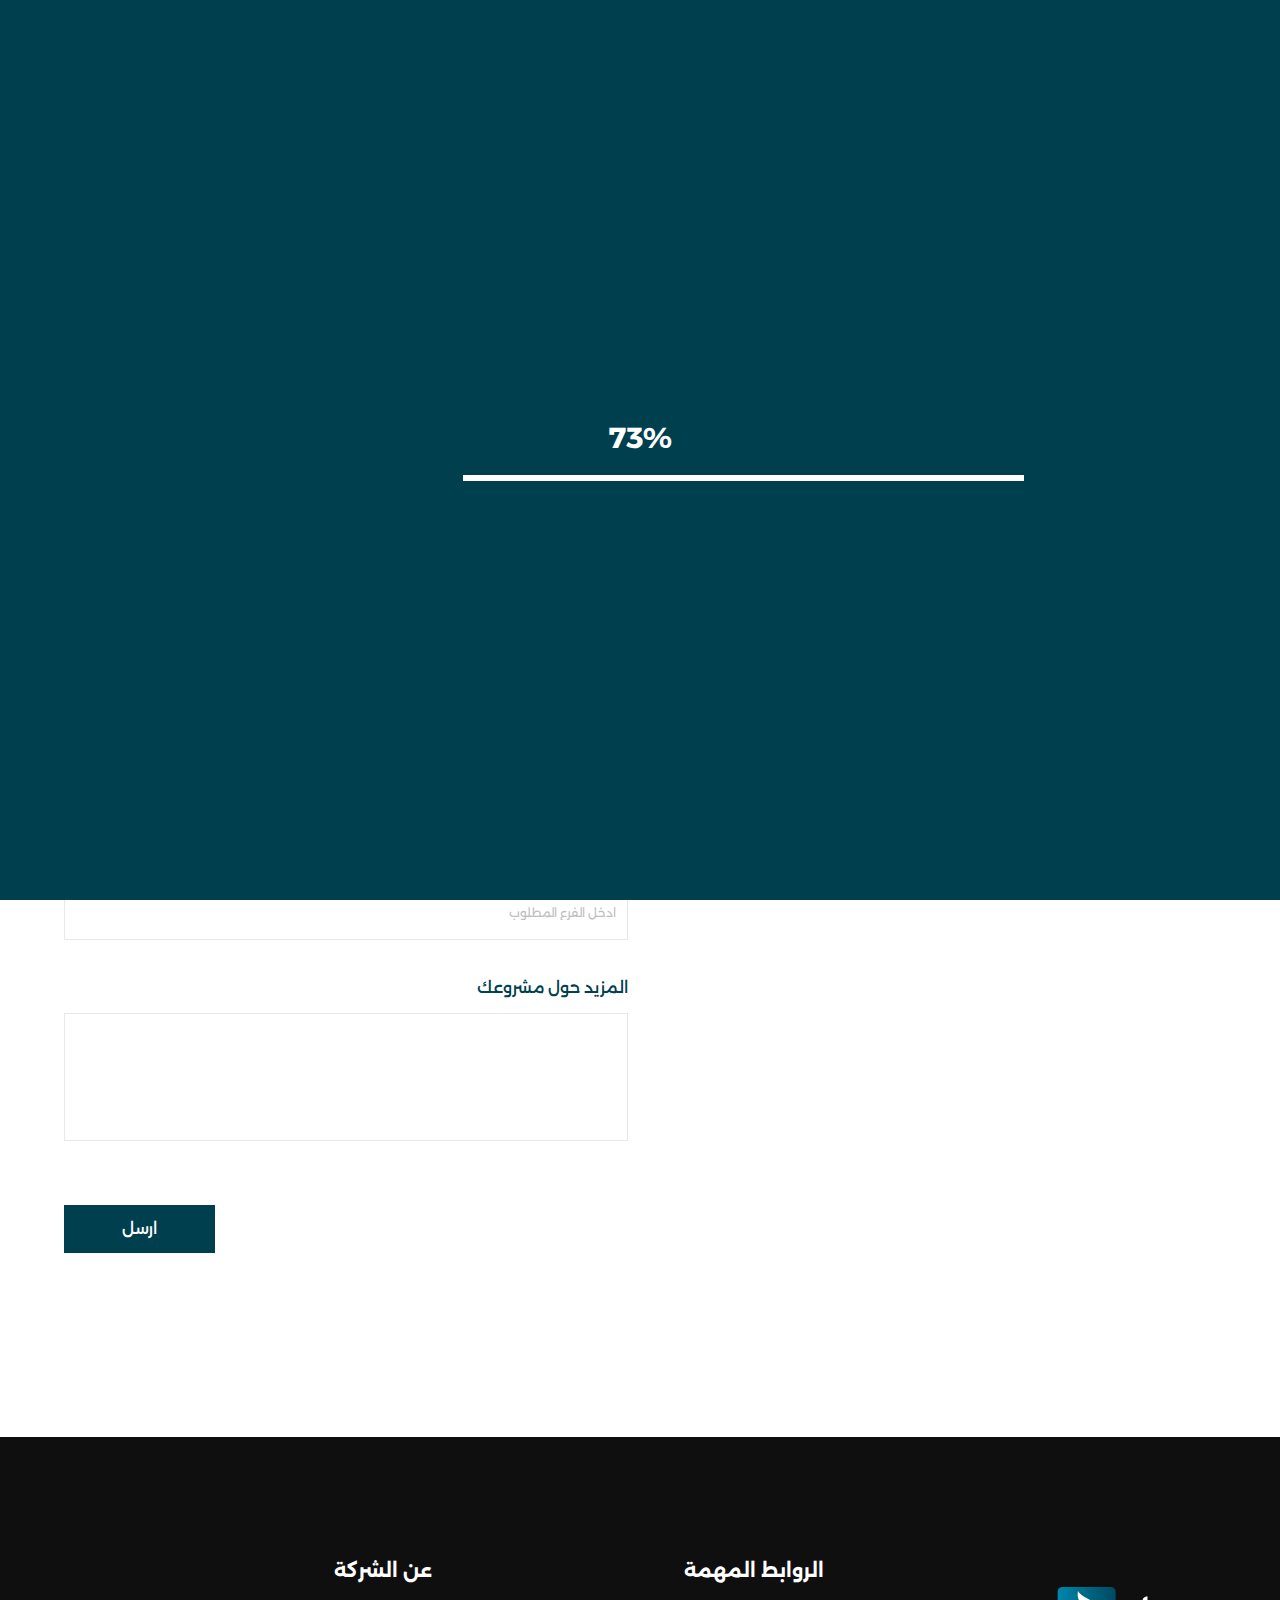
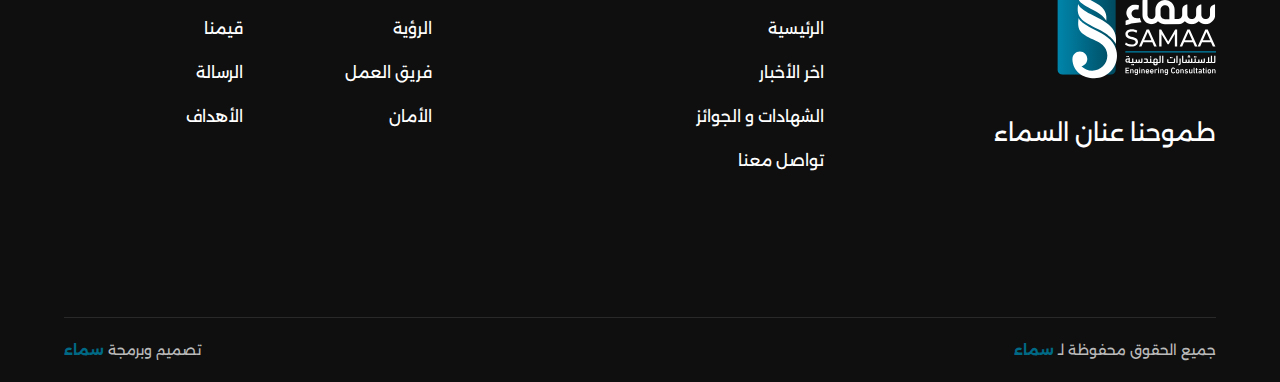
<file: contact-us.html>
<!DOCTYPE html>
<html lang="en">
<head>
    <meta charset="UTF-8">
    <meta http-equiv="X-UA-Compatible" content="IE=edge">
    <meta name="viewport" content="width=device-width, initial-scale=1.0">
    <title>SAMAA</title>
    <!--Fav Icon-->
    <link rel="shortcut icon" href="assets/images/fav/fav.svg" />
    <link rel="icon" type="image/vnd.microsoft.icon" href="assets/images/fav/fav.svg" />
    <link rel="icon" type="image/x-icon" href="assets/images/fav/fav.svg" />
    <link rel="icon" href="assets/images/fav/fav.svg" />
    <link rel="apple-touch-icon" sizes="152x152" href="assets/images/fav/fav.png" />
    <link rel="icon" type="image/png" sizes="32x32" href="assets/images/fav/fav.png" />
    <link rel="icon" type="image/png" sizes="16x16" href="assets/images/fav/fav.png" />
    <link rel="mask-icon" href="assets/images/fav/fav.svg" color="#000000" />
    <!--Fontawesome Css-->
    <link rel="stylesheet" href="assets/css/all.min.css" />
    <!--style_lenis  Animation Css-->
    <link rel="stylesheet" href="assets/css/style_lenis.css" />
    <!--bulma-->
    <link rel="stylesheet" href="assets/css/bulma-rtl.css" />
    <link rel="stylesheet" href="assets/css/swiper-bundle.min.css" />
    <!--Style Css-->
    <link rel="stylesheet" href="assets/css/main.css" />
    <!--Responsive Css-->
    <link rel="stylesheet" href="assets/css/responsive.css" />
    <script src="assets/js/gsap.min.js"></script>
</head>

<body dir="rtl" onload="move()" id="vertical">
    <div id="preloader">
        <div id="percent">1%</div>
        <div id="bar">
            <div id="barconfrm"></div>
        </div>
    </div>
    <div class="header header-relative main-tool-bar">
        <div class="container">
            <div class="columns is-flex-wrap-wrap is-align-items-center is-mobile">
                <div class="column is-5-fullhd is-5-desktop is-5-tablet is-5-mobile is-5 my-0">
                    <div class="logo">
                        <img src="assets/images/logo/logo-menu.svg" alt="logo" />
                    </div>
                </div>
                <div class="column is-7-fullhd is-7-desktop is-7-tablet is-7-mobile is-7 my-0">
                    <ul class="is-flex is-align-items-center is-justify-content-end">
                        <li>
                            <button class="btn btn-outline">
                                تواصل معنا
                                <img src="assets/images/icon/contact-arrow.svg" />
                            </button>
                        </li>
                        <li class="menue">
                            <div class="container_nav" id="container_nav">
                                <div class="bars">
                                    <img src="assets/images/icon/menue.svg" alt="menu-icon">
                                </div>
                            </div>
                        </li>
                    </ul>

                </div>
            </div>
        </div>
    </div>
     <nav class="side-nav-market" data-lenis-prevent>
        <img class="vector-menue-nav" src="assets/images/bg/vector-menue.svg" />
        <div class="header-nav">
            <div class="container is-fluid">
                <div class="columns is-flex-wrap-wrap is-align-items-center is-mobile">
                    <div class="column is-6-fullhd is-6-desktop is-6-tablet is-6-mobile is-6 my-0">
                        <div class="collapsed_logo logo">
                            <img src="assets/images/logo/logo-menu.svg" alt="logo" />
                        </div>
                    </div>
                    <div class="column is-6-fullhd is-6-desktop is-6-tablet is-6-mobile is-6 my-0">
                        <div class="close">
                            <img src="assets/images/icon/close-menu.svg" alt="icon" />
                        </div>
                    </div>
                </div>
            </div>
        </div>
        <div class="menue-linked-div">
            <div class="container">
                <div class="columns is-flex-wrap-wrap">
                    <div class="column is-4-fullhd is-4-desktop is-5-tablet is-12-mobile is-4 ">
                        <div class="menue-list">
                            <ul class="first-menue-list">
                                <li><a href="index.html">الرئيسية</a></li>
                                <li><a href="fields.html">عن الشركة</a></li>
                                <li><a href="family-samaa.html">عائلة سماء</a></li>
                                <li><a href="news.html">آخر الأخبار</a></li>
                                <li><a href="contact-us.html">تواصل معنا</a></li>
                            </ul>
                        </div>
                    </div>
                    <div class="column is-5-fullhd is-5-desktop is-6-tablet is-12-mobile is-4">
                        <div class="list-two-part">
                            <p>مجالات العمل</p>
                            <ul>
                                <li><a href="projects.html">التصميم الهندسي</a></li>
                                <li><a href="projects.html">الأعمال المساحية</a></li>
                                <li><a href="engineering_design.html">التصميم الداخلي</a></li>
                                <li><a href="our-projects.html">أعمال السلامة</a></li>
                                <li><a href="engineering_design.html">إدارة المشاريع</a></li>
                                <li><a href="projects.html">التراخيص</a></li>
                                <li><a href="projects.html">الإشراف</a></li>
                            </ul>
                        </div>
                    </div>
                    <div class="column is-3-fullhd is-3-desktop is-4-tablet is-6-mobile is-4">
                        <div class="list-menue">
                            <p>مشاريعنا</p>
                            <ul class="menue-link">
                                <li><a href="projects.html">قطاع حكومي</a></li>
                                <li><a href="projects.html"> قطاع خاص</a></li>
                                <li><a href="projects.html">أفراد </a></li>
                            </ul>
                        </div>
                    </div>
                </div>
                <div class="columns is-flex-wrap-wrap">
                    <div class="column is-6-fullhd is-6-desktop is-6-tablet is-12-mobile is-4 ">
                        <div class="menue-list">
                            <ul class="is-flex social-icon">
                                <li><a href="#"><img src="assets/images/icon/linked.svg" alt="image" /></a></li>
                                <li><a href="#"><img src="assets/images/icon/linked.svg" alt="image" /></a></li>
                            </ul>
                        </div>
                    </div>
                </div>
            </div>
        </div>

    </nav>

    <main>
        
       

      <div class="contact-us">
        <div class="container">
            <div class="columns is-flex-wrap-wrap">
                <div class="column is-6-fullhd is-6-desktop is-6-tablet is-12-mobile">

                </div>
                <div class="column is-6-fullhd is-6-desktop is-6-tablet is-12-mobile">
                    <div class="contact-form">
                        <span class="is-block">تواصل معنا</span>
                        <p>سيتم التواصل معك في أقرب وقت ممكن</p>
                        <div class="field">
                            <label class="label">الاسم</label>
                            <div class="control">
                              <input class="input" type="text" placeholder="ادخل الاسم">
                            </div>
                          </div>
                         <div class="field">
                            <label class="label">البريد الإلكتروني</label>
                            <div class="control">
                              <input class="input" type="text" placeholder="ادخل البريد الإلكتروني">
                            </div>
                          </div>
                         <div class="field">
                            <label class="label">رقم الجوال</label>
                            <div class="control">
                              <input class="input" type="text" placeholder="ادخل رقم الجوال">
                            </div>
                          </div>
                         <div class="field">
                            <label class="label">المجال</label>
                            <div class="control">
                              <input class="input" type="text" placeholder="ادخل المجال">
                            </div>
                          </div>
                         <div class="field">
                            <label class="label">الفرع المطلوب</label>
                            <div class="control">
                              <input class="input" type="text" placeholder="ادخل الفرع المطلوب">
                            </div>
                          </div>
                        <div class="field">
  <div class="field-label is-normal">
    <label class="label">المزيد حول مشروعك</label>
  </div>
  <div class="field-body">
    <div class="field">
      <div class="control">
        <textarea class="textarea" placeholder=""></textarea>
      </div>
    </div>
  </div>
</div>
                        <div class="field button_part">
  <div class="field-label">
    <!-- Left empty for spacing -->
  </div>
  <div class="field-body">
    <div class="field">
      <div class="control">
        <button class="button is-send">
            ارسل
        </button>
      </div>
    </div>
  </div>
</div>
                    </div>
                </div>
            </div>
        </div>
      </div>
        <!--------------------------------------------->
        <footer>
            <div class="top-footer-part">
                <div class="container">
                    <div class="columns is-flex-wrap-wrap">
                        <div class="column is-4-fullhd is-4-desktop is-4-tablet is-6-mobile is-4 col-footer">
                            <div class="logo-part">
                                <a href="#"><img src="assets/images/logo/footer-logo.svg" alt="image" /></a>
                                <p>طموحنا عنان السماء</p>
                            </div>
                        </div>
                        <div class="column is-4-fullhd is-4-desktop is-4-tablet is-6-mobile is-4 col-footer">
                            <div class="list-footer">
                                <p>الروابط المهمة</p>
                                <ul>
                                    <li><a href="#">الرئيسية</a></li>
                                    <li><a href="#">اخر الأخبار</a></li>
                                    <li><a href="#">الشهادات و الجوائز </a></li>
                                    <li><a href="#">تواصل معنا</a></li>
                                </ul>
                            </div>
                        </div>
                        <div class="column is-4-fullhd is-4-desktop is-4-tablet is-6-mobile is-4 col-footer">
                            <div class="list-footer">
                                <p>عن الشركة</p>
                                <ul>
                                    <li><a href="#">الرؤية</a></li>
                                    <li><a href="#">فريق العمل</a></li>
                                    <li><a href="#">الأمان</a></li>
                                    <li><a href="#">قيمنا</a></li>
                                    <li><a href="#">الرسالة</a></li>
                                    <li><a href="#">الأهداف</a></li>
                                </ul>
                            </div>
                        </div>
                    </div>
                </div>
            </div>
            <div class="bottom-footer">
                <div class="container">
                    <div class="line"></div>
                    <div class="columns is-flex-wrap-wrap is-align-items-center">
                        <div class="column is-6-fullhd is-6-desktop is-6-tablet is-12-mobile is-12 my-0">
                            <p class="has-text-right">جميع الحقوق محفوظة لـ <span>سماء</span></p>
                        </div>
                        <div class="column is-6-fullhd is-6-desktop is-6-tablet is-12-mobile is-12 my-0">
                            <p class="has-text-left">تصميم وبرمجة <span>سماء</span></p>
                        </div>
                    </div>
                </div>
            </div>
        </footer>
    </main>

    <!--JQuery Js-->
    <script src="assets/js/jQuery.js"></script>
    <!--gsap-->
    <script src="assets/js/anime.min.js"></script>
    <!--ScrollTrigger-->
    <script src="assets/js/ScrollTrigger.min.js"></script>
    <!--lenis-->
    <script src="assets/js/lenis.js"></script>
    <script src="assets/js/imagesloaded.pkgd.min.js"></script>
    <script src="assets/js/script_lenis.js"></script>
    <script src="assets/js/script-animation.js"></script>
    <!-- Swiper JS -->
    <script src="assets/js/swiper-bundle.min.js"></script>
</body>
</html>
</file>
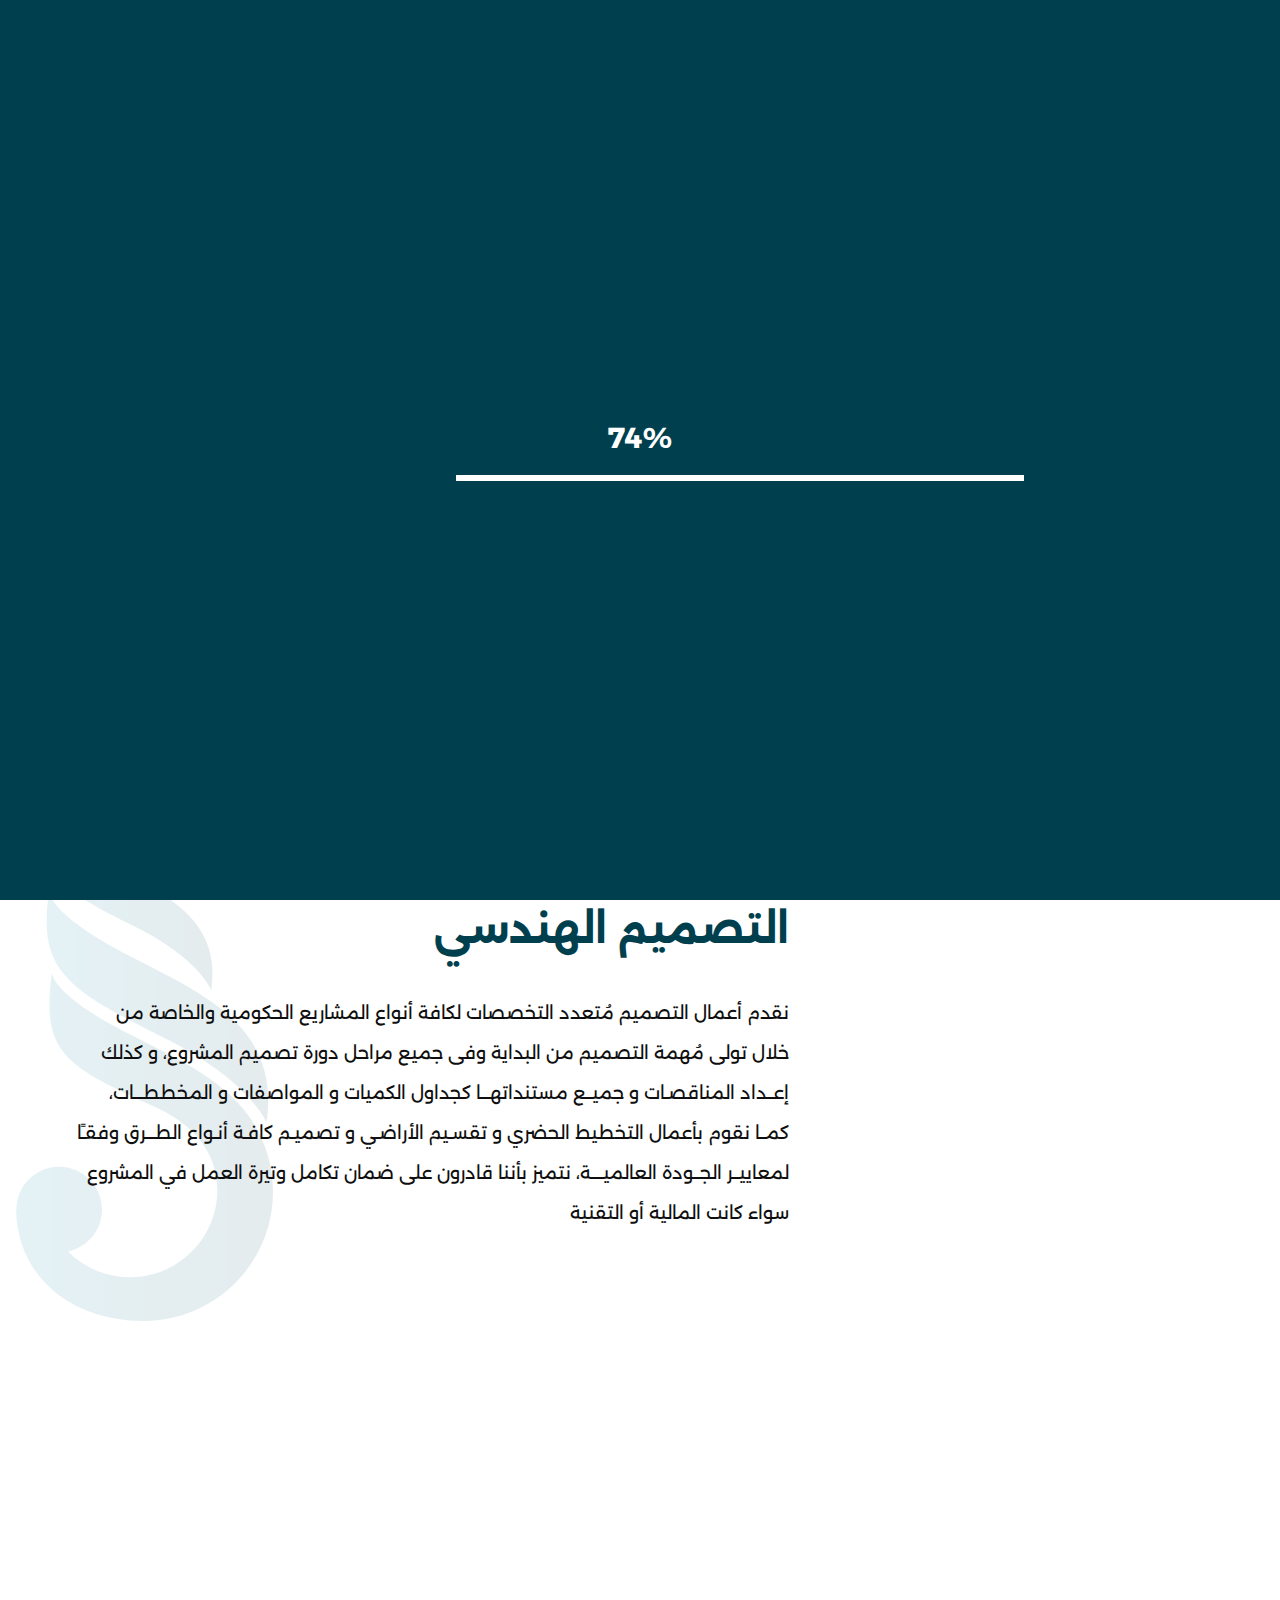
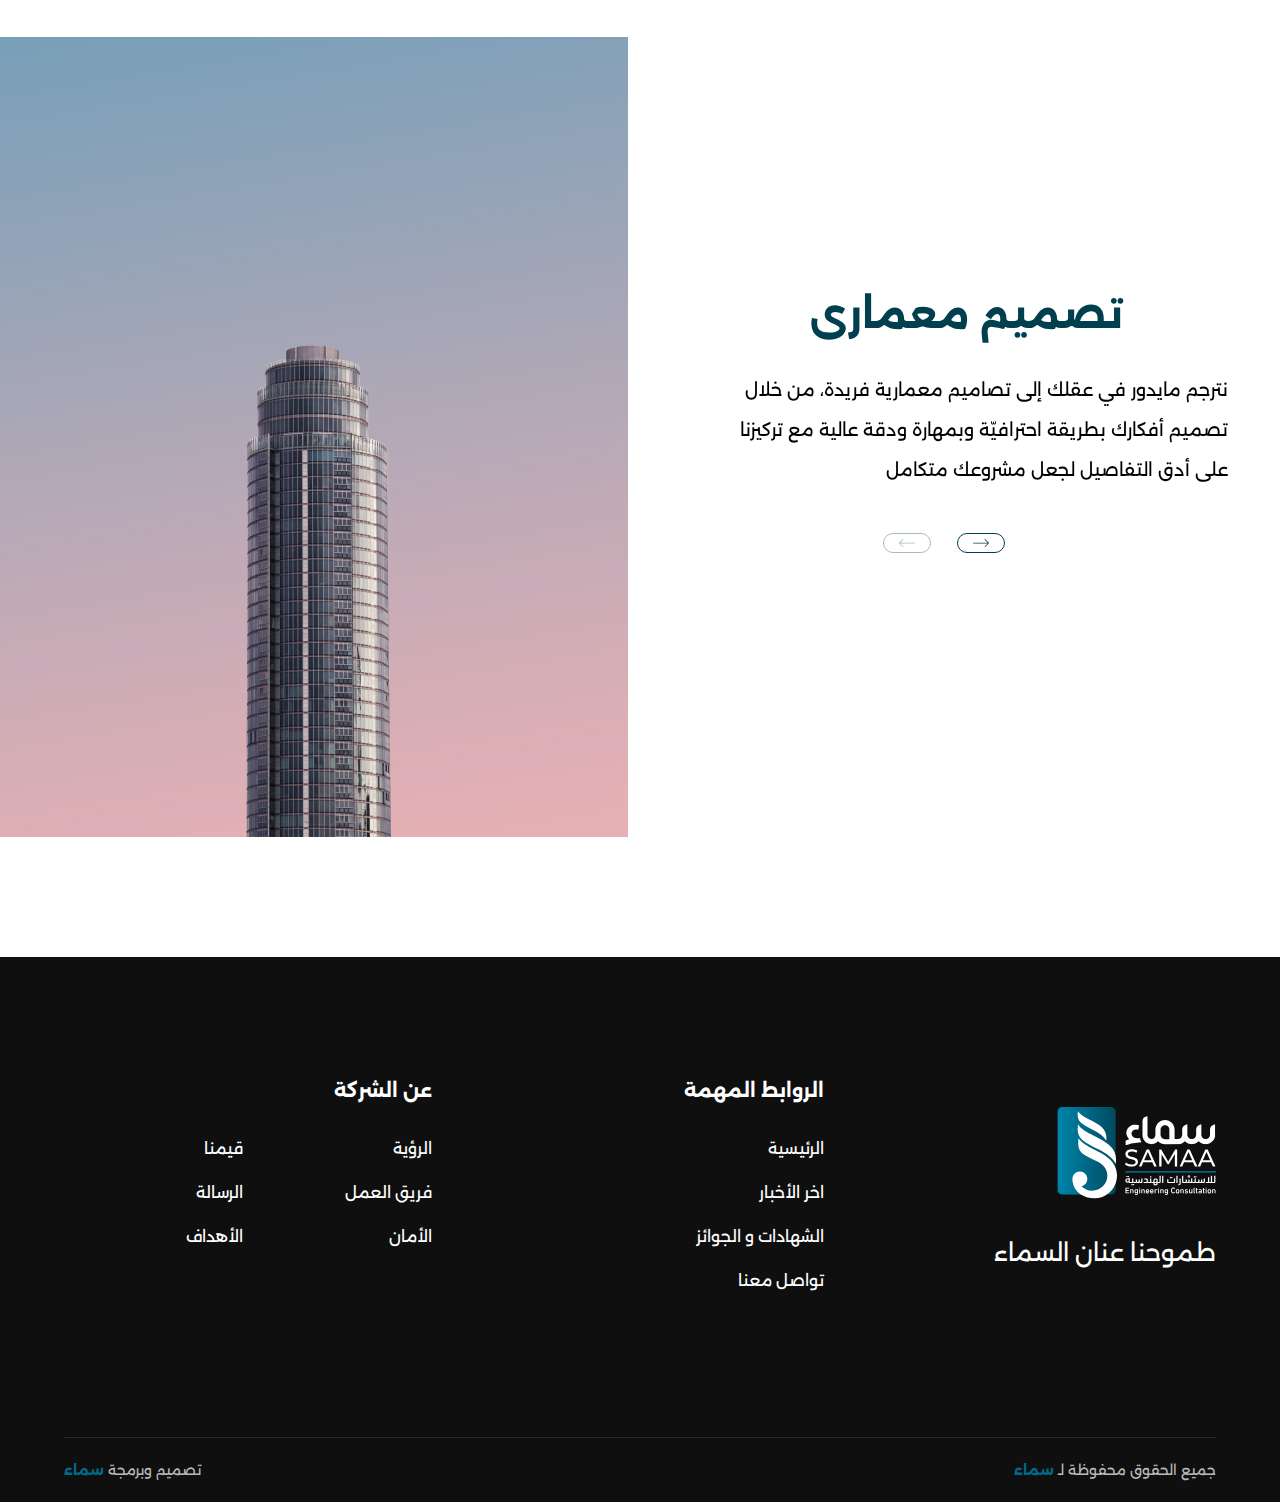
<file: engineering_design.html>
<!DOCTYPE html>
<html lang="en">
<head>
    <meta charset="UTF-8">
    <meta http-equiv="X-UA-Compatible" content="IE=edge">
    <meta name="viewport" content="width=device-width, initial-scale=1.0">
    <title>SAMAA</title>
    <!--Fav Icon-->
    <link rel="shortcut icon" href="assets/images/fav/fav.svg" />
    <link rel="icon" type="image/vnd.microsoft.icon" href="assets/images/fav/fav.svg" />
    <link rel="icon" type="image/x-icon" href="assets/images/fav/fav.svg" />
    <link rel="icon" href="assets/images/fav/fav.svg" />
    <link rel="apple-touch-icon" sizes="152x152" href="assets/images/fav/fav.png" />
    <link rel="icon" type="image/png" sizes="32x32" href="assets/images/fav/fav.png" />
    <link rel="icon" type="image/png" sizes="16x16" href="assets/images/fav/fav.png" />
    <link rel="mask-icon" href="assets/images/fav/fav.svg" color="#000000" />
    <!--Fontawesome Css-->
    <link rel="stylesheet" href="assets/css/all.min.css" />
    <!--style_lenis  Animation Css-->
    <link rel="stylesheet" href="assets/css/style_lenis.css" />
    <!--bulma-->
    <link rel="stylesheet" href="assets/css/bulma-rtl.css" />
    <link rel="stylesheet" href="assets/css/swiper-bundle.min.css" />
    <!--Style Css-->
    <link rel="stylesheet" href="assets/css/main.css" />
    <!--Responsive Css-->
    <link rel="stylesheet" href="assets/css/responsive.css" />
    <script src="assets/js/gsap.min.js"></script>
</head>

<body dir="rtl" onload="move()" id="vertical">
    <div id="preloader">
        <div id="percent">1%</div>
        <div id="bar">
            <div id="barconfrm"></div>
        </div>
    </div>
    <div class="header header-relative main-tool-bar">
        <div class="container">
            <div class="columns is-flex-wrap-wrap is-align-items-center is-mobile">
                <div class="column is-5-fullhd is-5-desktop is-5-tablet is-5-mobile is-5 my-0">
                    <div class="logo">
                        <img src="assets/images/logo/logo-menu.svg" alt="logo" />
                    </div>
                </div>
                <div class="column is-7-fullhd is-7-desktop is-7-tablet is-7-mobile is-7 my-0">
                    <ul class="is-flex is-align-items-center is-justify-content-end">
                        <li>
                            <button class="btn btn-outline">
                                تواصل معنا
                                <img src="assets/images/icon/contact-arrow.svg" />
                            </button>
                        </li>
                        <li class="menue">
                            <div class="container_nav" id="container_nav">
                                <div class="bars">
                                    <img src="assets/images/icon/menue.svg" alt="menu-icon">
                                </div>
                            </div>
                        </li>
                    </ul>

                </div>
            </div>
        </div>
    </div>
    <nav class="side-nav-market" data-lenis-prevent>
        <img class="vector-menue-nav" src="assets/images/bg/vector-menue.svg" />
        <div class="header-nav">
            <div class="container is-fluid">
                <div class="columns is-flex-wrap-wrap is-align-items-center is-mobile">
                    <div class="column is-6-fullhd is-6-desktop is-6-tablet is-6-mobile is-6 my-0">
                        <div class="collapsed_logo logo">
                            <img src="assets/images/logo/logo-menu.svg" alt="logo" />
                        </div>
                    </div>
                    <div class="column is-6-fullhd is-6-desktop is-6-tablet is-6-mobile is-6 my-0">
                        <div class="close">
                            <img src="assets/images/icon/close-menu.svg" alt="icon" />
                        </div>
                    </div>
                </div>
            </div>
        </div>
        <div class="menue-linked-div">
            <div class="container">
                <div class="columns is-flex-wrap-wrap">
                    <div class="column is-4-fullhd is-4-desktop is-5-tablet is-12-mobile is-4 ">
                        <div class="menue-list">
                            <ul class="first-menue-list">
                                <li><a href="index.html">الرئيسية</a></li>
                                <li><a href="fields.html">عن الشركة</a></li>
                                <li><a href="family-samaa.html">عائلة سماء</a></li>
                                <li><a href="news.html">آخر الأخبار</a></li>
                                <li><a href="contact-us.html">تواصل معنا</a></li>
                            </ul>
                        </div>
                    </div>
                    <div class="column is-5-fullhd is-5-desktop is-6-tablet is-12-mobile is-4">
                        <div class="list-two-part">
                            <p>مجالات العمل</p>
                            <ul>
                                <li><a href="projects.html">التصميم الهندسي</a></li>
                                <li><a href="projects.html">الأعمال المساحية</a></li>
                                <li><a href="engineering_design.html">التصميم الداخلي</a></li>
                                <li><a href="our-projects.html">أعمال السلامة</a></li>
                                <li><a href="engineering_design.html">إدارة المشاريع</a></li>
                                <li><a href="projects.html">التراخيص</a></li>
                                <li><a href="projects.html">الإشراف</a></li>
                            </ul>
                        </div>
                    </div>
                    <div class="column is-3-fullhd is-3-desktop is-4-tablet is-6-mobile is-4">
                        <div class="list-menue">
                            <p>مشاريعنا</p>
                            <ul class="menue-link">
                                <li><a href="projects.html">قطاع حكومي</a></li>
                                <li><a href="projects.html"> قطاع خاص</a></li>
                                <li><a href="projects.html">أفراد </a></li>
                            </ul>
                        </div>
                    </div>
                </div>
                <div class="columns is-flex-wrap-wrap">
                    <div class="column is-6-fullhd is-6-desktop is-6-tablet is-12-mobile is-4 ">
                        <div class="menue-list">
                            <ul class="is-flex social-icon">
                                <li><a href="#"><img src="assets/images/icon/linked.svg" alt="image" /></a></li>
                                <li><a href="#"><img src="assets/images/icon/linked.svg" alt="image" /></a></li>
                            </ul>
                        </div>
                    </div>
                </div>
            </div>
        </div>

    </nav>
    <main>
        
       

        
       <div class="fields_pages container_loading" style="background: url(assets/images/fields/enginerring-design.png);">
       </div>
       <div class="engineer_design">
        <div class="container is-fluid no-padding">
        <div class="columns is-flex-wrap-wrap is-justify-content-end">
            <div class="card design-fields-card-page">
                <header class="card-header">
                    <h4>التصميم الهندسي</h4>
                </header>
                <div class="card-content">
                    <p>نقدم أعمال التصميم مُتعدد التخصصات لكافة أنواع المشاريع الحكومية والخاصة من خلال تولى مُهمة التصميم من البداية وفى جميع مراحل دورة تصميم المشروع، و كذلك إعــداد المناقصـات و جميــع مستنداتهـــا كجداول الكميات و المواصفات و المخططـــات، كمــا نقوم بأعمال التخطيط الحضري و تقسـيم الأراضـي و تصميـم كافـة أنـواع الطـــرق وفقـًا لمعاييــر الجــودة العالميــــة، نتميز بأننا قادرون على ضمان تكامل وتيرة العمل في المشروع سواء كانت المالية أو التقنية</p>
                </div>
            </div>
        </div>
        </div>
       </div>
       <!-------------------------------------------------------------------->
      <!-- <div class="mobile-view">
        <div class="container">
            <div class="columns is-flex-wrap-wrap is-align-items-center is-mobile">
                <div class="is-12-mobile is-12 my-0">
                    <img src="assets/images/fields/architecture.png" alt="images">
                </div>
                <div class="is-12-mobile is-12 my-0">
                    <div class="div text">
                        <div class="item-section">
                          <div class="item__inner">
                            <h3>تصميم معمارى</h3>
                            <p>نترجم مايدور في عقلك إلى تصاميم معمارية فريدة، من خلال تصميم أفكارك بطريقة احترافيّة وبمهارة ودقة عالية مع تركيزنا على أدق التفاصيل لجعل مشروعك متكامل</p>
                          </div>
                        </div>
                
                         <div class="item-section">
                            <div class="item__inner">
                            <h3>تصميم انشائى </h3>
                            <p>نجمع بين الإتقان والإبداع في عملنا الهيكلي مع خبرتنا الطويلة في الهندسة الإنشائية ، نتميز بإنشاء تصاميم عالية الكفاءة ومبتكرة تقنياً وقابلًة للبناء اقتصاديًا بواسطة فريق من ذوي الخبرة من المهندسين الإنشائيين أصحاب الخبرات والقدرات والموارد الكافية للتعامل مع المشاريع بمختلف أنواعها</p>
                          </div>
                        </div>
                        <div class="item-section">
                            <div class="item__inner">
                            <h3>تصميم كهرباء </h3>
                            <p>للمنشآت الكبيرة أو الصغيرة باستخدام أحدث معدات القياس اللازمة لدراسة وقياس استهلاك المباني وهيكلتها عن طريق مجموعة من المهندسين والفنيين المختصين بأعمال تصميم وتنفيذ الكهرباء.</p>
                          </div>
                        </div>
                        <div class="item-section">
                            <div class="item__inner">
                            <h3>تصميم ميكانيكا </h3>
                            <p>نُطور المنشآت ميكانيكيًا لتصبح مكيفة على تقليل استهلاك الطاقة والانبعاثات، وتقليل استهلاك الموارد الطبيعية في إطار المحافظة على البيئة وصحة الإنسان،</p>
                          </div>
                        </div>
                      </div>
                </div>
            </div>
        </div>
       </div>-->
        <div class="slider-text-part">
        <div class="scroll-slider">
                <div class="container is-fluid no-padding">
                    <div class="columns is-flex-wrap-wrap is-align-items-center">
                        <div class="column is-6-fullhd is-6-desktop is-12-tablet is-12-mobile">
                            <!-- Swiper -->
  <div class="swiper mySwiper">
    <div class="swiper-wrapper">
      <div class="swiper-slide">
        <div class="slider-content">
            <h3>تصميم معمارى</h3>
            <p>نترجم مايدور في عقلك إلى تصاميم معمارية فريدة، من خلال تصميم أفكارك بطريقة احترافيّة وبمهارة ودقة عالية مع تركيزنا على أدق التفاصيل لجعل مشروعك متكامل</p>
        </div>
      </div>
      <div class="swiper-slide">
        <div class="slider-content">
            <h3>تصميم معمارى</h3>
            <p>نترجم مايدور في عقلك إلى تصاميم معمارية فريدة، من خلال تصميم أفكارك بطريقة احترافيّة وبمهارة ودقة عالية مع تركيزنا على أدق التفاصيل لجعل مشروعك متكامل</p>
        </div>
      </div>
      <div class="swiper-slide">
        <div class="slider-content">
            <h3>تصميم معمارى</h3>
            <p>نترجم مايدور في عقلك إلى تصاميم معمارية فريدة، من خلال تصميم أفكارك بطريقة احترافيّة وبمهارة ودقة عالية مع تركيزنا على أدق التفاصيل لجعل مشروعك متكامل</p>
        </div>
      </div>
      <div class="swiper-slide">
        <div class="slider-content">
            <h3>تصميم معمارى</h3>
            <p>نترجم مايدور في عقلك إلى تصاميم معمارية فريدة، من خلال تصميم أفكارك بطريقة احترافيّة وبمهارة ودقة عالية مع تركيزنا على أدق التفاصيل لجعل مشروعك متكامل</p>
        </div>
      </div>
      
    </div>
    <div class="arrow-box">
        <div class="swiper-button-next"></div>
    <div class="swiper-button-prev"></div>
    </div>
  </div>
                           
                        </div>
                        <div class="column is-6-fullhd is-6-desktop is-12-tablet is-12-mobile">
                            <div class="img img-grid">
                                <img src="assets/images/fields/architecture.png" alt="images">
                              </div>
                        </div>
                    </div>
                </div>
            </div>
        </div>
        <div class="wrapper">
            
          
           <!-- <section class="pinned">
              <div id="scroll-container" class="grid">
                   <div class="stepped-animation">
                  <div class="single-step">
                    <div class="single-step__inner">
                      <h3>تصميم معمارى</h3>
                      <p>نترجم مايدور في عقلك إلى تصاميم معمارية فريدة، من خلال تصميم أفكارك بطريقة احترافيّة وبمهارة ودقة عالية مع تركيزنا على أدق التفاصيل لجعل مشروعك متكامل</p>
                    </div>
                  </div>
          
                   <div class="single-step">
                    <div class="single-step__inner">
                      <h3>تصميم انشائى </h3>
                      <p>نجمع بين الإتقان والإبداع في عملنا الهيكلي مع خبرتنا الطويلة في الهندسة الإنشائية ، نتميز بإنشاء تصاميم عالية الكفاءة ومبتكرة تقنياً وقابلًة للبناء اقتصاديًا بواسطة فريق من ذوي الخبرة من المهندسين الإنشائيين أصحاب الخبرات والقدرات والموارد الكافية للتعامل مع المشاريع بمختلف أنواعها</p>
                    </div>
                  </div>
                   <div class="single-step">
                    <div class="single-step__inner">
                      <h3>تصميم كهرباء </h3>
                      <p>للمنشآت الكبيرة أو الصغيرة باستخدام أحدث معدات القياس اللازمة لدراسة وقياس استهلاك المباني وهيكلتها عن طريق مجموعة من المهندسين والفنيين المختصين بأعمال تصميم وتنفيذ الكهرباء.</p>
                    </div>
                  </div>
                   <div class="single-step">
                    <div class="single-step__inner">
                      <h3>تصميم ميكانيكا </h3>
                      <p>نُطور المنشآت ميكانيكيًا لتصبح مكيفة على تقليل استهلاك الطاقة والانبعاثات، وتقليل استهلاك الموارد الطبيعية في إطار المحافظة على البيئة وصحة الإنسان،</p>
                    </div>
                  </div>
                </div>
                <div class="img img-grid">
                  <img src="assets/images/fields/architecture.png" alt="images">
                </div>
          
               
          
              </div>
            </section>-->
          
           
          </div>
        <footer>
            <div class="top-footer-part">
                <div class="container">
                    <div class="columns is-flex-wrap-wrap">
                        <div class="column is-4-fullhd is-4-desktop is-4-tablet is-6-mobile is-4 col-footer">
                            <div class="logo-part">
                                <a href="#"><img src="assets/images/logo/footer-logo.svg" alt="image" /></a>
                                <p>طموحنا عنان السماء</p>
                            </div>
                        </div>
                        <div class="column is-4-fullhd is-4-desktop is-4-tablet is-6-mobile is-4 col-footer">
                            <div class="list-footer">
                                <p>الروابط المهمة</p>
                                <ul>
                                    <li><a href="#">الرئيسية</a></li>
                                    <li><a href="#">اخر الأخبار</a></li>
                                    <li><a href="#">الشهادات و الجوائز </a></li>
                                    <li><a href="#">تواصل معنا</a></li>
                                </ul>
                            </div>
                        </div>
                        <div class="column is-4-fullhd is-4-desktop is-4-tablet is-6-mobile is-4 col-footer">
                            <div class="list-footer">
                                <p>عن الشركة</p>
                                <ul>
                                    <li><a href="#">الرؤية</a></li>
                                    <li><a href="#">فريق العمل</a></li>
                                    <li><a href="#">الأمان</a></li>
                                    <li><a href="#">قيمنا</a></li>
                                    <li><a href="#">الرسالة</a></li>
                                    <li><a href="#">الأهداف</a></li>
                                </ul>
                            </div>
                        </div>
                    </div>
                </div>
            </div>
            <div class="bottom-footer">
                <div class="container">
                    <div class="line"></div>
                    <div class="columns is-flex-wrap-wrap is-align-items-center">
                        <div class="column is-6-fullhd is-6-desktop is-6-tablet is-12-mobile is-12 my-0">
                            <p class="has-text-right">جميع الحقوق محفوظة لـ <span>سماء</span></p>
                        </div>
                        <div class="column is-6-fullhd is-6-desktop is-6-tablet is-12-mobile is-12 my-0">
                            <p class="has-text-left">تصميم وبرمجة <span>سماء</span></p>
                        </div>
                    </div>
                </div>
            </div>
        </footer>
    </main>

    <!--JQuery Js-->
    <script src="assets/js/jQuery.js"></script>
    <!--gsap-->
    <script src="assets/js/anime.min.js"></script>
    <!--ScrollTrigger-->
    <script src="assets/js/ScrollTrigger.min.js"></script>
    <!--lenis-->
    <script src="assets/js/lenis.js"></script>
    <script src="assets/js/imagesloaded.pkgd.min.js"></script>
    <script src="assets/js/script_lenis.js"></script>
    <script src="assets/js/script-animation.js"></script>
    <!-- Swiper JS -->
    <script src="assets/js/swiper-bundle.min.js"></script>
   <!-- <script>
    gsap.registerPlugin(ScrollTrigger);

const pinDistance = 1500;
const stepHeight = document.querySelector('.stepped-animation').offsetHeight;

gsap.set('.single-step', { autoAlpha: 0 });

// Section
ScrollTrigger.create({
  trigger: ".pinned",
  start: "center center",
  end: "+=" + pinDistance,
  pin: ".wrapper",
  markers: false,
  opacity: 0,
  id: "pinned"
});

// Texts inside section
const stepsTimeline = gsap.timeline({
  scrollTrigger: {
    trigger: '.pinned .stepped-animation',
    start: 'top center',
    opacity: 0,
    end: "+=" + pinDistance,
    scrub: true,
    markers: true,
  }
});

const steps = gsap.utils.toArray(".pinned .single-step");


// loop through each step and add a callback into the timeline, spaced equally (1 second apart just to make things simple)
steps.forEach((step, i) => {
  stepsTimeline.add(() => {
    // if scrolling backward, we need to invert which element fades in or out
    const forward = stepsTimeline.scrollTrigger.direction > 0,
          inEl = forward ? step : steps[i - 1],
          outEl = forward ? steps[i - 1] : step;
    
    outEl && gsap.to(outEl, {autoAlpha: 0, duration: 0.3, overwrite: true});
    inEl && gsap.to(inEl, {autoAlpha: 1, duration: 0.3, delay: 0.3, overwrite: true});
  }, i || 0.001);
});
// add blank space to the end of the timeline so that the last element stays for a bit before unpinning.
stepsTimeline.to({}, {duration: 1})
    </script>-->
<!-- Initialize Swiper -->
  <!-- Initialize Swiper -->
  <script>
    var swiper = new Swiper(".mySwiper", {
      spaceBetween: 30,
      navigation: {
        nextEl: ".swiper-button-next",
        prevEl: ".swiper-button-prev",
      },
    });
  </script>
</body>
</html>
</file>
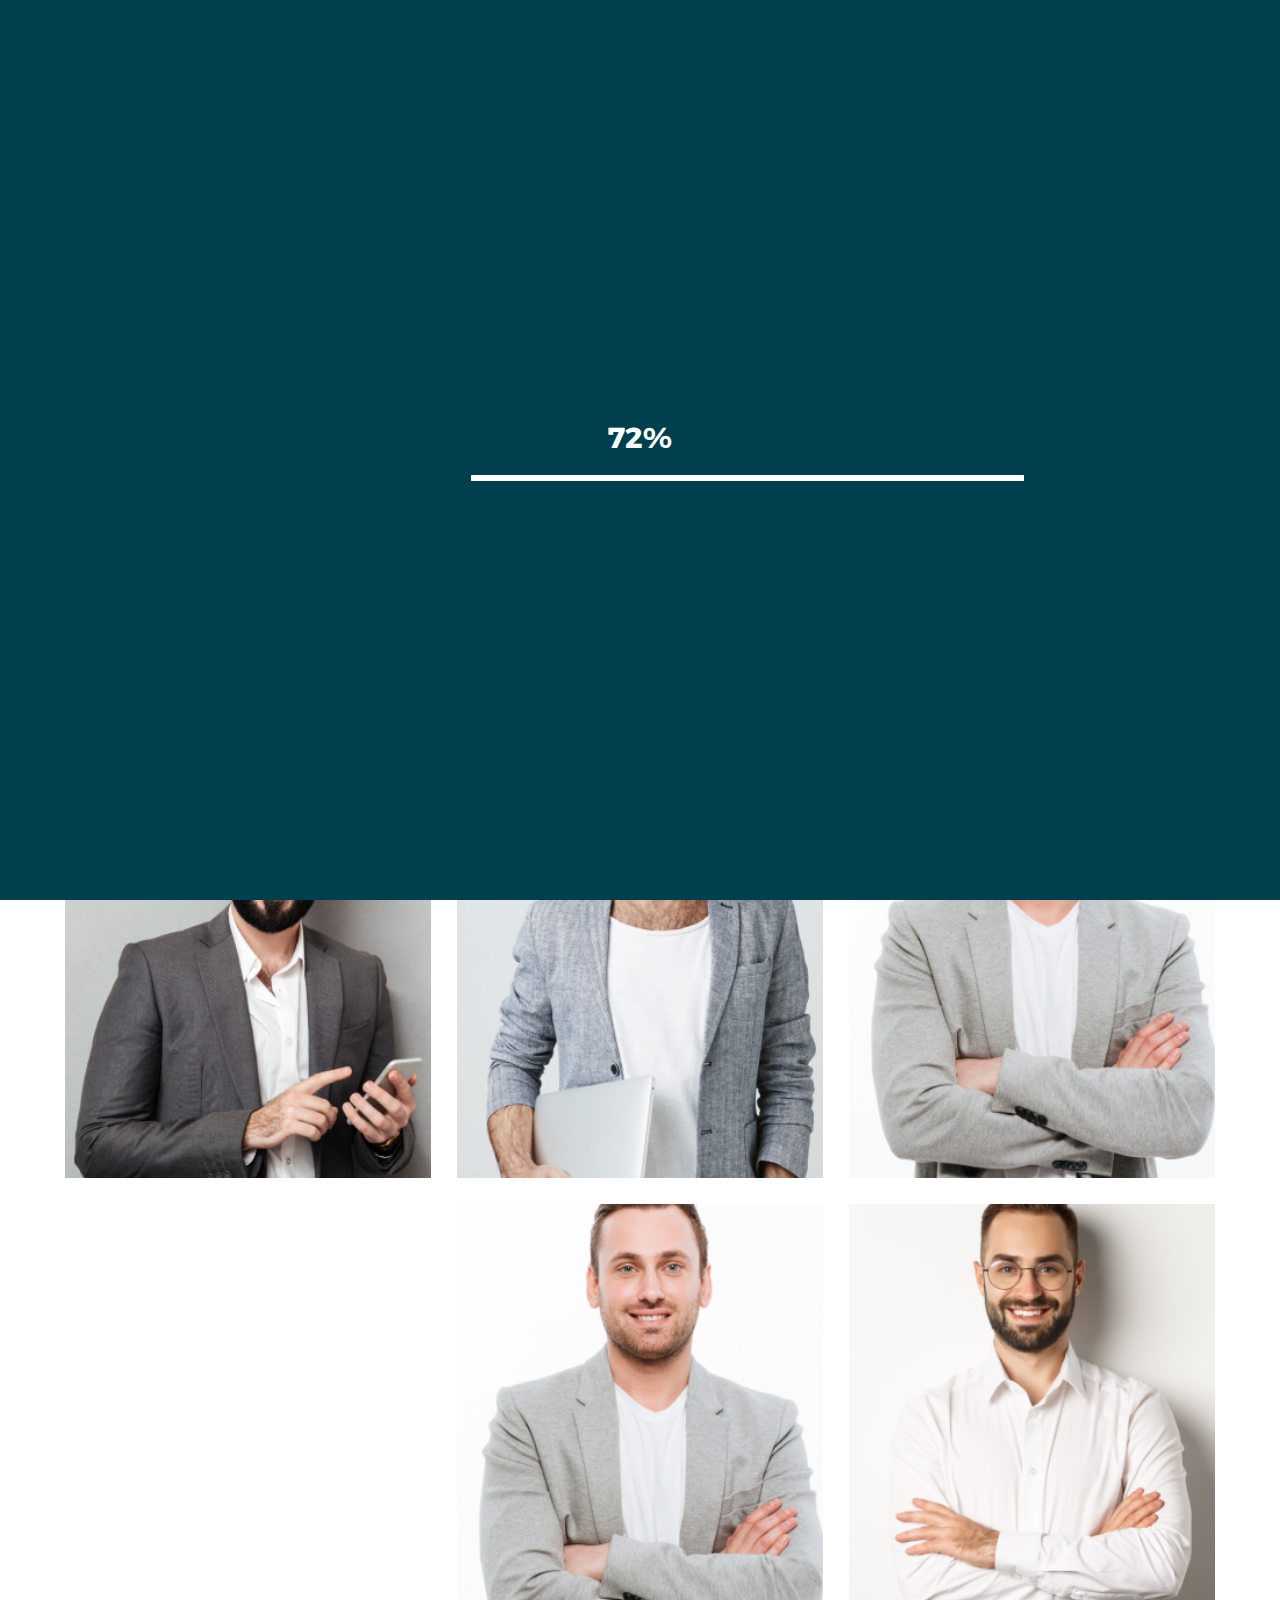
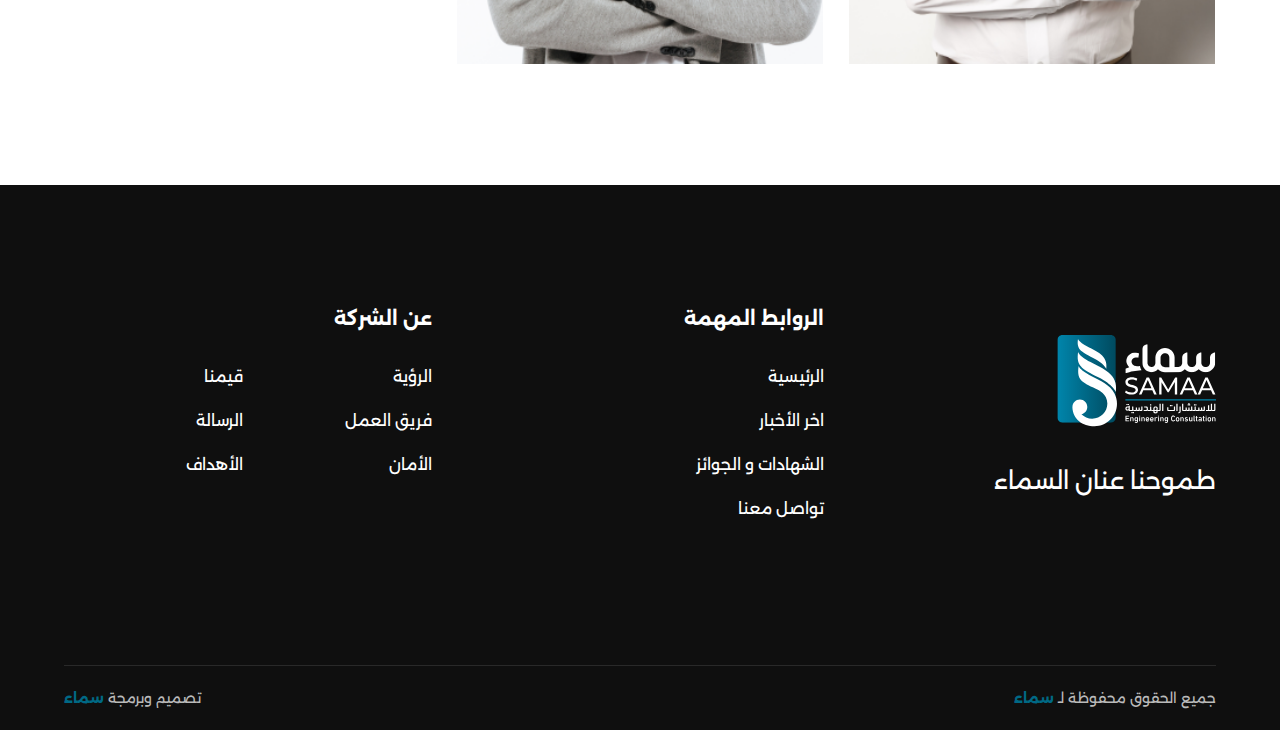
<file: family-samaa.html>
<!DOCTYPE html>
<html lang="en">
<head>
    <meta charset="UTF-8">
    <meta http-equiv="X-UA-Compatible" content="IE=edge">
    <meta name="viewport" content="width=device-width, initial-scale=1.0">
    <title>SAMAA</title>
    <!--Fav Icon-->
    <link rel="shortcut icon" href="assets/images/fav/fav.svg" />
    <link rel="icon" type="image/vnd.microsoft.icon" href="assets/images/fav/fav.svg" />
    <link rel="icon" type="image/x-icon" href="assets/images/fav/fav.svg" />
    <link rel="icon" href="assets/images/fav/fav.svg" />
    <link rel="apple-touch-icon" sizes="152x152" href="assets/images/fav/fav.png" />
    <link rel="icon" type="image/png" sizes="32x32" href="assets/images/fav/fav.png" />
    <link rel="icon" type="image/png" sizes="16x16" href="assets/images/fav/fav.png" />
    <link rel="mask-icon" href="assets/images/fav/fav.svg" color="#000000" />
    <!--Fontawesome Css-->
    <link rel="stylesheet" href="assets/css/all.min.css" />
    <!--style_lenis  Animation Css-->
    <link rel="stylesheet" href="assets/css/style_lenis.css" />
    <!--bulma-->
    <link rel="stylesheet" href="assets/css/bulma-rtl.css" />
    <link rel="stylesheet" href="assets/css/swiper-bundle.min.css" />
    <!--Style Css-->
    <link rel="stylesheet" href="assets/css/main.css" />
    <!--Responsive Css-->
    <link rel="stylesheet" href="assets/css/responsive.css" />
    <script src="assets/js/gsap.min.js"></script>
</head>

<body dir="rtl" onload="move()" id="vertical">
    <div id="preloader">
        <div id="percent">1%</div>
        <div id="bar">
            <div id="barconfrm"></div>
        </div>
    </div>
    <div class="header header-relative main-tool-bar">
        <div class="container">
            <div class="columns is-flex-wrap-wrap is-align-items-center is-mobile">
                <div class="column is-5-fullhd is-5-desktop is-5-tablet is-5-mobile is-5 my-0">
                    <div class="logo">
                        <img src="assets/images/logo/logo-menu.svg" alt="logo" />
                    </div>
                </div>
                <div class="column is-7-fullhd is-7-desktop is-7-tablet is-7-mobile is-7 my-0">
                    <ul class="is-flex is-align-items-center is-justify-content-end">
                        <li>
                            <button class="btn btn-outline">
                                تواصل معنا
                                <img src="assets/images/icon/contact-arrow.svg" />
                            </button>
                        </li>
                        <li class="menue">
                            <div class="container_nav" id="container_nav">
                                <div class="bars">
                                    <img src="assets/images/icon/menue.svg" alt="menu-icon">
                                </div>
                            </div>
                        </li>
                    </ul>

                </div>
            </div>
        </div>
    </div>
    <nav class="side-nav-market" data-lenis-prevent>
        <img class="vector-menue-nav" src="assets/images/bg/vector-menue.svg" />
        <div class="header-nav">
            <div class="container is-fluid">
                <div class="columns is-flex-wrap-wrap is-align-items-center is-mobile">
                    <div class="column is-6-fullhd is-6-desktop is-6-tablet is-6-mobile is-6 my-0">
                        <div class="collapsed_logo logo">
                            <img src="assets/images/logo/logo-menu.svg" alt="logo" />
                        </div>
                    </div>
                    <div class="column is-6-fullhd is-6-desktop is-6-tablet is-6-mobile is-6 my-0">
                        <div class="close">
                            <img src="assets/images/icon/close-menu.svg" alt="icon" />
                        </div>
                    </div>
                </div>
            </div>
        </div>
        <div class="menue-linked-div">
            <div class="container">
                <div class="columns is-flex-wrap-wrap">
                    <div class="column is-4-fullhd is-4-desktop is-5-tablet is-12-mobile is-4 ">
                        <div class="menue-list">
                            <ul class="first-menue-list">
                                <li><a href="index.html">الرئيسية</a></li>
                                <li><a href="fields.html">عن الشركة</a></li>
                                <li><a href="family-samaa.html">عائلة سماء</a></li>
                                <li><a href="news.html">آخر الأخبار</a></li>
                                <li><a href="contact-us.html">تواصل معنا</a></li>
                            </ul>
                        </div>
                    </div>
                    <div class="column is-5-fullhd is-5-desktop is-6-tablet is-12-mobile is-4">
                        <div class="list-two-part">
                            <p>مجالات العمل</p>
                            <ul>
                                <li><a href="projects.html">التصميم الهندسي</a></li>
                                <li><a href="projects.html">الأعمال المساحية</a></li>
                                <li><a href="engineering_design.html">التصميم الداخلي</a></li>
                                <li><a href="our-projects.html">أعمال السلامة</a></li>
                                <li><a href="engineering_design.html">إدارة المشاريع</a></li>
                                <li><a href="projects.html">التراخيص</a></li>
                                <li><a href="projects.html">الإشراف</a></li>
                            </ul>
                        </div>
                    </div>
                    <div class="column is-3-fullhd is-3-desktop is-4-tablet is-6-mobile is-4">
                        <div class="list-menue">
                            <p>مشاريعنا</p>
                            <ul class="menue-link">
                                <li><a href="projects.html">قطاع حكومي</a></li>
                                <li><a href="projects.html"> قطاع خاص</a></li>
                                <li><a href="projects.html">أفراد </a></li>
                            </ul>
                        </div>
                    </div>
                </div>
                <div class="columns is-flex-wrap-wrap">
                    <div class="column is-6-fullhd is-6-desktop is-6-tablet is-12-mobile is-4 ">
                        <div class="menue-list">
                            <ul class="is-flex social-icon">
                                <li><a href="#"><img src="assets/images/icon/linked.svg" alt="image" /></a></li>
                                <li><a href="#"><img src="assets/images/icon/linked.svg" alt="image" /></a></li>
                            </ul>
                        </div>
                    </div>
                </div>
            </div>
        </div>

    </nav>
    <main>
        
       

        <!--------------------------------------------->
        <div class="team-samaa">
            <div class="container">
                <div class="columns is-flex-wrap-wrap">
                    <div class="column is-3-fullhd is-4-desktop is-4-tablet is-12-mobile is-6">
                        <div class="card">
                            <div class="card-image">
                              <figure class="image">
                                <img src="assets/images/team/team1.png" alt="image">
                              </figure>
                              <div class="text-with-hover">
                                <p>عبد الرحمن بن خنين</p>
                                <span>
                                    رئيس قطاع تطوير الأعمال
                                </span>
                              </div>
                            </div>
                          </div>
                    </div>
                    <div class="column is-3-fullhd is-4-desktop is-4-tablet is-12-mobile is-6">
                        <div class="card">
                            <div class="card-image">
                              <figure class="image">
                                <img src="assets/images/team/team2.png" alt="image">
                              </figure>
                              <div class="text-with-hover">
                                <p>عبد الرحمن بن خنين</p>
                                <span>
                                    رئيس قطاع تطوير الأعمال
                                </span>
                              </div>
                            </div>
                          </div>
                    </div>
                    <div class="column is-3-fullhd is-4-desktop is-4-tablet is-12-mobile is-6">
                        <div class="card">
                            <div class="card-image">
                              <figure class="image">
                                <img src="assets/images/team/team3.png" alt="image">
                              </figure>
                              <div class="text-with-hover">
                                <p>عبد الرحمن بن خنين</p>
                                <span>
                                    رئيس قطاع تطوير الأعمال
                                </span>
                              </div>
                            </div>
                          </div>
                    </div>
                    <div class="column is-3-fullhd is-4-desktop is-4-tablet is-12-mobile is-6">
                        <div class="card">
                            <div class="card-image">
                              <figure class="image">
                                <img src="assets/images/team/team4.png" alt="image">
                              </figure>
                              <div class="text-with-hover">
                                <p>عبد الرحمن بن خنين</p>
                                <span>
                                    رئيس قطاع تطوير الأعمال
                                </span>
                              </div>
                            </div>
                          </div>
                    </div>
                    <!-------------------------------------------------------------------------------------->
                      <div class="column is-3-fullhd is-4-desktop is-4-tablet is-12-mobile is-6">
                        <div class="card">
                            <div class="card-image">
                              <figure class="image">
                                <img src="assets/images/team/team1.png" alt="image">
                              </figure>
                              <div class="text-with-hover">
                                <p>عبد الرحمن بن خنين</p>
                                <span>
                                    رئيس قطاع تطوير الأعمال
                                </span>
                              </div>
                            </div>
                          </div>
                    </div>
                    <div class="column is-3-fullhd is-4-desktop is-4-tablet is-12-mobile is-6">
                        <div class="card">
                            <div class="card-image">
                              <figure class="image">
                                <img src="assets/images/team/team2.png" alt="image">
                              </figure>
                              <div class="text-with-hover">
                                <p>عبد الرحمن بن خنين</p>
                                <span>
                                    رئيس قطاع تطوير الأعمال
                                </span>
                              </div>
                            </div>
                          </div>
                    </div>
                    <div class="column is-3-fullhd is-4-desktop is-4-tablet is-12-mobile is-6">
                        <div class="card">
                            <div class="card-image">
                              <figure class="image">
                                <img src="assets/images/team/team3.png" alt="image">
                              </figure>
                              <div class="text-with-hover">
                                <p>عبد الرحمن بن خنين</p>
                                <span>
                                    رئيس قطاع تطوير الأعمال
                                </span>
                              </div>
                            </div>
                          </div>
                    </div>
                    <div class="column is-3-fullhd is-4-desktop is-4-tablet is-12-mobile is-6">
                        <div class="card">
                            <div class="card-image">
                              <figure class="image">
                                <img src="assets/images/team/team4.png" alt="image">
                              </figure>
                              <div class="text-with-hover">
                                <p>عبد الرحمن بن خنين</p>
                                <span>
                                    رئيس قطاع تطوير الأعمال
                                </span>
                              </div>
                            </div>
                          </div>
                    </div>
                </div>
            </div>
        </div>
        <!--------------------------------------------->
        <footer>
            <div class="top-footer-part">
                <div class="container">
                    <div class="columns is-flex-wrap-wrap">
                        <div class="column is-4-fullhd is-4-desktop is-4-tablet is-6-mobile is-4 col-footer">
                            <div class="logo-part">
                                <a href="#"><img src="assets/images/logo/footer-logo.svg" alt="image" /></a>
                                <p>طموحنا عنان السماء</p>
                            </div>
                        </div>
                        <div class="column is-4-fullhd is-4-desktop is-4-tablet is-6-mobile is-4 col-footer">
                            <div class="list-footer">
                                <p>الروابط المهمة</p>
                                <ul>
                                    <li><a href="#">الرئيسية</a></li>
                                    <li><a href="#">اخر الأخبار</a></li>
                                    <li><a href="#">الشهادات و الجوائز </a></li>
                                    <li><a href="#">تواصل معنا</a></li>
                                </ul>
                            </div>
                        </div>
                        <div class="column is-4-fullhd is-4-desktop is-4-tablet is-6-mobile is-4 col-footer">
                            <div class="list-footer">
                                <p>عن الشركة</p>
                                <ul>
                                    <li><a href="#">الرؤية</a></li>
                                    <li><a href="#">فريق العمل</a></li>
                                    <li><a href="#">الأمان</a></li>
                                    <li><a href="#">قيمنا</a></li>
                                    <li><a href="#">الرسالة</a></li>
                                    <li><a href="#">الأهداف</a></li>
                                </ul>
                            </div>
                        </div>
                    </div>
                </div>
            </div>
            <div class="bottom-footer">
                <div class="container">
                    <div class="line"></div>
                    <div class="columns is-flex-wrap-wrap is-align-items-center">
                        <div class="column is-6-fullhd is-6-desktop is-6-tablet is-12-mobile is-12 my-0">
                            <p class="has-text-right">جميع الحقوق محفوظة لـ <span>سماء</span></p>
                        </div>
                        <div class="column is-6-fullhd is-6-desktop is-6-tablet is-12-mobile is-12 my-0">
                            <p class="has-text-left">تصميم وبرمجة <span>سماء</span></p>
                        </div>
                    </div>
                </div>
            </div>
        </footer>
    </main>

    <!--JQuery Js-->
    <script src="assets/js/jQuery.js"></script>
    <!--gsap-->
    <script src="assets/js/anime.min.js"></script>
    <!--ScrollTrigger-->
    <script src="assets/js/ScrollTrigger.min.js"></script>
    <!--lenis-->
    <script src="assets/js/lenis.js"></script>
    <script src="assets/js/imagesloaded.pkgd.min.js"></script>
    <script src="assets/js/script_lenis.js"></script>
    <script src="assets/js/script-animation.js"></script>
    <!-- Swiper JS -->
    <script src="assets/js/swiper-bundle.min.js"></script>
</body>
</html>
</file>
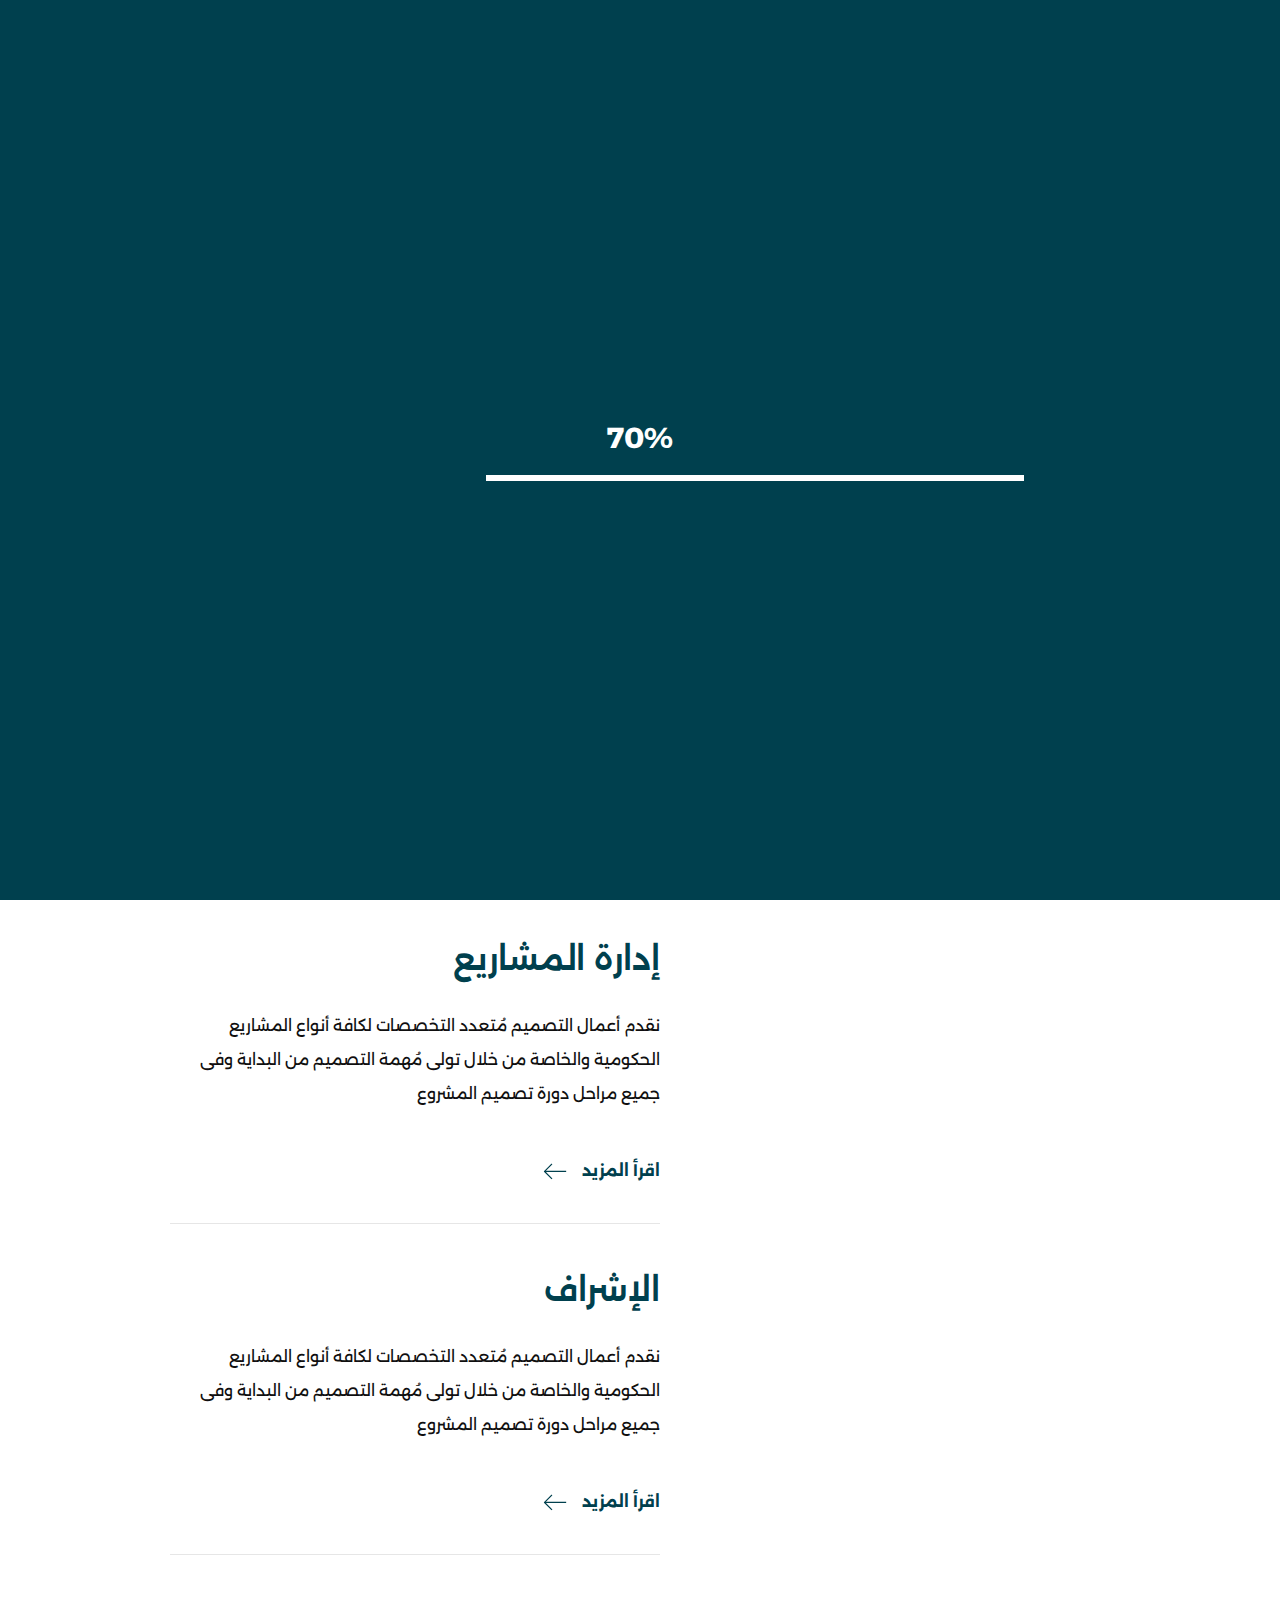
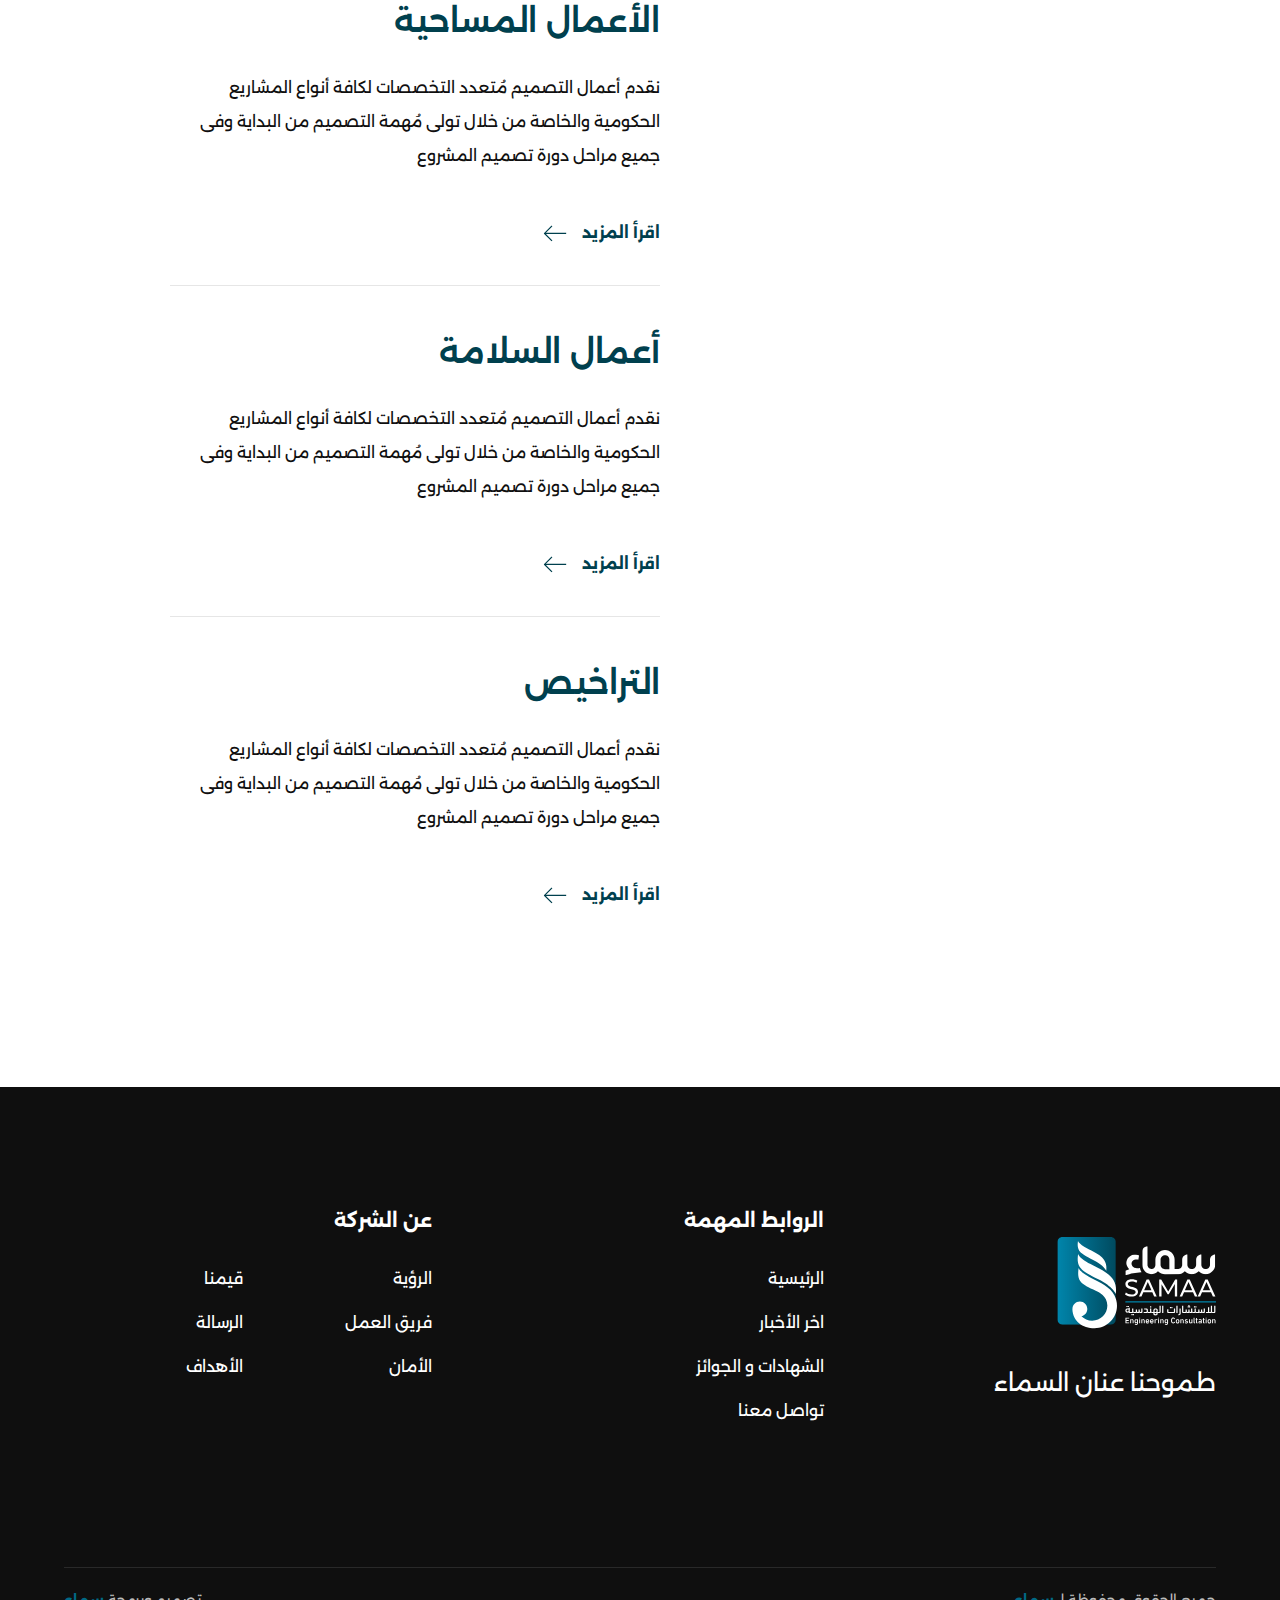
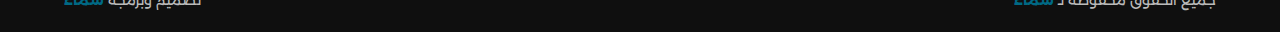
<file: fields.html>
<!DOCTYPE html>
<html lang="en">
<head>
    <meta charset="UTF-8">
    <meta http-equiv="X-UA-Compatible" content="IE=edge">
    <meta name="viewport" content="width=device-width, initial-scale=1.0">
    <title>SAMAA</title>
    <!--Fav Icon-->
    <link rel="shortcut icon" href="assets/images/fav/fav.svg" />
    <link rel="icon" type="image/vnd.microsoft.icon" href="assets/images/fav/fav.svg">
    <link rel="icon" type="image/x-icon" href="assets/images/fav/fav.svg">
    <link rel="icon" href="assets/images/fav/fav.svg" />
    <link rel="apple-touch-icon" sizes="152x152" href="assets/images/fav/fav.png">
    <link rel="icon" type="image/png" sizes="32x32" href="assets/images/fav/fav.png">
    <link rel="icon" type="image/png" sizes="16x16" href="assets/images/fav/fav.png">
    <link rel="mask-icon" href="assets/images/fav/fav.svg" color="#000000">
    <!--Fontawesome Css-->
    <link rel="stylesheet" href="assets/css/all.min.css">
    <!--style_lenis  Animation Css-->
    <link rel="stylesheet" href="assets/css/style_lenis.css">
    <!--bulma-->
    <link rel="stylesheet" href="assets/css/bulma-rtl.css">
    <link rel="stylesheet" href="assets/css/swiper-bundle.min.css" />
    <!--Style Css-->
    <link rel="stylesheet" href="assets/css/main.css">
    <!--Responsive Css-->
    <link rel="stylesheet" href="assets/css/responsive.css">
    <script src="assets/js/gsap.min.js"></script>
</head>

<body dir="rtl" onload="move()" id="vertical">
    <div id="preloader">
        <div id="percent">1%</div>
        <div id="bar">
            <div id="barconfrm"></div>
        </div>
    </div>
    <div class="header header-relative main-tool-bar">
        <div class="container">
            <div class="columns is-flex-wrap-wrap is-align-items-center is-mobile">
                <div class="column is-5-fullhd is-5-desktop is-5-tablet is-5-mobile is-5 my-0">
                    <div class="logo">
                        <img src="assets/images/logo/logo-menu.svg" alt="logo" />
                    </div>
                </div>
                <div class="column is-7-fullhd is-7-desktop is-7-tablet is-7-mobile is-7 my-0">
                    <ul class="is-flex is-align-items-center is-justify-content-end">
                        <li>
                            <button class="btn btn-outline">
                                تواصل معنا
                                <img src="assets/images/icon/contact-arrow.svg" />
                            </button>
                        </li>
                        <li class="menue">
                            <div class="container_nav" id="container_nav">
                                <div class="bars">
                                    <img src="assets/images/icon/menue.svg" alt="menu-icon">
                                </div>
                            </div>
                        </li>
                    </ul>

                </div>
            </div>
        </div>
    </div>
    <nav class="side-nav-market" data-lenis-prevent>
        <img class="vector-menue-nav" src="assets/images/bg/vector-menue.svg" />
        <div class="header-nav">
            <div class="container is-fluid">
                <div class="columns is-flex-wrap-wrap is-align-items-center is-mobile">
                    <div class="column is-6-fullhd is-6-desktop is-6-tablet is-6-mobile is-6 my-0">
                        <div class="collapsed_logo logo">
                            <img src="assets/images/logo/logo-menu.svg" alt="logo" />
                        </div>
                    </div>
                    <div class="column is-6-fullhd is-6-desktop is-6-tablet is-6-mobile is-6 my-0">
                        <div class="close">
                            <img src="assets/images/icon/close-menu.svg" alt="icon" />
                        </div>
                    </div>
                </div>
            </div>
        </div>
        <div class="menue-linked-div">
            <div class="container">
                <div class="columns is-flex-wrap-wrap">
                    <div class="column is-4-fullhd is-4-desktop is-5-tablet is-12-mobile is-4 ">
                        <div class="menue-list">
                            <ul class="first-menue-list">
                                <li><a href="index.html">الرئيسية</a></li>
                                <li><a href="fields.html">عن الشركة</a></li>
                                <li><a href="family-samaa.html">عائلة سماء</a></li>
                                <li><a href="news.html">آخر الأخبار</a></li>
                                <li><a href="contact-us.html">تواصل معنا</a></li>
                            </ul>
                        </div>
                    </div>
                    <div class="column is-5-fullhd is-5-desktop is-6-tablet is-12-mobile is-4">
                        <div class="list-two-part">
                            <p>مجالات العمل</p>
                            <ul>
                                <li><a href="projects.html">التصميم الهندسي</a></li>
                                <li><a href="projects.html">الأعمال المساحية</a></li>
                                <li><a href="engineering_design.html">التصميم الداخلي</a></li>
                                <li><a href="our-projects.html">أعمال السلامة</a></li>
                                <li><a href="engineering_design.html">إدارة المشاريع</a></li>
                                <li><a href="projects.html">التراخيص</a></li>
                                <li><a href="projects.html">الإشراف</a></li>
                            </ul>
                        </div>
                    </div>
                    <div class="column is-3-fullhd is-3-desktop is-4-tablet is-6-mobile is-4">
                        <div class="list-menue">
                            <p>مشاريعنا</p>
                            <ul class="menue-link">
                                <li><a href="projects.html">قطاع حكومي</a></li>
                                <li><a href="projects.html"> قطاع خاص</a></li>
                                <li><a href="projects.html">أفراد </a></li>
                            </ul>
                        </div>
                    </div>
                </div>
                <div class="columns is-flex-wrap-wrap">
                    <div class="column is-6-fullhd is-6-desktop is-6-tablet is-12-mobile is-4 ">
                        <div class="menue-list">
                            <ul class="is-flex social-icon">
                                <li><a href="#"><img src="assets/images/icon/linked.svg" alt="image" /></a></li>
                                <li><a href="#"><img src="assets/images/icon/linked.svg" alt="image" /></a></li>
                            </ul>
                        </div>
                    </div>
                </div>
            </div>
        </div>

    </nav>
    <main>
        <div class="project_fields">
            <div class="container">
                <div class="columns is-flex-wrap-wrap ">
                    <div class=" column is-4-fullhd is-5-desktop is-6-tablet is-12-mobile">
                        <section class="section section_scroll h-100">
                            <div class="box">
                              <div class="text">
                                  <div class="Project-fields-title">
                                      <h3>مجالات العمل</h3>
                                      <p>يجمع متخصصينا بين الإبداع والتطبيق العملي لتقديم حلول مرنة وموثوقة وقابلة للتطوير لمساعدة الأفراد والمؤسسات على النمو</p>
                                      <img src="assets/images/projects/project-fields.png" alt="images">
                                  </div>
                              </div>
                            </div>
                          </section>
                    </div>
                    <div class="column is-8-fullhd is-7-desktop is-6-tablet is-12-mobile">
                       <section  class=" scrolled-section-part h-100">
                         <div class="project_field_items">
                            <h4>التصميم الهندسي</h4>
                            <p>نقدم أعمال التصميم مُتعدد التخصصات لكافة أنواع المشاريع الحكومية والخاصة من خلال تولى مُهمة التصميم من البداية وفى جميع مراحل دورة تصميم المشروع</p>
                            <a href="#"> اقرأ المزيد <img src="assets/images/icon/read-more.svg" alt="icon"/></a>
                        </div>
                        <div class="project_field_items">
                            <h4>التصميم الداخلي</h4>
                            <p>نقدم أعمال التصميم مُتعدد التخصصات لكافة أنواع المشاريع الحكومية والخاصة من خلال تولى مُهمة التصميم من البداية وفى جميع مراحل دورة تصميم المشروع</p>
                            <a href="#"> اقرأ المزيد <img src="assets/images/icon/read-more.svg" alt="icon"/></a>
                        </div>
                        <div class="project_field_items">
                            <h4> إدارة المشاريع</h4>
                            <p>نقدم أعمال التصميم مُتعدد التخصصات لكافة أنواع المشاريع الحكومية والخاصة من خلال تولى مُهمة التصميم من البداية وفى جميع مراحل دورة تصميم المشروع</p>
                            <a href="#"> اقرأ المزيد <img src="assets/images/icon/read-more.svg" alt="icon"/></a>
                        </div>
                        <div class="project_field_items">
                            <h4>الإشراف</h4>
                            <p>نقدم أعمال التصميم مُتعدد التخصصات لكافة أنواع المشاريع الحكومية والخاصة من خلال تولى مُهمة التصميم من البداية وفى جميع مراحل دورة تصميم المشروع</p>
                            <a href="#"> اقرأ المزيد <img src="assets/images/icon/read-more.svg" alt="icon"/></a>
                        </div>
                        <div class="project_field_items">
                            <h4>الأعمال المساحية </h4>
                            <p>نقدم أعمال التصميم مُتعدد التخصصات لكافة أنواع المشاريع الحكومية والخاصة من خلال تولى مُهمة التصميم من البداية وفى جميع مراحل دورة تصميم المشروع</p>
                            <a href="#"> اقرأ المزيد <img src="assets/images/icon/read-more.svg" alt="icon"/></a>
                        </div>
                        <div class="project_field_items">
                            <h4> أعمال السلامة</h4>
                            <p>نقدم أعمال التصميم مُتعدد التخصصات لكافة أنواع المشاريع الحكومية والخاصة من خلال تولى مُهمة التصميم من البداية وفى جميع مراحل دورة تصميم المشروع</p>
                            <a href="#"> اقرأ المزيد <img src="assets/images/icon/read-more.svg" alt="icon"/></a>
                        </div>
                        <div class="project_field_items">
                            <h4> التراخيص</h4>
                            <p>نقدم أعمال التصميم مُتعدد التخصصات لكافة أنواع المشاريع الحكومية والخاصة من خلال تولى مُهمة التصميم من البداية وفى جميع مراحل دورة تصميم المشروع</p>
                            <a href="#"> اقرأ المزيد <img src="assets/images/icon/read-more.svg" alt="icon"/></a>
                        </div>
                        </section >
                    </div>
                </div>
              </div>
        </div>
        
        
       
       
        <footer>
            <div class="top-footer-part">
                <div class="container">
                    <div class="columns is-flex-wrap-wrap">
                        <div class="column is-4-fullhd is-4-desktop is-4-tablet is-6-mobile is-4 col-footer">
                            <div class="logo-part">
                                <a href="#"><img src="assets/images/logo/footer-logo.svg" alt="image" /></a>
                                <p>طموحنا عنان السماء</p>
                            </div>
                        </div>
                        <div class="column is-4-fullhd is-4-desktop is-4-tablet is-6-mobile is-4 col-footer">
                            <div class="list-footer">
                                <p>الروابط المهمة</p>
                                <ul>
                                    <li><a href="#">الرئيسية</a></li>
                                    <li><a href="#">اخر الأخبار</a></li>
                                    <li><a href="#">الشهادات و الجوائز </a></li>
                                    <li><a href="#">تواصل معنا</a></li>
                                </ul>
                            </div>
                        </div>
                        <div class="column is-4-fullhd is-4-desktop is-4-tablet is-6-mobile is-4 col-footer">
                            <div class="list-footer">
                                <p>عن الشركة</p>
                                <ul>
                                    <li><a href="#">الرؤية</a></li>
                                    <li><a href="#">فريق العمل</a></li>
                                    <li><a href="#">الأمان</a></li>
                                    <li><a href="#">قيمنا</a></li>
                                    <li><a href="#">الرسالة</a></li>
                                    <li><a href="#">الأهداف</a></li>
                                </ul>
                            </div>
                        </div>
                    </div>
                </div>
            </div>
            <div class="bottom-footer">
                <div class="container">
                    <div class="line"></div>
                    <div class="columns is-flex-wrap-wrap is-align-items-center">
                        <div class="column is-6-fullhd is-6-desktop is-6-tablet is-12-mobile is-12 my-0">
                            <p class="has-text-right">جميع الحقوق محفوظة لـ <span>سماء</span></p>
                        </div>
                        <div class="column is-6-fullhd is-6-desktop is-6-tablet is-12-mobile is-12 my-0">
                            <p class="has-text-left">تصميم وبرمجة <span>سماء</span></p>
                        </div>
                    </div>
                </div>
            </div>
        </footer>
    </main>

    <!--JQuery Js-->
    <script src="assets/js/jQuery.js"></script>
    <!--gsap-->
    <script src="assets/js/anime.min.js"></script>
    <!--ScrollTrigger-->
    <script src="assets/js/ScrollTrigger.min.js"></script>
    <!--lenis-->
    <script src="assets/js/lenis.js"></script>
    <script src="assets/js/imagesloaded.pkgd.min.js"></script>
    <script src="assets/js/script_lenis.js"></script>
    <script src="assets/js/script-animation.js"></script>
    <!-- Swiper JS -->
    <script src="assets/js/swiper-bundle.min.js"></script>
    <script>

const section = document.body.querySelector('.section_scroll')
const box = document.body.querySelector('.box')

const t2 = gsap.timeline({ paused: true })

t2.fromTo(box, { y: 0 }, { y: '100vh', duration: 1, ease: 'none' }, 0)
const st = ScrollTrigger.create({
  animation: t2,
  trigger: section,
  start: 'top top',
  end: 'bottom top',
  scrub: true
})

    </script>
</body>
</html>
</file>
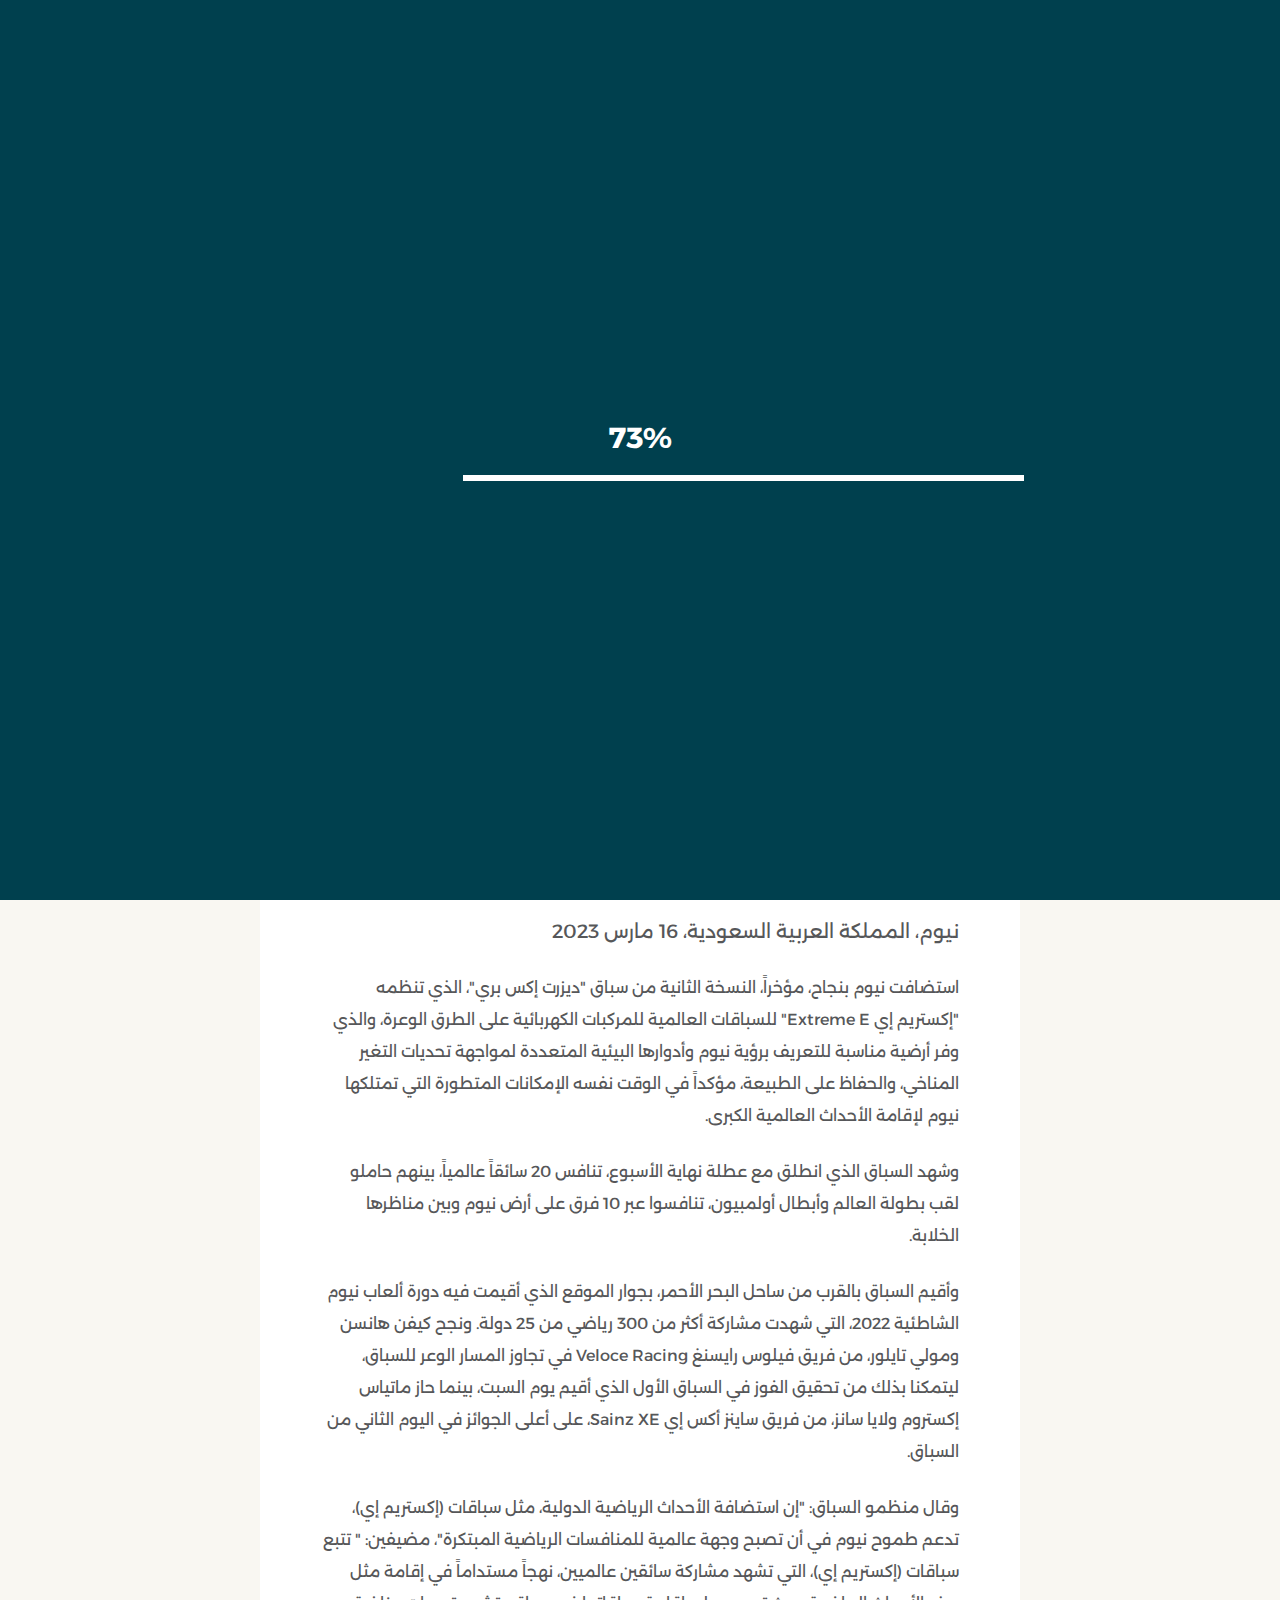
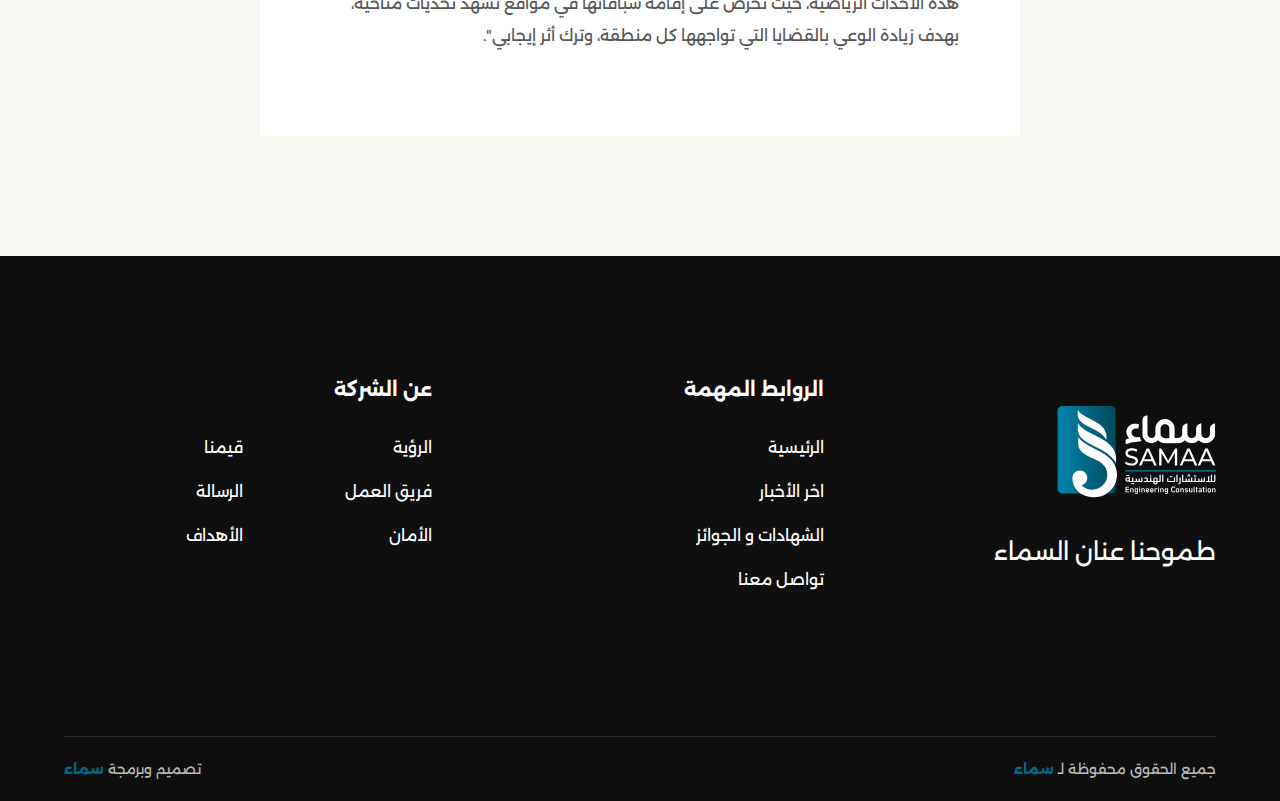
<file: news-details.html>
<!DOCTYPE html>
<html lang="en">
  <head>
    <meta charset="UTF-8" />
    <meta http-equiv="X-UA-Compatible" content="IE=edge" />
    <meta name="viewport" content="width=device-width, initial-scale=1.0" />
    <title>SAMAA</title>
    <!--Fav Icon-->
    <link rel="shortcut icon" href="assets/images/fav/fav.svg" />
    <link
      rel="icon"
      type="image/vnd.microsoft.icon"
      href="assets/images/fav/fav.svg"
    />
    <link rel="icon" type="image/x-icon" href="assets/images/fav/fav.svg" />
    <link rel="icon" href="assets/images/fav/fav.svg" />
    <link
      rel="apple-touch-icon"
      sizes="152x152"
      href="assets/images/fav/fav.png"
    />
    <link
      rel="icon"
      type="image/png"
      sizes="32x32"
      href="assets/images/fav/fav.png"
    />
    <link
      rel="icon"
      type="image/png"
      sizes="16x16"
      href="assets/images/fav/fav.png"
    />
    <link rel="mask-icon" href="assets/images/fav/fav.svg" color="#000000" />
    <!--Fontawesome Css-->
    <link rel="stylesheet" href="assets/css/all.min.css" />
    <!--style_lenis  Animation Css-->
    <link rel="stylesheet" href="assets/css/style_lenis.css" />
    <!--bulma-->
    <link rel="stylesheet" href="assets/css/bulma-rtl.css" />
    <link rel="stylesheet" href="assets/css/swiper-bundle.min.css" />
    <!--Style Css-->
    <link rel="stylesheet" href="assets/css/main.css" />
    <!--Responsive Css-->
    <link rel="stylesheet" href="assets/css/responsive.css" />
    <script src="assets/js/gsap.min.js"></script>
  </head>

  <body dir="rtl" onload="move()" id="vertical" class="bg-color">
    <div id="preloader">
      <div id="percent">1%</div>
      <div id="bar">
        <div id="barconfrm"></div>
      </div>
    </div>
    <div class="header main-tool-bar">
      <div class="container">
        <div class="columns is-flex-wrap-wrap is-align-items-center is-mobile">
          <div
            class="column is-5-fullhd is-5-desktop is-5-tablet is-5-mobile is-5 my-0"
          >
            <div class="logo">
              <img src="assets/images/logo/logo.svg" alt="logo" />
            </div>
          </div>
          <div
            class="column is-7-fullhd is-7-desktop is-7-tablet is-7-mobile is-7 my-0"
          >
            <ul class="is-flex is-align-items-center is-justify-content-end">
              <li>
                <button class="btn btn-outline">
                  تواصل معنا
                  <img src="assets/images/icon/contact-arrow.svg" />
                </button>
              </li>
              <li class="menue">
                <div class="container_nav" id="container_nav">
                  <div class="bars">
                    <img src="assets/images/icon/menue.svg" alt="menu-icon" />
                  </div>
                </div>
              </li>
            </ul>
          </div>
        </div>
      </div>
    </div>
     <nav class="side-nav-market" data-lenis-prevent>
        <img class="vector-menue-nav" src="assets/images/bg/vector-menue.svg" />
        <div class="header-nav">
            <div class="container is-fluid">
                <div class="columns is-flex-wrap-wrap is-align-items-center is-mobile">
                    <div class="column is-6-fullhd is-6-desktop is-6-tablet is-6-mobile is-6 my-0">
                        <div class="collapsed_logo logo">
                            <img src="assets/images/logo/logo-menu.svg" alt="logo" />
                        </div>
                    </div>
                    <div class="column is-6-fullhd is-6-desktop is-6-tablet is-6-mobile is-6 my-0">
                        <div class="close">
                            <img src="assets/images/icon/close-menu.svg" alt="icon" />
                        </div>
                    </div>
                </div>
            </div>
        </div>
        <div class="menue-linked-div">
            <div class="container">
                <div class="columns is-flex-wrap-wrap">
                    <div class="column is-4-fullhd is-4-desktop is-5-tablet is-12-mobile is-4 ">
                        <div class="menue-list">
                            <ul class="first-menue-list">
                                <li><a href="index.html">الرئيسية</a></li>
                                <li><a href="fields.html">عن الشركة</a></li>
                                <li><a href="family-samaa.html">عائلة سماء</a></li>
                                <li><a href="news.html">آخر الأخبار</a></li>
                                <li><a href="contact-us.html">تواصل معنا</a></li>
                            </ul>
                        </div>
                    </div>
                    <div class="column is-5-fullhd is-5-desktop is-6-tablet is-12-mobile is-4">
                        <div class="list-two-part">
                            <p>مجالات العمل</p>
                            <ul>
                                <li><a href="projects.html">التصميم الهندسي</a></li>
                                <li><a href="projects.html">الأعمال المساحية</a></li>
                                <li><a href="engineering_design.html">التصميم الداخلي</a></li>
                                <li><a href="our-projects.html">أعمال السلامة</a></li>
                                <li><a href="engineering_design.html">إدارة المشاريع</a></li>
                                <li><a href="projects.html">التراخيص</a></li>
                                <li><a href="projects.html">الإشراف</a></li>
                            </ul>
                        </div>
                    </div>
                    <div class="column is-3-fullhd is-3-desktop is-4-tablet is-6-mobile is-4">
                        <div class="list-menue">
                            <p>مشاريعنا</p>
                            <ul class="menue-link">
                                <li><a href="projects.html">قطاع حكومي</a></li>
                                <li><a href="projects.html"> قطاع خاص</a></li>
                                <li><a href="projects.html">أفراد </a></li>
                            </ul>
                        </div>
                    </div>
                </div>
                <div class="columns is-flex-wrap-wrap">
                    <div class="column is-6-fullhd is-6-desktop is-6-tablet is-12-mobile is-4 ">
                        <div class="menue-list">
                            <ul class="is-flex social-icon">
                                <li><a href="#"><img src="assets/images/icon/linked.svg" alt="image" /></a></li>
                                <li><a href="#"><img src="assets/images/icon/linked.svg" alt="image" /></a></li>
                            </ul>
                        </div>
                    </div>
                </div>
            </div>
        </div>

    </nav>

    <main>
      <div
        class="container_loading news-page"
        style="background: url(assets/images/projects/div5.png);     min-height: calc(100vh - 120px);"
      >
        
      </div>
      <!-------------------------------------------------------------------------------------------------------->
      <div class="description-part">
        <div class="container">
            <div class="columns is-flex-wrap-wrap is-justify-content-center">
                <div class="column is-8-fullhd is-8-desktop is-12-tablet is-6-mobile">
                    <div class="box-content-news-details">
                        <span>16 مارس, 2023</span>
                        <h3>بمشاركة فرق عالمية وأبطال أولمبيين نيوم تعزز مكانتها الرياضية وجهودها البيئية مع نجاحات "ديزرت إكس بري"</h3>
                        <h5>نيوم، المملكة العربية السعودية، 16 مارس 2023</h5>
                        <p>استضافت نيوم بنجاح، مؤخراً، النسخة الثانية من سباق "ديزرت إكس بري"، الذي تنظمه "إكستريم إي Extreme E" للسباقات العالمية للمركبات الكهربائية على الطرق الوعرة، والذي وفر أرضية مناسبة للتعريف برؤية نيوم وأدوارها البيئية المتعددة لمواجهة تحديات التغير المناخي، والحفاظ على الطبيعة، مؤكداً في الوقت نفسه الإمكانات المتطورة التي تمتلكها نيوم لإقامة الأحداث العالمية الكبرى.</p>
                        <p>وشهد السباق الذي انطلق مع عطلة نهاية الأسبوع، تنافس 20 سائقاً عالمياً، بينهم حاملو لقب بطولة العالم وأبطال أولمبيون، تنافسوا عبر 10 فرق على أرض نيوم وبين مناظرها الخلابة.</p>
                        <p>وأقيم السباق بالقرب من ساحل البحر الأحمر، بجوار الموقع الذي أقيمت فيه دورة ألعاب نيوم الشاطئية 2022، التي شهدت مشاركة أكثر من 300 رياضي من 25 دولة. ونجح كيفن هانسن ومولي تايلور، من فريق فيلوس رايسنغ Veloce Racing في تجاوز المسار الوعر للسباق، ليتمكنا بذلك من تحقيق الفوز في السباق الأول الذي أقيم يوم السبت، بينما حاز ماتياس إكستروم ولايا سانز، من فريق ساينز أكس إي Sainz XE، على أعلى الجوائز في اليوم الثاني من السباق.</p>
                        <p>وقال منظمو السباق: "إن استضافة الأحداث الرياضية الدولية، مثل سباقات (إكستريم إي)، تدعم طموح نيوم في أن تصبح وجهة عالمية للمنافسات الرياضية المبتكرة"، مضيفين: " تتبع سباقات (إكستريم إي)، التي تشهد مشاركة سائقين عالميين، نهجاً مستداماً في إقامة مثل هذه الأحداث الرياضية، حيث تحرص على إقامة سباقاتها في مواقع تشهد تحديات مناخية، بهدف زيادة الوعي بالقضايا التي تواجهها كل منطقة، وترك أثر إيجابي".</p>
                        <div class="b-articleContent__buttons">
            
  
  

  

                           
                        </div>
                    </div>
                </div>
            </div>
        </div>
      </div>
   
      <!--------------------------------------------------Our Projects-------------------------------------------->
      <!--      <div class='container_sec'>
        <div class='reveal'>
          <img src='https://images.unsplash.com/photo-1505201372024-aedc618d47c3?ixlib=rb-1.2.1&ixid=eyJhcHBfaWQiOjEyMDd9&auto=format&fit=crop&w=634&q=80%20634w'>
        </div>
      </div>
      <div class='container_sec'>
        <div class='reveal'>
          <img src='https://images.unsplash.com/photo-1531727991582-cfd25ce79613?ixlib=rb-1.2.1&ixid=eyJhcHBfaWQiOjEyMDd9&auto=format&fit=crop&w=634&q=80%20634w'>
        </div>
      </div>
      <div class='container_sec'>
        <div class='reveal'>
          <img src='https://images.unsplash.com/photo-1580215935060-a5adc57c5157?ixlib=rb-1.2.1&amp;ixid=eyJhcHBfaWQiOjEyMDd9&amp;auto=format&amp;fit=crop&amp;w=634&amp;q=80'>
        </div>
        <div class="credit"><a href="https://thisisadvantage.com" target="_blank">Made by Advantage</div>
      </div>-->
      <!--latest news-->

      <!------------------------------------------------------------------------------------>
      <footer>
        <div class="top-footer-part">
          <div class="container">
            <div class="columns is-flex-wrap-wrap">
              <div
                class="column is-4-fullhd is-4-desktop is-4-tablet is-6-mobile is-4 col-footer"
              >
                <div class="logo-part">
                  <a href="#"
                    ><img src="assets/images/logo/footer-logo.svg" alt="image"
                  /></a>
                  <p>طموحنا عنان السماء</p>
                </div>
              </div>
              <div
                class="column is-4-fullhd is-4-desktop is-4-tablet is-6-mobile is-4 col-footer"
              >
                <div class="list-footer">
                  <p>الروابط المهمة</p>
                  <ul>
                    <li><a href="#">الرئيسية</a></li>
                    <li><a href="#">اخر الأخبار</a></li>
                    <li><a href="#">الشهادات و الجوائز </a></li>
                    <li><a href="#">تواصل معنا</a></li>
                  </ul>
                </div>
              </div>
              <div
                class="column is-4-fullhd is-4-desktop is-4-tablet is-6-mobile is-4 col-footer"
              >
                <div class="list-footer">
                  <p>عن الشركة</p>
                  <ul>
                    <li><a href="#">الرؤية</a></li>
                    <li><a href="#">فريق العمل</a></li>
                    <li><a href="#">الأمان</a></li>
                    <li><a href="#">قيمنا</a></li>
                    <li><a href="#">الرسالة</a></li>
                    <li><a href="#">الأهداف</a></li>
                  </ul>
                </div>
              </div>
            </div>
          </div>
        </div>
        <div class="bottom-footer">
          <div class="container">
            <div class="line"></div>
            <div class="columns is-flex-wrap-wrap is-align-items-center">
              <div
                class="column is-6-fullhd is-6-desktop is-6-tablet is-12-mobile is-12 my-0"
              >
                <p class="has-text-right">
                  جميع الحقوق محفوظة لـ <span>سماء</span>
                </p>
              </div>
              <div
                class="column is-6-fullhd is-6-desktop is-6-tablet is-12-mobile is-12 my-0"
              >
                <p class="has-text-left">تصميم وبرمجة <span>سماء</span></p>
              </div>
            </div>
          </div>
        </div>
      </footer>
    </main>

    <!--JQuery Js-->
    <script src="assets/js/jQuery.js"></script>
    <!--gsap-->
    <script src="assets/js/anime.min.js"></script>
    <!--ScrollTrigger-->
    <script src="assets/js/ScrollTrigger.min.js"></script>
    <!--lenis-->
    <script src="assets/js/lenis.js"></script>
    <script src="assets/js/imagesloaded.pkgd.min.js"></script>
    <script src="assets/js/script_lenis.js"></script>
    <script src="assets/js/script-animation.js"></script>
    <!-- Swiper JS -->
    <script src="assets/js/swiper-bundle.min.js"></script>
  </body>
</html>
</file>
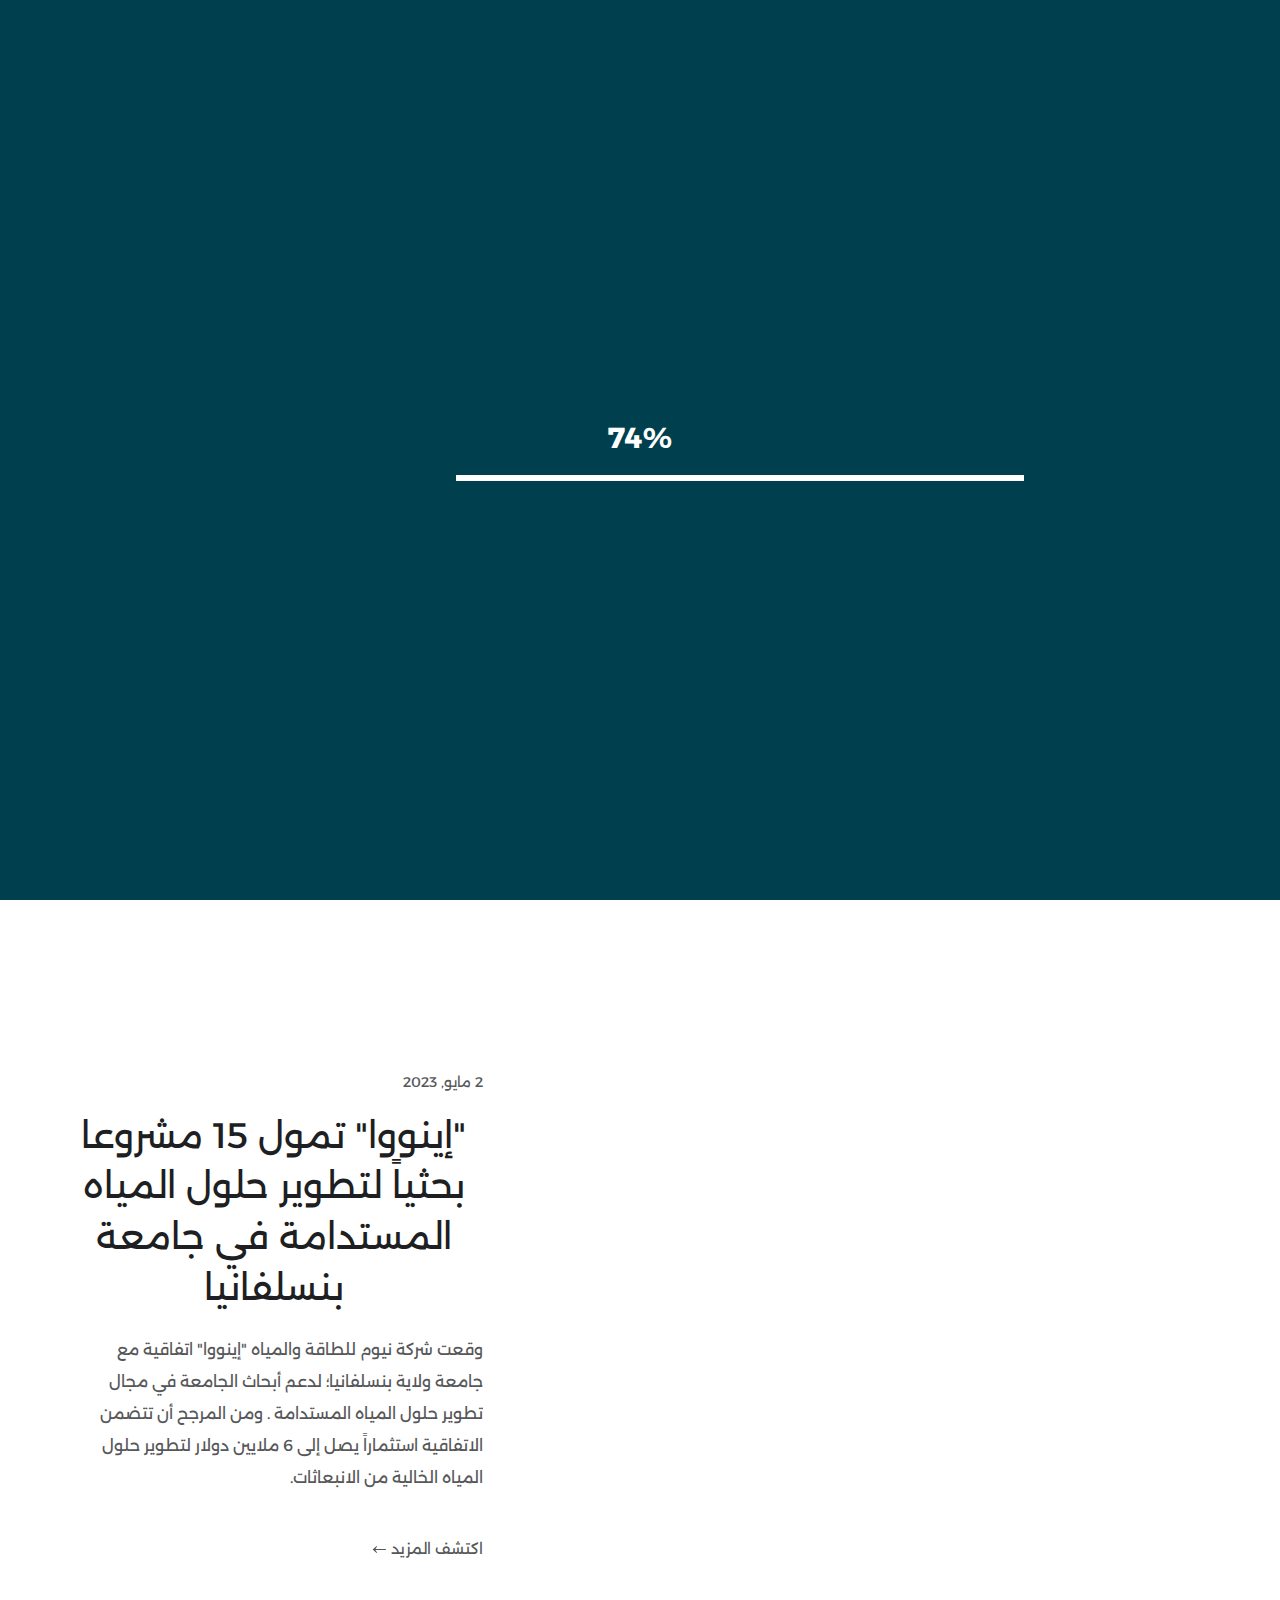
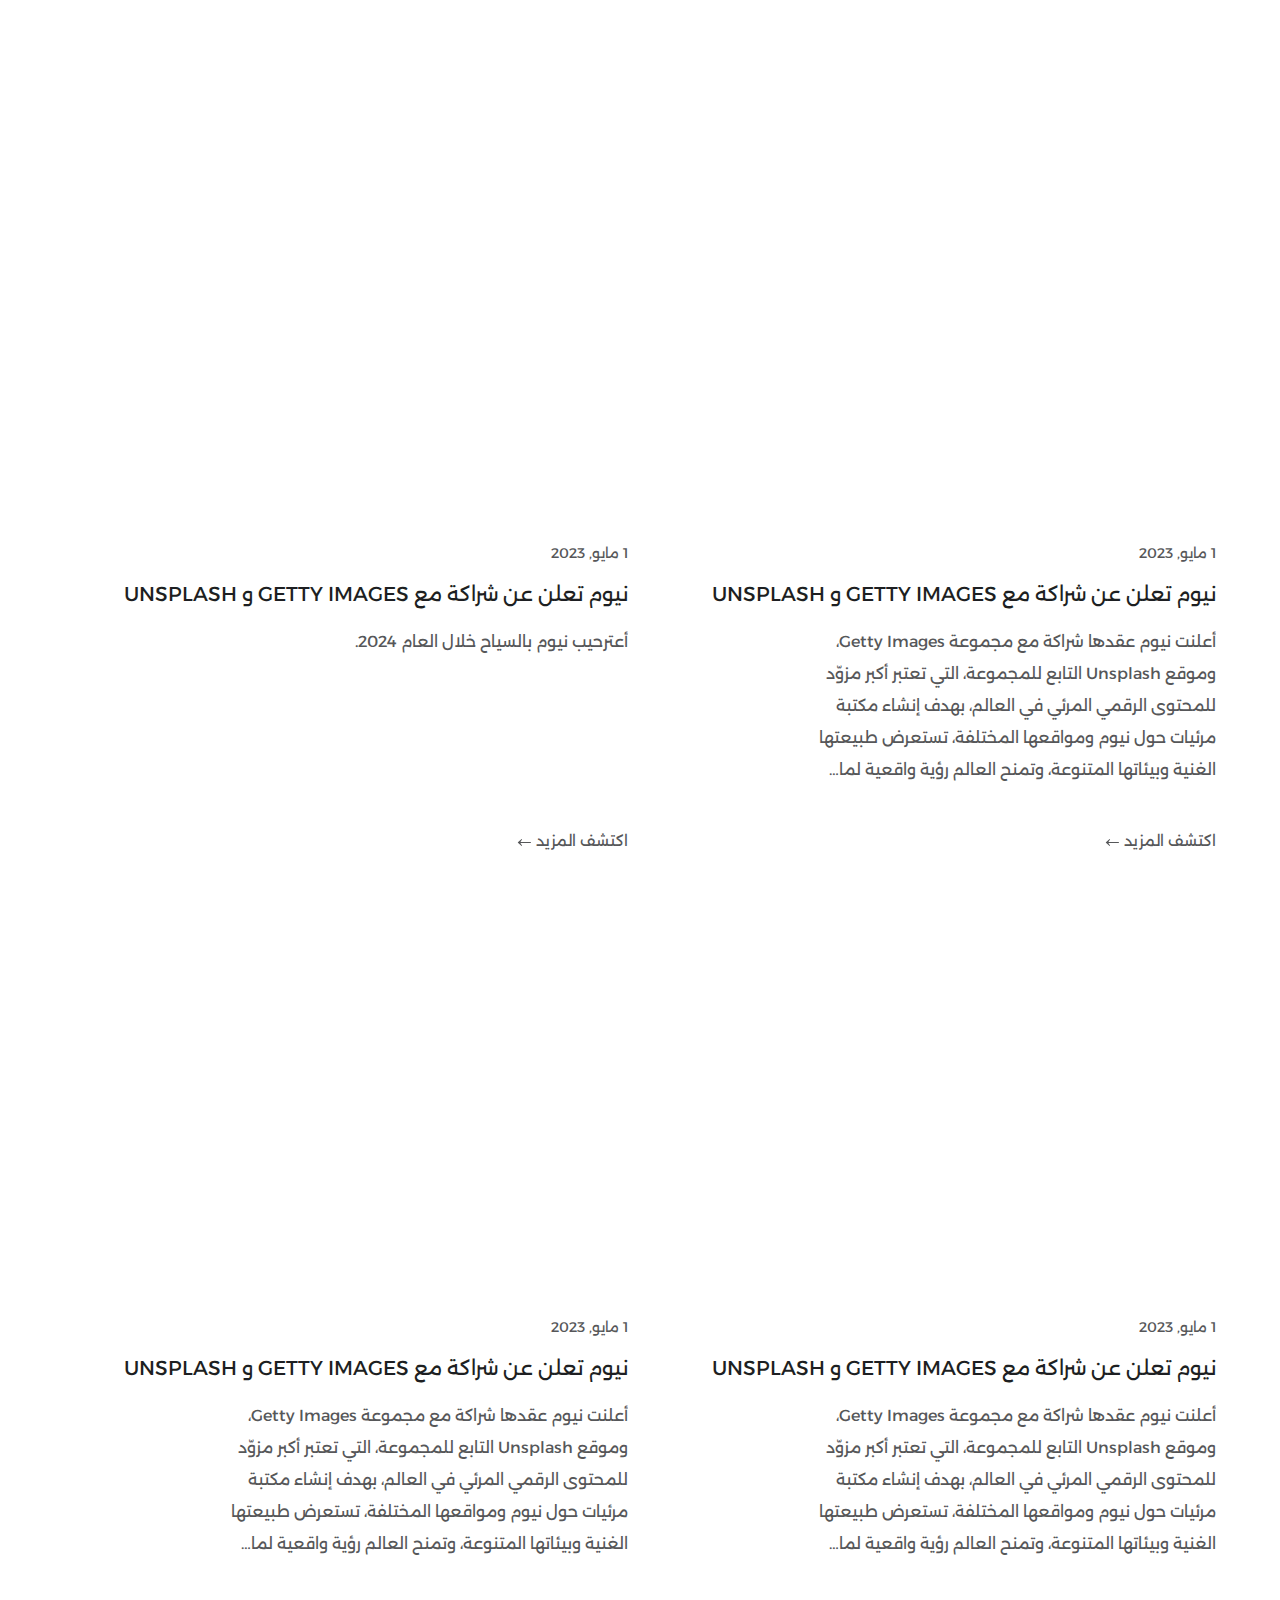
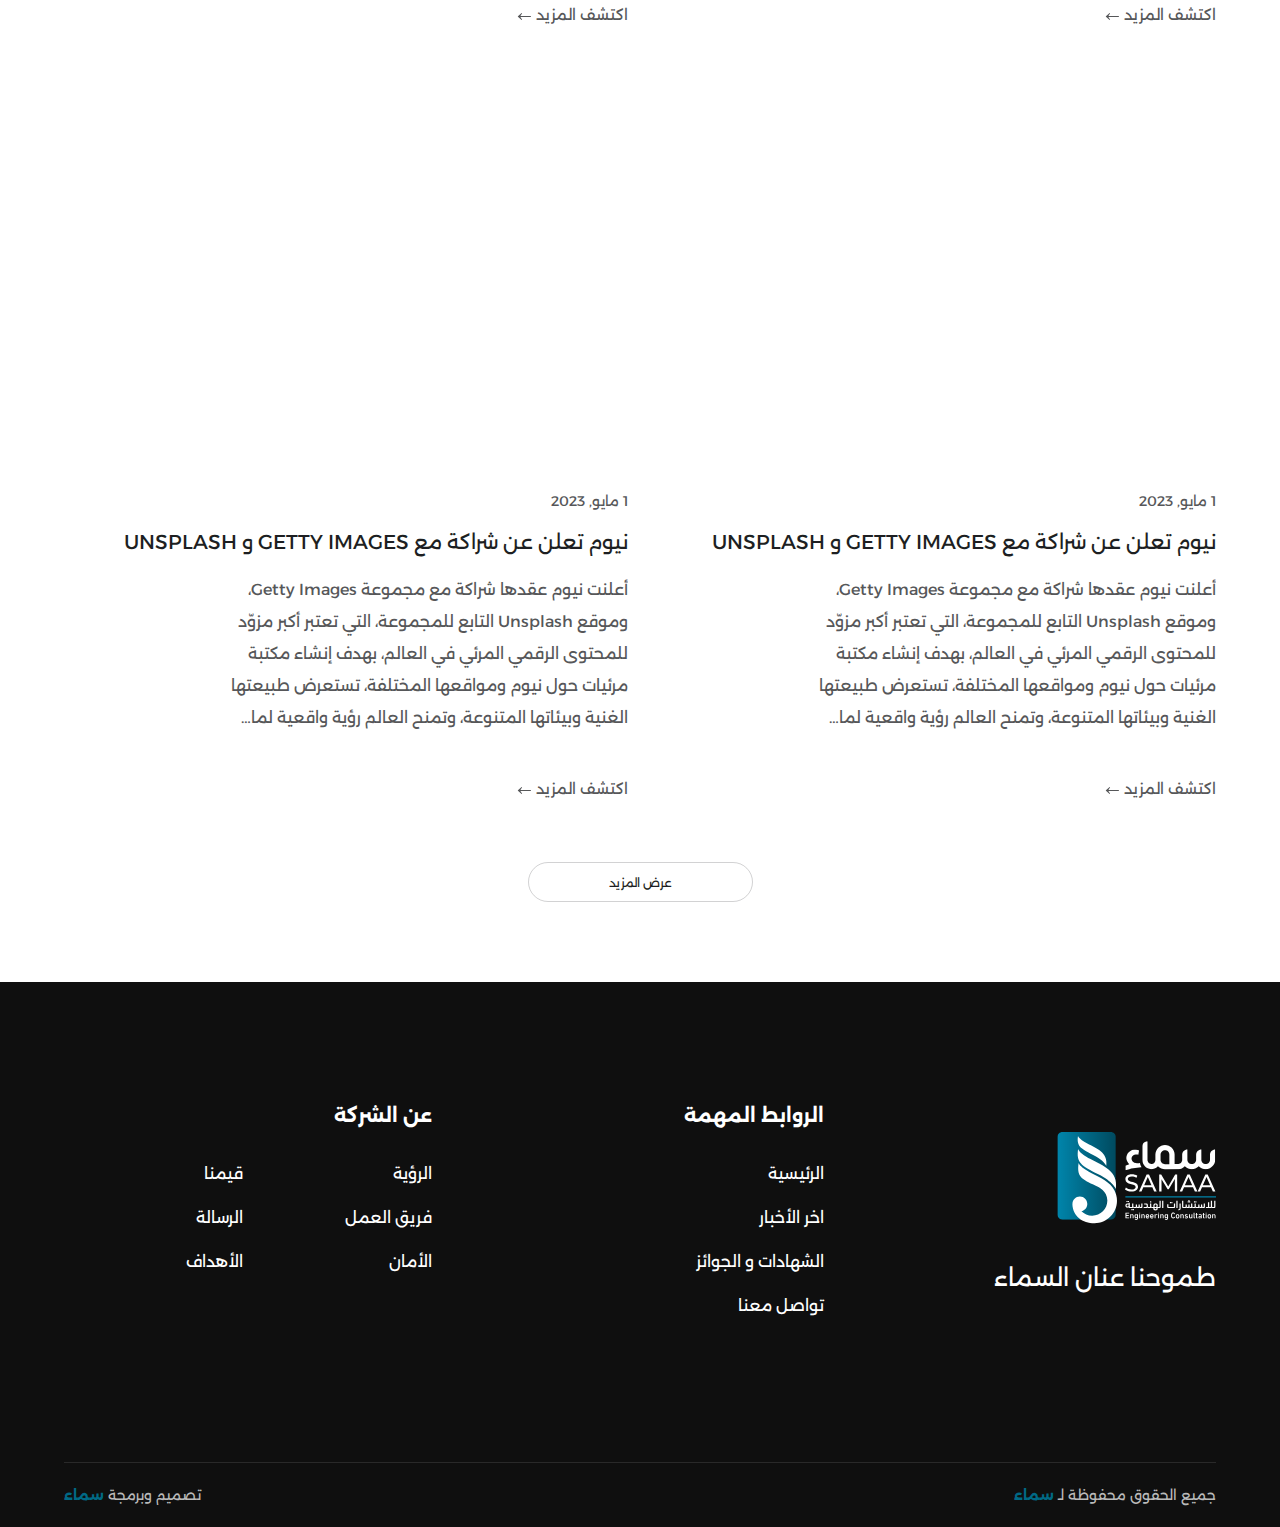
<file: news.html>
<!DOCTYPE html>
<html lang="en">
  <head>
    <meta charset="UTF-8" />
    <meta http-equiv="X-UA-Compatible" content="IE=edge" />
    <meta name="viewport" content="width=device-width, initial-scale=1.0" />
    <title>SAMAA</title>
    <!--Fav Icon-->
    <link rel="shortcut icon" href="assets/images/fav/fav.svg" />
    <link
      rel="icon"
      type="image/vnd.microsoft.icon"
      href="assets/images/fav/fav.svg"
    />
    <link rel="icon" type="image/x-icon" href="assets/images/fav/fav.svg" />
    <link rel="icon" href="assets/images/fav/fav.svg" />
    <link
      rel="apple-touch-icon"
      sizes="152x152"
      href="assets/images/fav/fav.png"
    />
    <link
      rel="icon"
      type="image/png"
      sizes="32x32"
      href="assets/images/fav/fav.png"
    />
    <link
      rel="icon"
      type="image/png"
      sizes="16x16"
      href="assets/images/fav/fav.png"
    />
    <link rel="mask-icon" href="assets/images/fav/fav.svg" color="#000000" />
    <!--Fontawesome Css-->
    <link rel="stylesheet" href="assets/css/all.min.css" />
    <!--style_lenis  Animation Css-->
    <link rel="stylesheet" href="assets/css/style_lenis.css" />
    <!--bulma-->
    <link rel="stylesheet" href="assets/css/bulma-rtl.css" />
    <link rel="stylesheet" href="assets/css/swiper-bundle.min.css" />
    <!--Style Css-->
    <link rel="stylesheet" href="assets/css/main.css" />
    <!--Responsive Css-->
    <link rel="stylesheet" href="assets/css/responsive.css" />
    <script src="assets/js/gsap.min.js"></script>
  </head>

  <body dir="rtl" onload="move()" id="vertical">
    <div id="preloader">
      <div id="percent">1%</div>
      <div id="bar">
        <div id="barconfrm"></div>
      </div>
    </div>
    <div class="header main-tool-bar">
      <div class="container">
        <div class="columns is-flex-wrap-wrap is-align-items-center is-mobile">
          <div
            class="column is-5-fullhd is-5-desktop is-5-tablet is-5-mobile is-5 my-0"
          >
            <div class="logo">
              <img src="assets/images/logo/logo.svg" alt="logo" />
            </div>
          </div>
          <div
            class="column is-7-fullhd is-7-desktop is-7-tablet is-7-mobile is-7 my-0"
          >
            <ul class="is-flex is-align-items-center is-justify-content-end">
              <li>
                <button class="btn btn-outline">
                  تواصل معنا
                  <img src="assets/images/icon/contact-arrow.svg" />
                </button>
              </li>
              <li class="menue">
                <div class="container_nav" id="container_nav">
                  <div class="bars">
                    <img src="assets/images/icon/menue.svg" alt="menu-icon" />
                  </div>
                </div>
              </li>
            </ul>
          </div>
        </div>
      </div>
    </div>
    <nav class="side-nav-market" data-lenis-prevent>
        <img class="vector-menue-nav" src="assets/images/bg/vector-menue.svg" />
        <div class="header-nav">
            <div class="container is-fluid">
                <div class="columns is-flex-wrap-wrap is-align-items-center is-mobile">
                    <div class="column is-6-fullhd is-6-desktop is-6-tablet is-6-mobile is-6 my-0">
                        <div class="collapsed_logo logo">
                            <img src="assets/images/logo/logo-menu.svg" alt="logo" />
                        </div>
                    </div>
                    <div class="column is-6-fullhd is-6-desktop is-6-tablet is-6-mobile is-6 my-0">
                        <div class="close">
                            <img src="assets/images/icon/close-menu.svg" alt="icon" />
                        </div>
                    </div>
                </div>
            </div>
        </div>
        <div class="menue-linked-div">
            <div class="container">
                <div class="columns is-flex-wrap-wrap">
                    <div class="column is-4-fullhd is-4-desktop is-5-tablet is-12-mobile is-4 ">
                        <div class="menue-list">
                            <ul class="first-menue-list">
                                <li><a href="index.html">الرئيسية</a></li>
                                <li><a href="fields.html">عن الشركة</a></li>
                                <li><a href="family-samaa.html">عائلة سماء</a></li>
                                <li><a href="news.html">آخر الأخبار</a></li>
                                <li><a href="contact-us.html">تواصل معنا</a></li>
                            </ul>
                        </div>
                    </div>
                    <div class="column is-5-fullhd is-5-desktop is-6-tablet is-12-mobile is-4">
                        <div class="list-two-part">
                            <p>مجالات العمل</p>
                            <ul>
                                <li><a href="projects.html">التصميم الهندسي</a></li>
                                <li><a href="projects.html">الأعمال المساحية</a></li>
                                <li><a href="engineering_design.html">التصميم الداخلي</a></li>
                                <li><a href="our-projects.html">أعمال السلامة</a></li>
                                <li><a href="engineering_design.html">إدارة المشاريع</a></li>
                                <li><a href="projects.html">التراخيص</a></li>
                                <li><a href="projects.html">الإشراف</a></li>
                            </ul>
                        </div>
                    </div>
                    <div class="column is-3-fullhd is-3-desktop is-4-tablet is-6-mobile is-4">
                        <div class="list-menue">
                            <p>مشاريعنا</p>
                            <ul class="menue-link">
                                <li><a href="projects.html">قطاع حكومي</a></li>
                                <li><a href="projects.html"> قطاع خاص</a></li>
                                <li><a href="projects.html">أفراد </a></li>
                            </ul>
                        </div>
                    </div>
                </div>
                <div class="columns is-flex-wrap-wrap">
                    <div class="column is-6-fullhd is-6-desktop is-6-tablet is-12-mobile is-4 ">
                        <div class="menue-list">
                            <ul class="is-flex social-icon">
                                <li><a href="#"><img src="assets/images/icon/linked.svg" alt="image" /></a></li>
                                <li><a href="#"><img src="assets/images/icon/linked.svg" alt="image" /></a></li>
                            </ul>
                        </div>
                    </div>
                </div>
            </div>
        </div>

    </nav>

    <main>
      <div
        class="container_loading news-page"
        style="background: url(assets/images/projects/div5.png)"
      >
        <div class="content-intro-section">
          <div class="container">
            <div class="columns is-flex-wrap-wrap is-align-items-center">
              <div
                class="column is-8-fullhd is-10-desktop is-12-tablet is-12-mobile"
              >
                <h2>
                  سماء الآن
                  <br />
                  إطلاق المشاريع
                </h2>
                <div class="button_section">
                  <div class="columns is-flex-wrap-wrap is-align-items-center">
                    <div
                      class="column is-4-fullhd is-4-desktop is-6-tablet is-12-mobile"
                    >
                      <button class="btn btn-contant">تواصل معنا</button>
                    </div>
                  </div>
                </div>
              </div>
            </div>
          </div>
        </div>
      </div>
      <!-------------------------------------------------------------------------------------------------------->
      <div class="main-section-for-news">
        <div class="container">
          <div class="columns is-flex-wrap-wrap is-align-items-center">
            <div
              class="column is-8-fullhd is-7-desktop is-12-tablet is-12-mobile"
            >
              <div class="main-news-image-part">
                <div class='container_sec'>
                    <div class='reveal'>
                        <img src="assets/images/news/news1.png" alt="News Image" />
                    </div>
                  </div>
              </div>
            </div>
            <div
              class="column is-4-fullhd is-5-desktop is-12-tablet is-12-mobile"
            >
              <div class="main-news-text-part">
                <span>2 مايو, 2023</span>
                <h3>
                  "إينووا" تمول 15 مشروعا بحثياً لتطوير حلول المياه المستدامة في
                  جامعة بنسلفانيا
                </h3>
                <p>
                  وقعت شركة نيوم للطاقة والمياه "إينووا" اتفاقية مع جامعة ولاية
                  بنسلفانيا؛ لدعم أبحاث الجامعة في مجال تطوير حلول المياه
                  المستدامة . ومن المرجح أن تتضمن الاتفاقية استثماراً يصل إلى 6
                  ملايين دولار لتطوير حلول المياه الخالية من الانبعاثات.
                </p>
                <a class="btn btn-show-more" href="#">
                  اكتشف المزيد
                  <svg
                  xmlns="http://www.w3.org/2000/svg"
                  fill="none"
                  viewBox="0 0 24 24"
                >
                  <path
                    fill-rule="evenodd"
                    d="M22.5 12.4a.5.5 0 000-.8l-5.8-5a.5.5 0 00-.7.7l2.6 4H2.1a.8.8 0 000 1.4h16.5l-2.6 4a.5.5 0 00.7.7l5.8-5z"
                    clip-rule="evenodd"
                  ></path>
                </svg>
                </a>
              </div>
            </div>
          </div>
        </div>
      </div>
      <!-------------------------------------------------------------------------------------------------------->
      <div class="other-news-cards">
        <div class="container">
          <div class="columns is-flex-wrap-wrap is-align-items-center">
            <div class="column is-4-fullhd is-6-desktop is-6-tablet is-12-mobile">
              <div class="card-news">
                <div class="image-part">
                  <div class='container_sec'>
                    <div class='reveal'>
                      <img src="assets/images/news/news2.png" alt="News Image" />
                    </div>
                  </div>
                </div>
                <div class="text-part h-100">
                  <span>1 مايو, 2023</span>
                  <h4>نيوم تعلن عن شراكة مع GETTY IMAGES و UNSPLASH</h4>
                  <p>أعلنت نيوم عقدها شراكة مع مجموعة Getty Images، وموقع Unsplash التابع للمجموعة، التي تعتبر أكبر مزوّد للمحتوى الرقمي المرئي في العالم، بهدف إنشاء مكتبة مرئيات حول نيوم ومواقعها المختلفة، تستعرض طبيعتها الغنية وبيئاتها المتنوعة، وتمنح العالم رؤية واقعية لما سيمكنهم اكتشافه في الأعوام المقبلة، ويأتي هذا الإعلان مع قرب ترحيب نيوم بالسياح خلال العام 2024.</p>
                  <a class="btn btn-show-more" href="news-details.html">
                    اكتشف المزيد
                    <svg
                    xmlns="http://www.w3.org/2000/svg"
                    fill="none"
                    viewBox="0 0 24 24"
                  >
                    <path
                      fill-rule="evenodd"
                      d="M22.5 12.4a.5.5 0 000-.8l-5.8-5a.5.5 0 00-.7.7l2.6 4H2.1a.8.8 0 000 1.4h16.5l-2.6 4a.5.5 0 00.7.7l5.8-5z"
                      clip-rule="evenodd"
                    ></path>
                  </svg>
                  </a>
                </div>
             
              </div>
            </div>
            <div class="column is-4-fullhd is-6-desktop is-6-tablet is-12-mobile">
              <div class="card-news">
                <div class="image-part">
                  <div class='container_sec'>
                    <div class='reveal'>
                      <img src="assets/images/news/news2.png" alt="News Image" />
                    </div>
                  </div>
                </div>
                <div class="text-part h-100">
                  <span>1 مايو, 2023</span>
                  <h4>نيوم تعلن عن شراكة مع GETTY IMAGES و UNSPLASH</h4>
                  <p>أعترحيب نيوم بالسياح خلال العام 2024.</p>
                  <a class="btn btn-show-more" href="news-details.html">
                    اكتشف المزيد
                    <svg
                    xmlns="http://www.w3.org/2000/svg"
                    fill="none"
                    viewBox="0 0 24 24"
                  >
                    <path
                      fill-rule="evenodd"
                      d="M22.5 12.4a.5.5 0 000-.8l-5.8-5a.5.5 0 00-.7.7l2.6 4H2.1a.8.8 0 000 1.4h16.5l-2.6 4a.5.5 0 00.7.7l5.8-5z"
                      clip-rule="evenodd"
                    ></path>
                  </svg>
                  </a>
                </div>
             
              </div>
            </div>
            <div class="column is-4-fullhd is-6-desktop is-6-tablet is-12-mobile">
              <div class="card-news">
                <div class="image-part">
                  <div class='container_sec'>
                    <div class='reveal'>
                      <img src="assets/images/news/news2.png" alt="News Image" />
                    </div>
                  </div>
                </div>
                <div class="text-part h-100">
                  <span>1 مايو, 2023</span>
                  <h4>نيوم تعلن عن شراكة مع GETTY IMAGES و UNSPLASH</h4>
                  <p>أعلنت نيوم عقدها شراكة مع مجموعة Getty Images، وموقع Unsplash التابع للمجموعة، التي تعتبر أكبر مزوّد للمحتوى الرقمي المرئي في العالم، بهدف إنشاء مكتبة مرئيات حول نيوم ومواقعها المختلفة، تستعرض طبيعتها الغنية وبيئاتها المتنوعة، وتمنح العالم رؤية واقعية لما سيمكنهم اكتشافه في الأعوام المقبلة، ويأتي هذا الإعلان مع قرب ترحيب نيوم بالسياح خلال العام 2024.</p>
                  <a class="btn btn-show-more" href="news-details.html">
                    اكتشف المزيد
                    <svg
                    xmlns="http://www.w3.org/2000/svg"
                    fill="none"
                    viewBox="0 0 24 24"
                  >
                    <path
                      fill-rule="evenodd"
                      d="M22.5 12.4a.5.5 0 000-.8l-5.8-5a.5.5 0 00-.7.7l2.6 4H2.1a.8.8 0 000 1.4h16.5l-2.6 4a.5.5 0 00.7.7l5.8-5z"
                      clip-rule="evenodd"
                    ></path>
                  </svg>
                  </a>
                </div>
             
              </div>
            </div>
            <div class="column is-4-fullhd is-6-desktop is-6-tablet is-12-mobile">
              <div class="card-news">
                <div class="image-part">
                  <div class='container_sec'>
                    <div class='reveal'>
                      <img src="assets/images/news/news2.png" alt="News Image" />
                    </div>
                  </div>
                </div>
                <div class="text-part h-100">
                  <span>1 مايو, 2023</span>
                  <h4>نيوم تعلن عن شراكة مع GETTY IMAGES و UNSPLASH</h4>
                  <p>أعلنت نيوم عقدها شراكة مع مجموعة Getty Images، وموقع Unsplash التابع للمجموعة، التي تعتبر أكبر مزوّد للمحتوى الرقمي المرئي في العالم، بهدف إنشاء مكتبة مرئيات حول نيوم ومواقعها المختلفة، تستعرض طبيعتها الغنية وبيئاتها المتنوعة، وتمنح العالم رؤية واقعية لما سيمكنهم اكتشافه في الأعوام المقبلة، ويأتي هذا الإعلان مع قرب ترحيب نيوم بالسياح خلال العام 2024.</p>
                  <a class="btn btn-show-more" href="news-details.html">
                    اكتشف المزيد
                    <svg
                    xmlns="http://www.w3.org/2000/svg"
                    fill="none"
                    viewBox="0 0 24 24"
                  >
                    <path
                      fill-rule="evenodd"
                      d="M22.5 12.4a.5.5 0 000-.8l-5.8-5a.5.5 0 00-.7.7l2.6 4H2.1a.8.8 0 000 1.4h16.5l-2.6 4a.5.5 0 00.7.7l5.8-5z"
                      clip-rule="evenodd"
                    ></path>
                  </svg>
                  </a>
                </div>
             
              </div>
            </div>
            <div class="column is-4-fullhd is-6-desktop is-6-tablet is-12-mobile">
              <div class="card-news">
                <div class="image-part">
                  <div class='container_sec'>
                    <div class='reveal'>
                      <img src="assets/images/news/news2.png" alt="News Image" />
                    </div>
                  </div>
                </div>
                <div class="text-part h-100">
                  <span>1 مايو, 2023</span>
                  <h4>نيوم تعلن عن شراكة مع GETTY IMAGES و UNSPLASH</h4>
                  <p>أعلنت نيوم عقدها شراكة مع مجموعة Getty Images، وموقع Unsplash التابع للمجموعة، التي تعتبر أكبر مزوّد للمحتوى الرقمي المرئي في العالم، بهدف إنشاء مكتبة مرئيات حول نيوم ومواقعها المختلفة، تستعرض طبيعتها الغنية وبيئاتها المتنوعة، وتمنح العالم رؤية واقعية لما سيمكنهم اكتشافه في الأعوام المقبلة، ويأتي هذا الإعلان مع قرب ترحيب نيوم بالسياح خلال العام 2024.</p>
                  <a class="btn btn-show-more" href="news-details.html">
                    اكتشف المزيد
                    <svg
                    xmlns="http://www.w3.org/2000/svg"
                    fill="none"
                    viewBox="0 0 24 24"
                  >
                    <path
                      fill-rule="evenodd"
                      d="M22.5 12.4a.5.5 0 000-.8l-5.8-5a.5.5 0 00-.7.7l2.6 4H2.1a.8.8 0 000 1.4h16.5l-2.6 4a.5.5 0 00.7.7l5.8-5z"
                      clip-rule="evenodd"
                    ></path>
                  </svg>
                  </a>
                </div>
             
              </div>
            </div>
            <div class="column is-4-fullhd is-6-desktop is-6-tablet is-12-mobile">
              <div class="card-news">
                <div class="image-part">
                  <div class='container_sec'>
                    <div class='reveal'>
                      <img src="assets/images/news/news2.png" alt="News Image" />
                    </div>
                  </div>
                </div>
                <div class="text-part h-100">
                  <span>1 مايو, 2023</span>
                  <h4>نيوم تعلن عن شراكة مع GETTY IMAGES و UNSPLASH</h4>
                  <p>أعلنت نيوم عقدها شراكة مع مجموعة Getty Images، وموقع Unsplash التابع للمجموعة، التي تعتبر أكبر مزوّد للمحتوى الرقمي المرئي في العالم، بهدف إنشاء مكتبة مرئيات حول نيوم ومواقعها المختلفة، تستعرض طبيعتها الغنية وبيئاتها المتنوعة، وتمنح العالم رؤية واقعية لما سيمكنهم اكتشافه في الأعوام المقبلة، ويأتي هذا الإعلان مع قرب ترحيب نيوم بالسياح خلال العام 2024.</p>
                  <a class="btn btn-show-more" href="news-details.html">
                    اكتشف المزيد
                    <svg
                    xmlns="http://www.w3.org/2000/svg"
                    fill="none"
                    viewBox="0 0 24 24"
                  >
                    <path
                      fill-rule="evenodd"
                      d="M22.5 12.4a.5.5 0 000-.8l-5.8-5a.5.5 0 00-.7.7l2.6 4H2.1a.8.8 0 000 1.4h16.5l-2.6 4a.5.5 0 00.7.7l5.8-5z"
                      clip-rule="evenodd"
                    ></path>
                  </svg>
                  </a>
                </div>
             
              </div>
            </div>
          </div>
          <div class="columns is-flex-wrap-wrap is-align-items-center">
            <div class="column is-12-fullhd is-12-desktop is-12-tablet is-12-mobile">
              <div class="text-center">
                <a class="btn btn-show-more-block-page" href="news-details.html">عرض المزيد</a>
              </div>
            </div>
          </div>
        </div>
      </div>
      <!--------------------------------------------------Our Projects-------------------------------------------->
      <!--      <div class='container_sec'>
        <div class='reveal'>
          <img src='https://images.unsplash.com/photo-1505201372024-aedc618d47c3?ixlib=rb-1.2.1&ixid=eyJhcHBfaWQiOjEyMDd9&auto=format&fit=crop&w=634&q=80%20634w'>
        </div>
      </div>
      <div class='container_sec'>
        <div class='reveal'>
          <img src='https://images.unsplash.com/photo-1531727991582-cfd25ce79613?ixlib=rb-1.2.1&ixid=eyJhcHBfaWQiOjEyMDd9&auto=format&fit=crop&w=634&q=80%20634w'>
        </div>
      </div>
      <div class='container_sec'>
        <div class='reveal'>
          <img src='https://images.unsplash.com/photo-1580215935060-a5adc57c5157?ixlib=rb-1.2.1&amp;ixid=eyJhcHBfaWQiOjEyMDd9&amp;auto=format&amp;fit=crop&amp;w=634&amp;q=80'>
        </div>
        <div class="credit"><a href="https://thisisadvantage.com" target="_blank">Made by Advantage</div>
      </div>-->
      <!--latest news-->

      <!------------------------------------------------------------------------------------>
      <footer>
        <div class="top-footer-part">
          <div class="container">
            <div class="columns is-flex-wrap-wrap">
              <div
                class="column is-4-fullhd is-4-desktop is-4-tablet is-6-mobile is-4 col-footer"
              >
                <div class="logo-part">
                  <a href="#"
                    ><img src="assets/images/logo/footer-logo.svg" alt="image"
                  /></a>
                  <p>طموحنا عنان السماء</p>
                </div>
              </div>
              <div
                class="column is-4-fullhd is-4-desktop is-4-tablet is-6-mobile is-4 col-footer"
              >
                <div class="list-footer">
                  <p>الروابط المهمة</p>
                  <ul>
                    <li><a href="#">الرئيسية</a></li>
                    <li><a href="#">اخر الأخبار</a></li>
                    <li><a href="#">الشهادات و الجوائز </a></li>
                    <li><a href="#">تواصل معنا</a></li>
                  </ul>
                </div>
              </div>
              <div
                class="column is-4-fullhd is-4-desktop is-4-tablet is-6-mobile is-4 col-footer"
              >
                <div class="list-footer">
                  <p>عن الشركة</p>
                  <ul>
                    <li><a href="#">الرؤية</a></li>
                    <li><a href="#">فريق العمل</a></li>
                    <li><a href="#">الأمان</a></li>
                    <li><a href="#">قيمنا</a></li>
                    <li><a href="#">الرسالة</a></li>
                    <li><a href="#">الأهداف</a></li>
                  </ul>
                </div>
              </div>
            </div>
          </div>
        </div>
        <div class="bottom-footer">
          <div class="container">
            <div class="line"></div>
            <div class="columns is-flex-wrap-wrap is-align-items-center">
              <div
                class="column is-6-fullhd is-6-desktop is-6-tablet is-12-mobile is-12 my-0"
              >
                <p class="has-text-right">
                  جميع الحقوق محفوظة لـ <span>سماء</span>
                </p>
              </div>
              <div
                class="column is-6-fullhd is-6-desktop is-6-tablet is-12-mobile is-12 my-0"
              >
                <p class="has-text-left">تصميم وبرمجة <span>سماء</span></p>
              </div>
            </div>
          </div>
        </div>
      </footer>
    </main>

    <!--JQuery Js-->
    <script src="assets/js/jQuery.js"></script>
    <!--gsap-->
    <script src="assets/js/anime.min.js"></script>
    <!--ScrollTrigger-->
    <script src="assets/js/ScrollTrigger.min.js"></script>
    <!--lenis-->
    <script src="assets/js/lenis.js"></script>
    <script src="assets/js/imagesloaded.pkgd.min.js"></script>
    <script src="assets/js/script_lenis.js"></script>
    <script src="assets/js/script-animation.js"></script>
    <!-- Swiper JS -->
    <script src="assets/js/swiper-bundle.min.js"></script>
  </body>
</html>
</file>
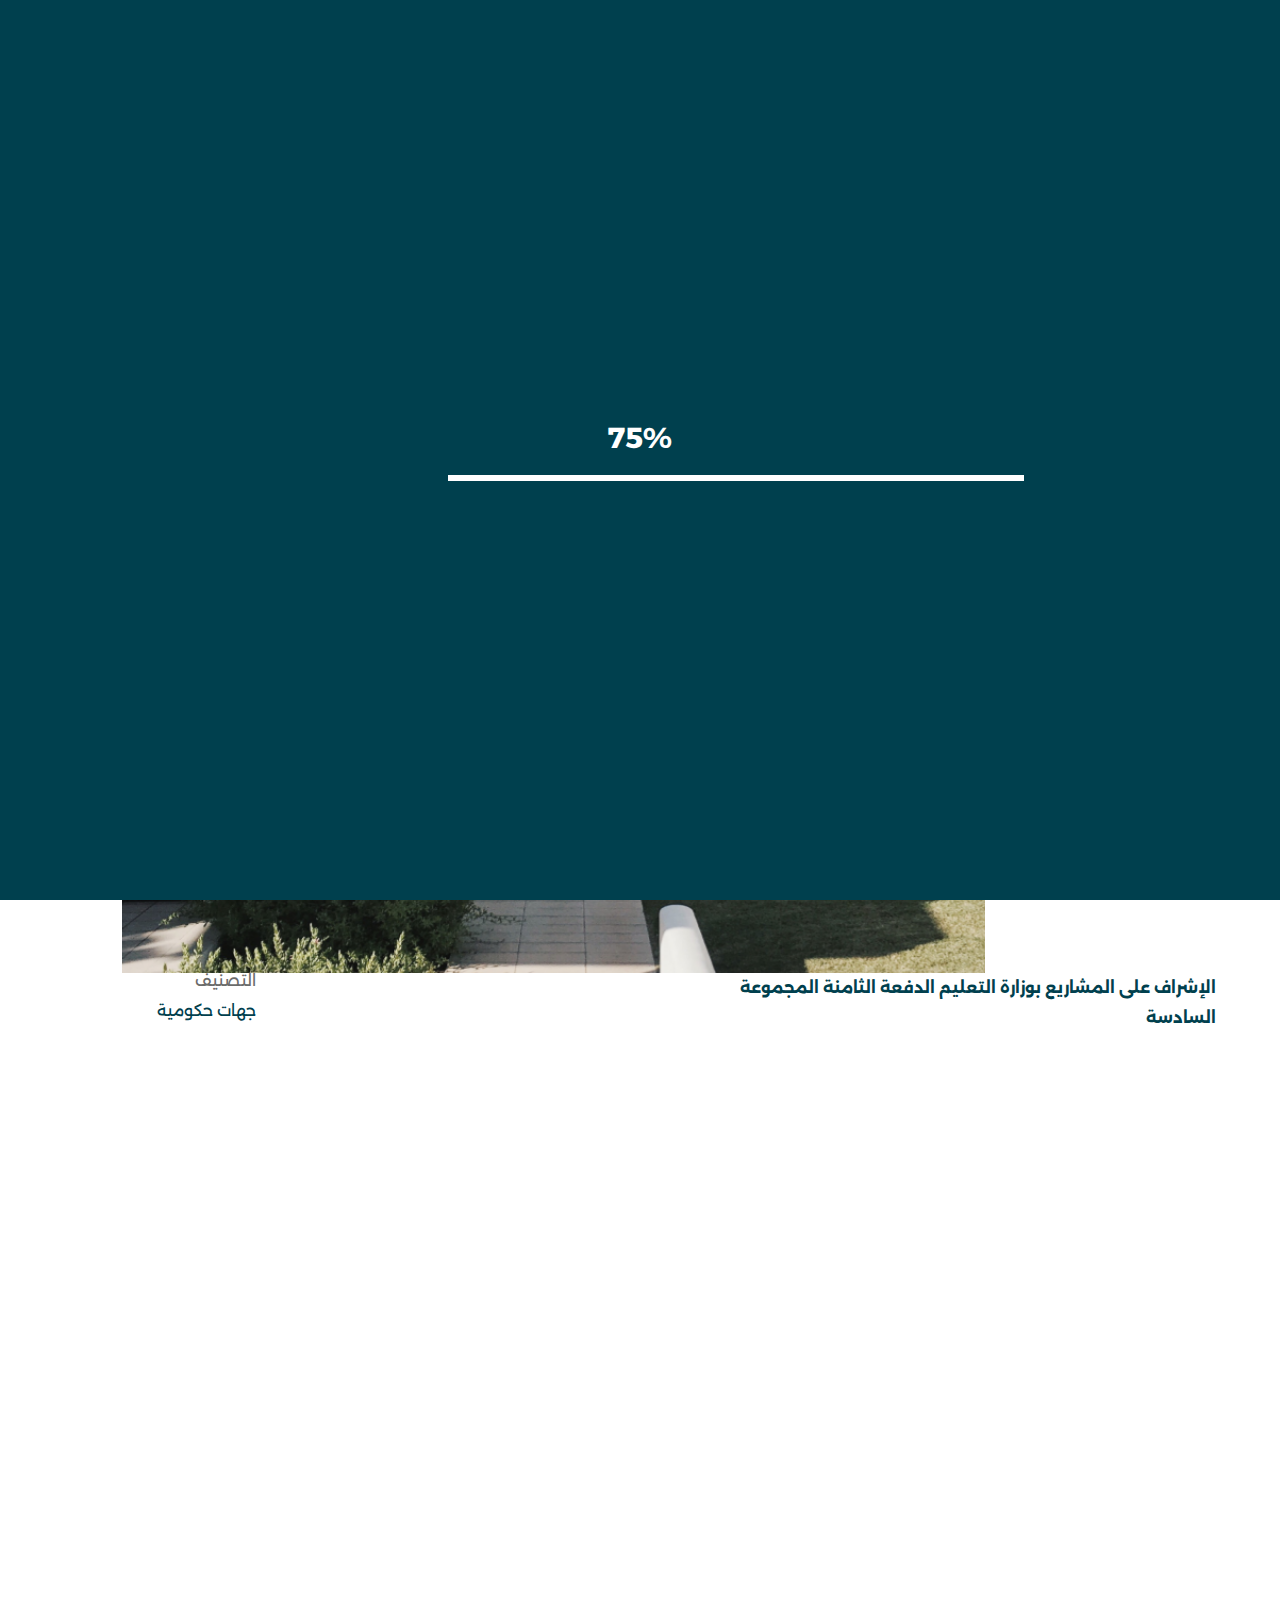
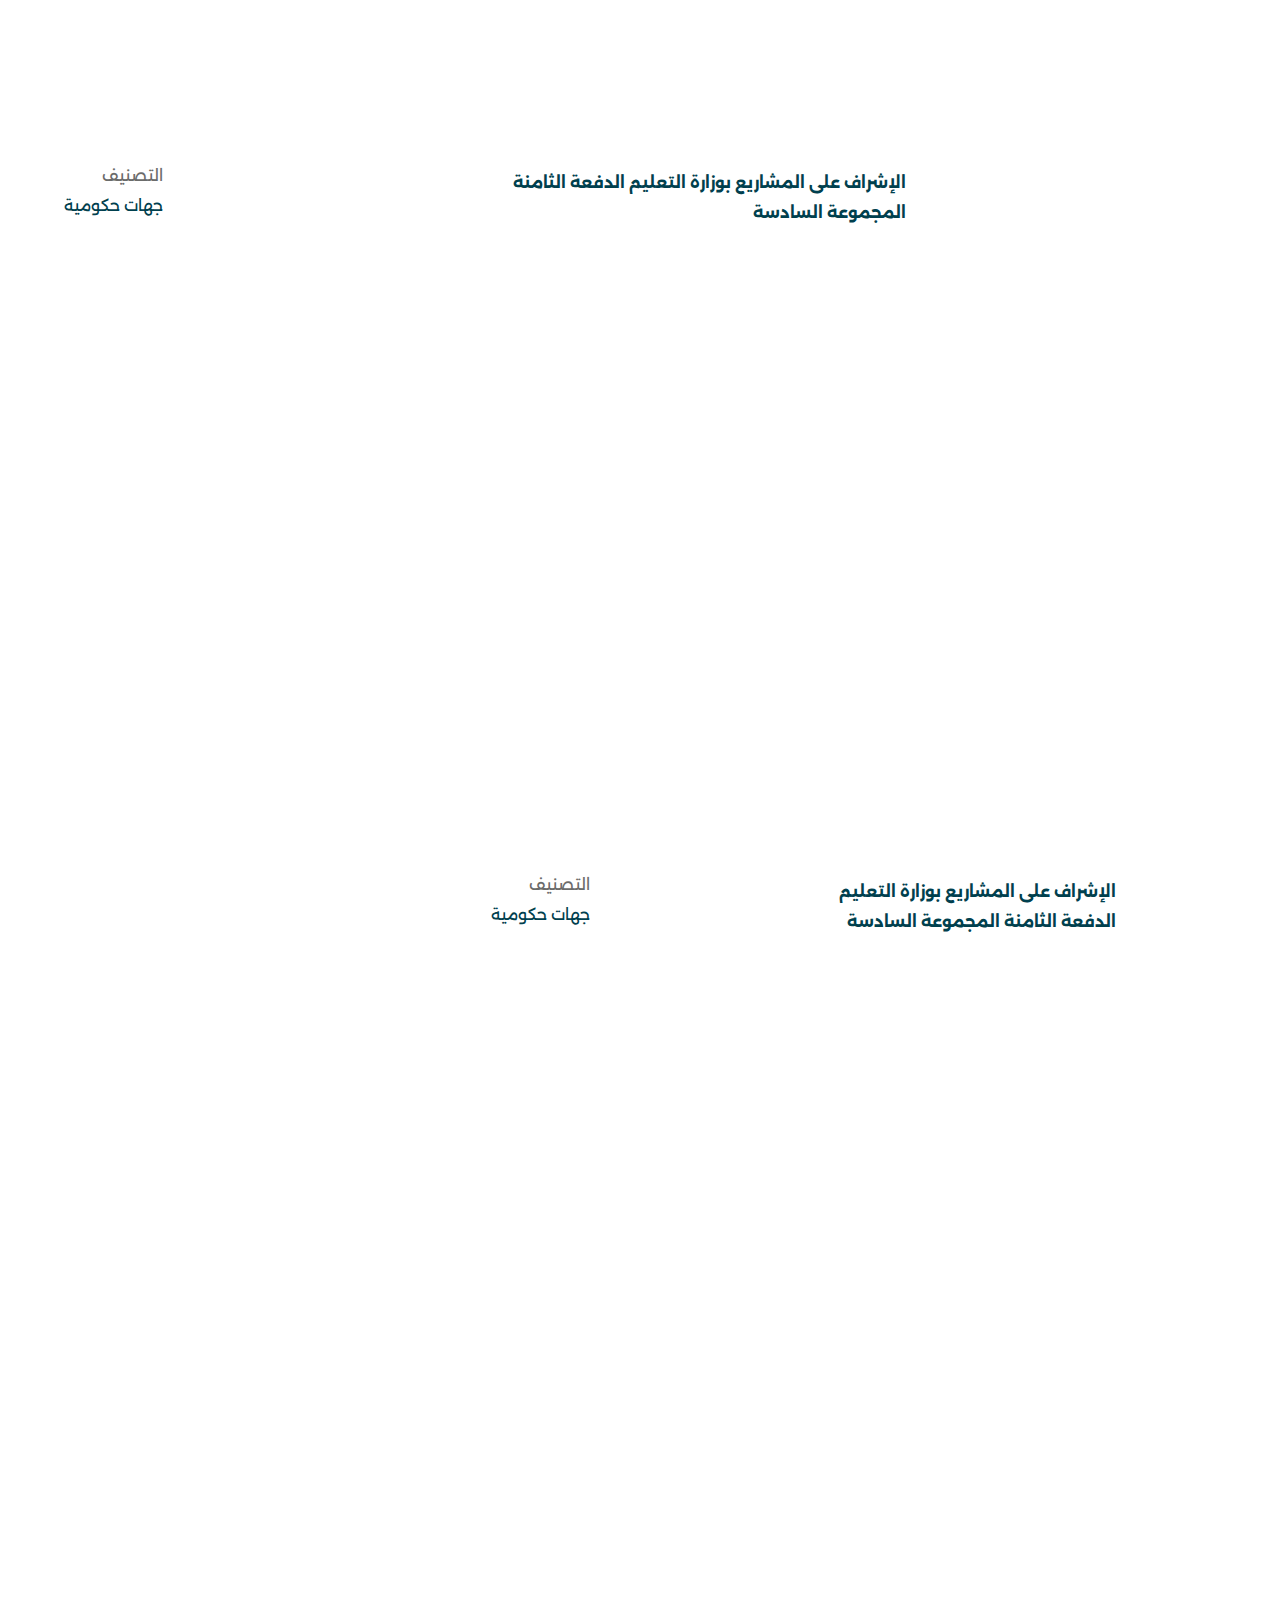
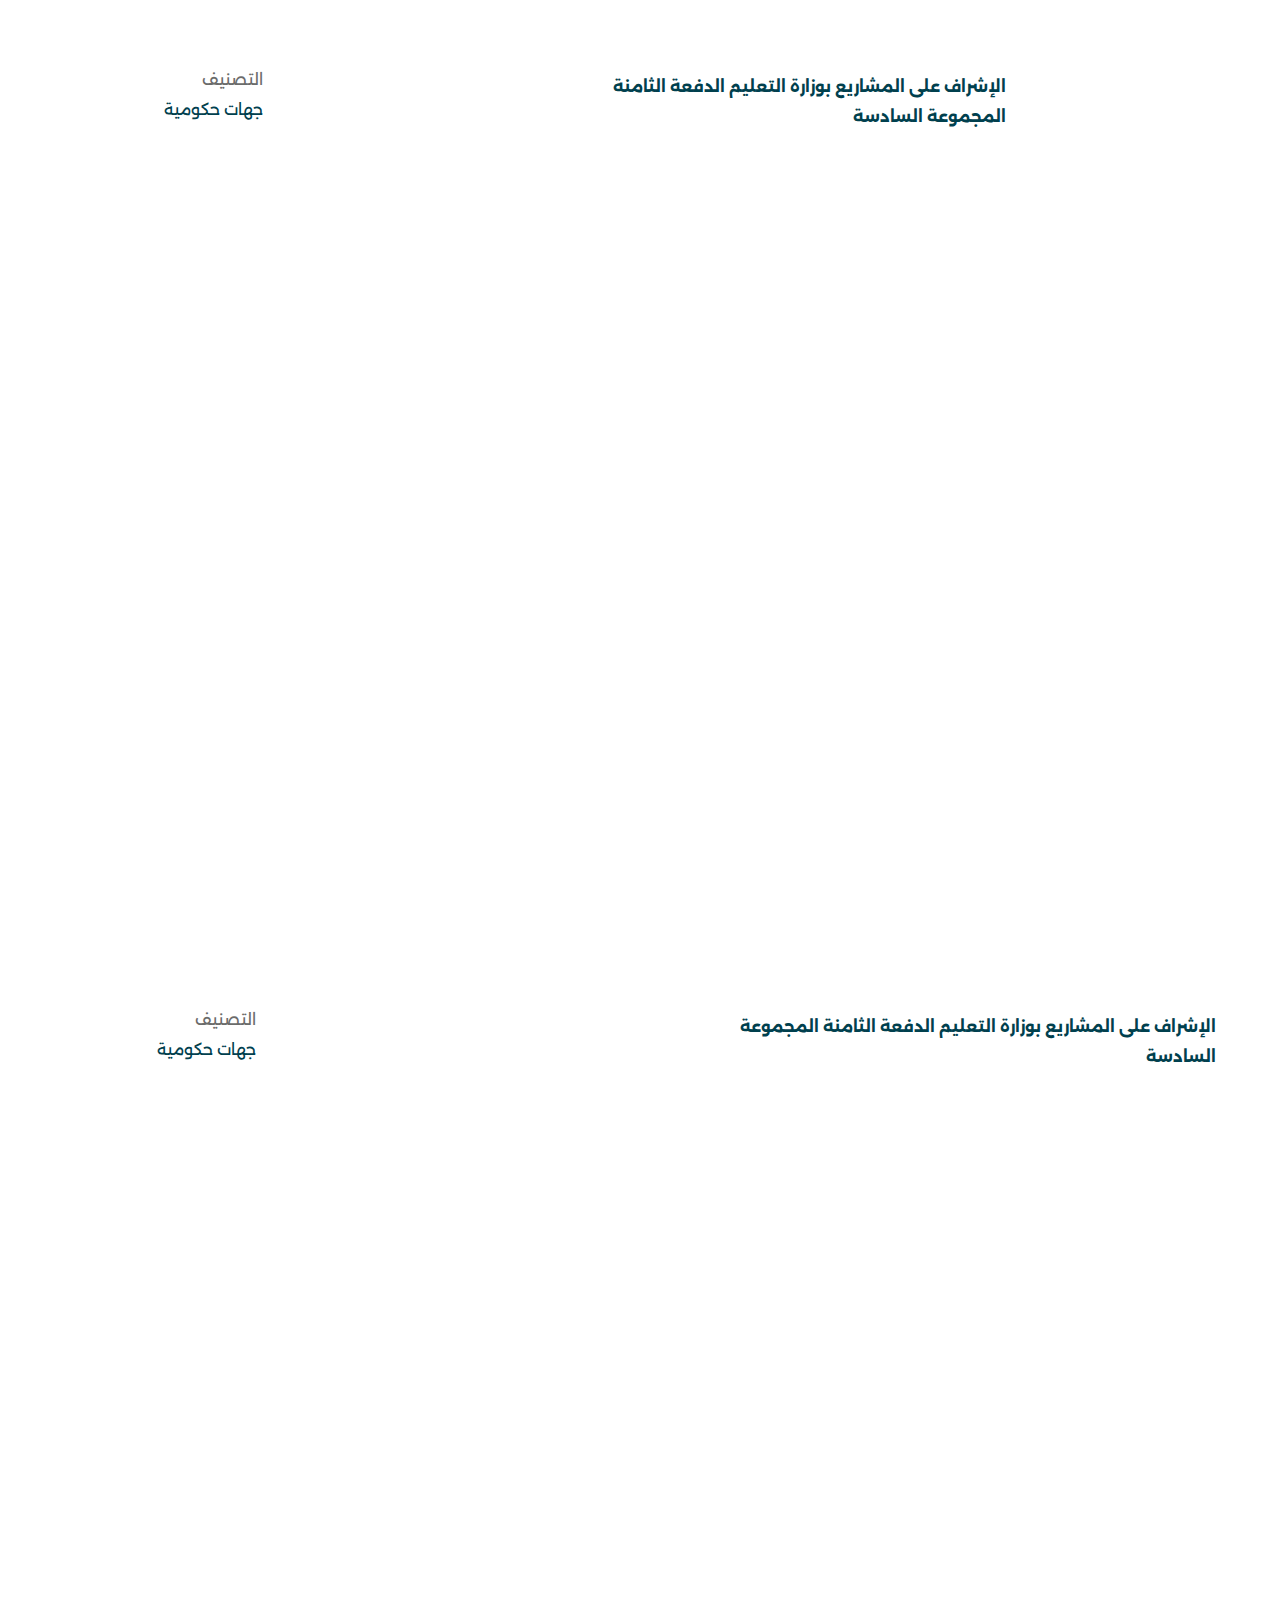
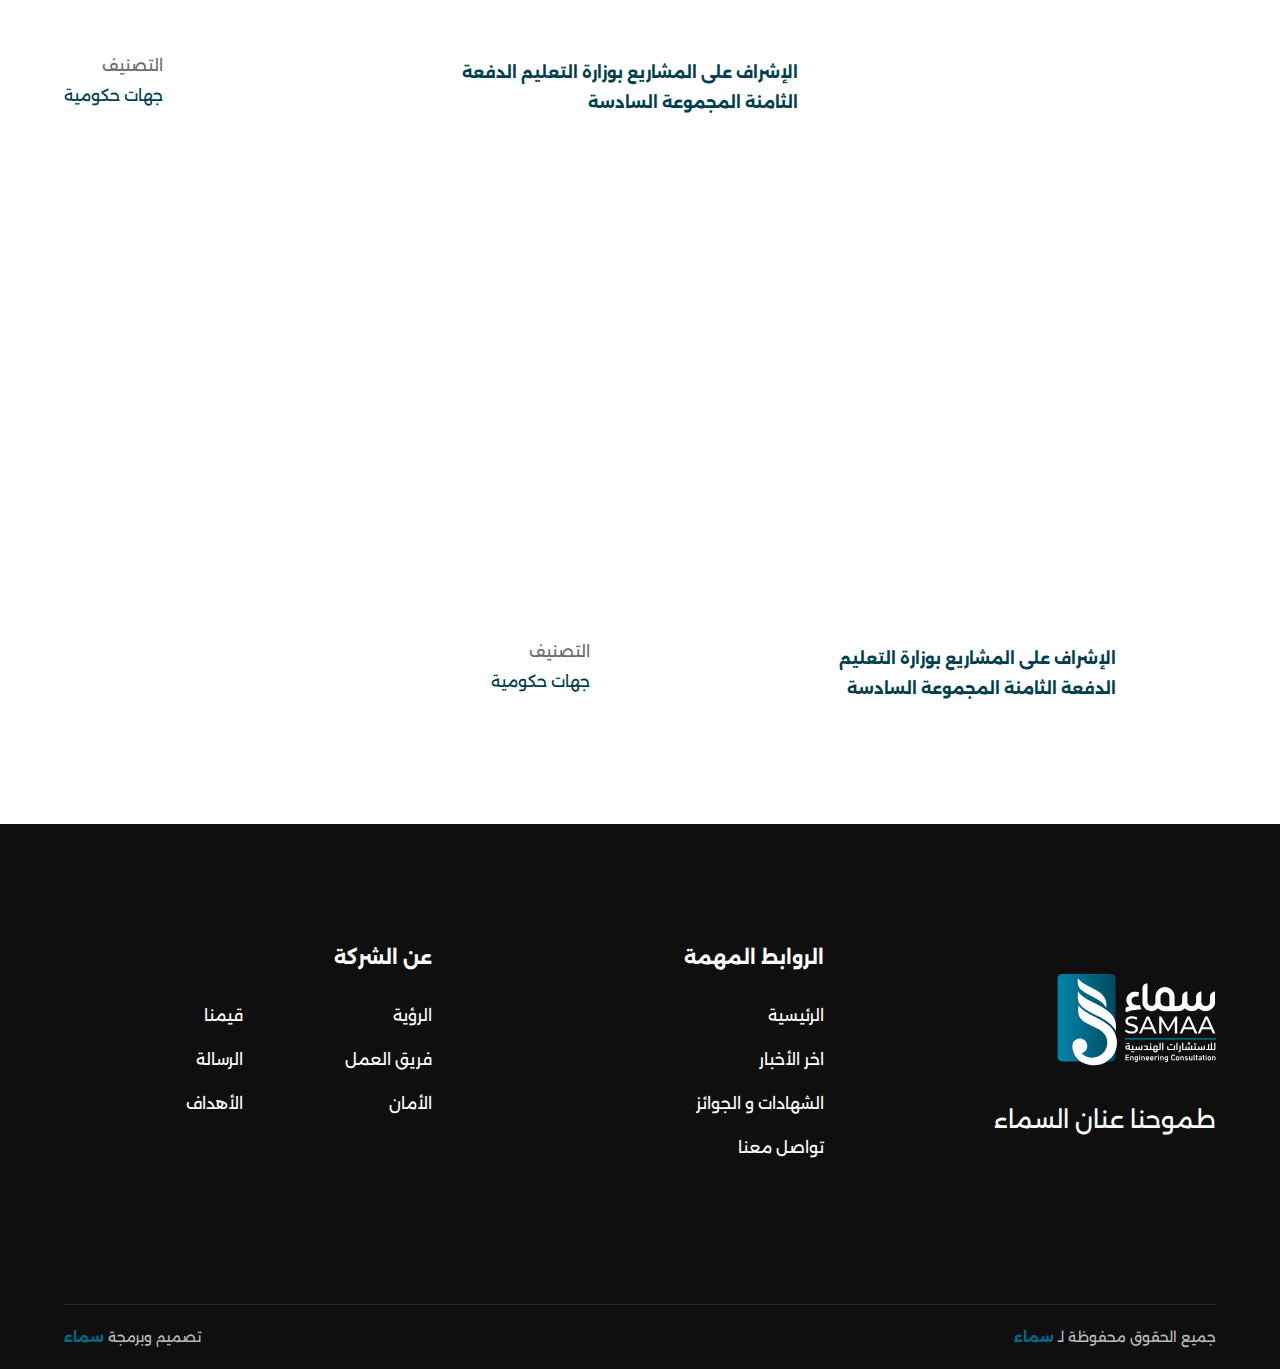
<file: projects.html>
<!DOCTYPE html>
<html lang="en">
<head>
    <meta charset="UTF-8">
    <meta http-equiv="X-UA-Compatible" content="IE=edge">
    <meta name="viewport" content="width=device-width, initial-scale=1.0">
    <title>SAMAA</title>
    <!--Fav Icon-->
    <link rel="shortcut icon" href="assets/images/fav/fav.svg" />
    <link rel="icon" type="image/vnd.microsoft.icon" href="assets/images/fav/fav.svg" />
    <link rel="icon" type="image/x-icon" href="assets/images/fav/fav.svg" />
    <link rel="icon" href="assets/images/fav/fav.svg" />
    <link rel="apple-touch-icon" sizes="152x152" href="assets/images/fav/fav.png" />
    <link rel="icon" type="image/png" sizes="32x32" href="assets/images/fav/fav.png" />
    <link rel="icon" type="image/png" sizes="16x16" href="assets/images/fav/fav.png" />
    <link rel="mask-icon" href="assets/images/fav/fav.svg" color="#000000" />
    <!--Fontawesome Css-->
    <link rel="stylesheet" href="assets/css/all.min.css" />
    <!--style_lenis  Animation Css-->
    <link rel="stylesheet" href="assets/css/style_lenis.css" />
    <!--bulma-->
    <link rel="stylesheet" href="assets/css/bulma-rtl.css" />
    <link rel="stylesheet" href="assets/css/swiper-bundle.min.css" />
    <!--Style Css-->
    <link rel="stylesheet" href="assets/css/main.css" />
    <!--Responsive Css-->
    <link rel="stylesheet" href="assets/css/responsive.css" />
    <script src="assets/js/gsap.min.js"></script>
</head>

<body dir="rtl" onload="move()" id="vertical">
    <div id="preloader">
        <div id="percent">1%</div>
        <div id="bar">
            <div id="barconfrm"></div>
        </div>
    </div>
    <div class="header header-relative main-tool-bar">
        <div class="container">
            <div class="columns is-flex-wrap-wrap is-align-items-center is-mobile">
                <div class="column is-5-fullhd is-5-desktop is-5-tablet is-5-mobile is-5 my-0">
                    <div class="logo">
                        <img src="assets/images/logo/logo-menu.svg" alt="logo" />
                    </div>
                </div>
                <div class="column is-7-fullhd is-7-desktop is-7-tablet is-7-mobile is-7 my-0">
                    <ul class="is-flex is-align-items-center is-justify-content-end">
                        <li>
                            <button class="btn btn-outline">
                                تواصل معنا
                                <img src="assets/images/icon/contact-arrow.svg" />
                            </button>
                        </li>
                        <li class="menue">
                            <div class="container_nav" id="container_nav">
                                <div class="bars">
                                    <img src="assets/images/icon/menue.svg" alt="menu-icon">
                                </div>
                            </div>
                        </li>
                    </ul>

                </div>
            </div>
        </div>
    </div>
     <nav class="side-nav-market" data-lenis-prevent>
        <img class="vector-menue-nav" src="assets/images/bg/vector-menue.svg" />
        <div class="header-nav">
            <div class="container is-fluid">
                <div class="columns is-flex-wrap-wrap is-align-items-center is-mobile">
                    <div class="column is-6-fullhd is-6-desktop is-6-tablet is-6-mobile is-6 my-0">
                        <div class="collapsed_logo logo">
                            <img src="assets/images/logo/logo-menu.svg" alt="logo" />
                        </div>
                    </div>
                    <div class="column is-6-fullhd is-6-desktop is-6-tablet is-6-mobile is-6 my-0">
                        <div class="close">
                            <img src="assets/images/icon/close-menu.svg" alt="icon" />
                        </div>
                    </div>
                </div>
            </div>
        </div>
        <div class="menue-linked-div">
            <div class="container">
                <div class="columns is-flex-wrap-wrap">
                    <div class="column is-4-fullhd is-4-desktop is-5-tablet is-12-mobile is-4 ">
                        <div class="menue-list">
                            <ul class="first-menue-list">
                                <li><a href="index.html">الرئيسية</a></li>
                                <li><a href="fields.html">عن الشركة</a></li>
                                <li><a href="family-samaa.html">عائلة سماء</a></li>
                                <li><a href="news.html">آخر الأخبار</a></li>
                                <li><a href="contact-us.html">تواصل معنا</a></li>
                            </ul>
                        </div>
                    </div>
                    <div class="column is-5-fullhd is-5-desktop is-6-tablet is-12-mobile is-4">
                        <div class="list-two-part">
                            <p>مجالات العمل</p>
                            <ul>
                                <li><a href="projects.html">التصميم الهندسي</a></li>
                                <li><a href="projects.html">الأعمال المساحية</a></li>
                                <li><a href="engineering_design.html">التصميم الداخلي</a></li>
                                <li><a href="our-projects.html">أعمال السلامة</a></li>
                                <li><a href="engineering_design.html">إدارة المشاريع</a></li>
                                <li><a href="projects.html">التراخيص</a></li>
                                <li><a href="projects.html">الإشراف</a></li>
                            </ul>
                        </div>
                    </div>
                    <div class="column is-3-fullhd is-3-desktop is-4-tablet is-6-mobile is-4">
                        <div class="list-menue">
                            <p>مشاريعنا</p>
                            <ul class="menue-link">
                                <li><a href="projects.html">قطاع حكومي</a></li>
                                <li><a href="projects.html"> قطاع خاص</a></li>
                                <li><a href="projects.html">أفراد </a></li>
                            </ul>
                        </div>
                    </div>
                </div>
                <div class="columns is-flex-wrap-wrap">
                    <div class="column is-6-fullhd is-6-desktop is-6-tablet is-12-mobile is-4 ">
                        <div class="menue-list">
                            <ul class="is-flex social-icon">
                                <li><a href="#"><img src="assets/images/icon/linked.svg" alt="image" /></a></li>
                                <li><a href="#"><img src="assets/images/icon/linked.svg" alt="image" /></a></li>
                            </ul>
                        </div>
                    </div>
                </div>
            </div>
        </div>

    </nav>

    <main>
        
       

        <!-------------government sector--------------->
        <div class="government-sector">
            <div class="container">
                <div class="government-sector-title">
                    <h3>قطاع حكومي <span>(25 مشروع)</span></h3>
                </div>
                <div class="columns is-flex-wrap-wrap">
                    <div class="column is-12-fullhd is-12-desktop is-12-tablet is-12-mobile">
                        <div class="project-card first">
                            <div class="project-image-content">
                                <div class='container_sec'>
                                    <div class='reveal'>
                                        <img src="assets/images/projects/div3.png" alt="image"/>
                                    </div>
                                  </div>
                            </div>
                            <div class="project-content">
                                <ul class="columns is-flex-wrap-wrap">
                                    <li class="column is-6-fullhd is-6-desktop is-8-tablet is-12-mobile">
                                        <p>الإشراف على المشاريع بوزارة التعليم الدفعة الثامنة المجموعة السادسة</p>
                                    </li>
                                    <li class="column is-6-fullhd is-6-desktop is-4-tablet is-12-mobile">
                                        <span class="title is-block">التصنيف</span>
                                        <span class="description is-block">جهات حكومية</span>
                                    </li>
                                </ul>
                            </div>
                        </div>
                        <!------------------------------------------->
                         <div class="project-card second">
                            <div class="project-image-content">
                                <div class='container_sec'>
                                    <div class='reveal'>
                                        <img src="assets/images/projects/div2.png" alt="image"/>
                                    </div>
                                  </div>
                            </div>
                            <div class="project-content">
                                <ul class="columns is-flex-wrap-wrap">
                                    <li class="column is-6-fullhd is-6-desktop is-8-tablet is-12-mobile">
                                        <p>الإشراف على المشاريع بوزارة التعليم الدفعة الثامنة المجموعة السادسة</p>
                                    </li>
                                    <li class="column is-6-fullhd is-6-desktop is-4-tablet is-12-mobile">
                                        <span class="title is-block">التصنيف</span>
                                        <span class="description is-block">جهات حكومية</span>
                                    </li>
                                </ul>
                            </div>
                        </div>
                        <!------------------------------------------->
                        <div class="project-card third">
                            <div class="project-image-content">
                                <div class='container_sec'>
                                    <div class='reveal'>
                                        <img src="assets/images/projects/div1.png" alt="image"/>
                                    </div>
                                  </div>
                            </div>
                            <div class="project-content">
                                <ul class="columns is-flex-wrap-wrap">
                                    <li class="column is-6-fullhd is-6-desktop is-8-tablet is-12-mobile">
                                        <p>الإشراف على المشاريع بوزارة التعليم الدفعة الثامنة المجموعة السادسة</p>
                                    </li>
                                    <li class="column is-6-fullhd is-6-desktop is-4-tablet is-12-mobile">
                                        <span class="title is-block">التصنيف</span>
                                        <span class="description is-block">جهات حكومية</span>
                                    </li>
                                </ul>
                            </div>
                        </div>
                        <!----------------------------------------->
                        <div class="project-card four">
                            <div class="project-image-content">
                                <div class='container_sec'>
                                    <div class='reveal'>
                                        <img src="assets/images/projects/project-slider1.png" alt="image"/>
                                    </div>
                                  </div>
                            </div>
                            <div class="project-content">
                                <ul class="columns is-flex-wrap-wrap">
                                    <li class="column is-6-fullhd is-6-desktop is-8-tablet is-12-mobile">
                                        <p>الإشراف على المشاريع بوزارة التعليم الدفعة الثامنة المجموعة السادسة</p>
                                    </li>
                                    <li class="column is-6-fullhd is-6-desktop is-4-tablet is-12-mobile">
                                        <span class="title is-block">التصنيف</span>
                                        <span class="description is-block">جهات حكومية</span>
                                    </li>
                                </ul>
                            </div>
                        </div>
                        <!------------------------------------------->
                        <div class="project-card five">
                            <div class="project-image-content">
                                <div class='container_sec'>
                                    <div class='reveal'>
                                        <img src="assets/images/projects/div4.png" alt="image"/>
                                    </div>
                                  </div>
                            </div>
                            <div class="project-content">
                                <ul class="columns is-flex-wrap-wrap">
                                    <li class="column is-6-fullhd is-6-desktop is-8-tablet is-12-mobile">
                                        <p>الإشراف على المشاريع بوزارة التعليم الدفعة الثامنة المجموعة السادسة</p>
                                    </li>
                                    <li class="column is-6-fullhd is-6-desktop is-4-tablet is-12-mobile">
                                        <span class="title is-block">التصنيف</span>
                                        <span class="description is-block">جهات حكومية</span>
                                    </li>
                                </ul>
                            </div>
                        </div>
                        <!------------------------------------------->
                         <div class="project-card six">
                            <div class="project-image-content">
                                <div class='container_sec'>
                                    <div class='reveal'>
                                        <img src="assets/images/projects/div5.png" alt="image"/>
                                    </div>
                                  </div>
                            </div>
                            <div class="project-content">
                                <ul class="columns is-flex-wrap-wrap">
                                    <li class="column is-6-fullhd is-6-desktop is-8-tablet is-12-mobile">
                                        <p>الإشراف على المشاريع بوزارة التعليم الدفعة الثامنة المجموعة السادسة</p>
                                    </li>
                                    <li class="column is-6-fullhd is-6-desktop is-4-tablet is-12-mobile">
                                        <span class="title is-block">التصنيف</span>
                                        <span class="description is-block">جهات حكومية</span>
                                    </li>
                                </ul>
                            </div>
                        </div>
                        <!------------------------------------------->
                        <div class="project-card seven">
                            <div class="project-image-content">
                                <div class='container_sec'>
                                    <div class='reveal'>
                                        <img src="assets/images/projects/div1.png" alt="image"/>
                                    </div>
                                  </div>
                            </div>
                            <div class="project-content">
                                <ul class="columns is-flex-wrap-wrap">
                                    <li class="column is-6-fullhd is-6-desktop is-8-tablet is-12-mobile">
                                        <p>الإشراف على المشاريع بوزارة التعليم الدفعة الثامنة المجموعة السادسة</p>
                                    </li>
                                    <li class="column is-6-fullhd is-6-desktop is-4-tablet is-12-mobile">
                                        <span class="title is-block">التصنيف</span>
                                        <span class="description is-block">جهات حكومية</span>
                                    </li>
                                </ul>
                            </div>
                        </div>
                    </div>
                    <!---->
                    
                </div>
            </div>
        </div>
        <!--------------------------------------------->
        <footer>
            <div class="top-footer-part">
                <div class="container">
                    <div class="columns is-flex-wrap-wrap">
                        <div class="column is-4-fullhd is-4-desktop is-4-tablet is-6-mobile is-4 col-footer">
                            <div class="logo-part">
                                <a href="#"><img src="assets/images/logo/footer-logo.svg" alt="image" /></a>
                                <p>طموحنا عنان السماء</p>
                            </div>
                        </div>
                        <div class="column is-4-fullhd is-4-desktop is-4-tablet is-6-mobile is-4 col-footer">
                            <div class="list-footer">
                                <p>الروابط المهمة</p>
                                <ul>
                                    <li><a href="#">الرئيسية</a></li>
                                    <li><a href="#">اخر الأخبار</a></li>
                                    <li><a href="#">الشهادات و الجوائز </a></li>
                                    <li><a href="#">تواصل معنا</a></li>
                                </ul>
                            </div>
                        </div>
                        <div class="column is-4-fullhd is-4-desktop is-4-tablet is-6-mobile is-4 col-footer">
                            <div class="list-footer">
                                <p>عن الشركة</p>
                                <ul>
                                    <li><a href="#">الرؤية</a></li>
                                    <li><a href="#">فريق العمل</a></li>
                                    <li><a href="#">الأمان</a></li>
                                    <li><a href="#">قيمنا</a></li>
                                    <li><a href="#">الرسالة</a></li>
                                    <li><a href="#">الأهداف</a></li>
                                </ul>
                            </div>
                        </div>
                    </div>
                </div>
            </div>
            <div class="bottom-footer">
                <div class="container">
                    <div class="line"></div>
                    <div class="columns is-flex-wrap-wrap is-align-items-center">
                        <div class="column is-6-fullhd is-6-desktop is-6-tablet is-12-mobile is-12 my-0">
                            <p class="has-text-right">جميع الحقوق محفوظة لـ <span>سماء</span></p>
                        </div>
                        <div class="column is-6-fullhd is-6-desktop is-6-tablet is-12-mobile is-12 my-0">
                            <p class="has-text-left">تصميم وبرمجة <span>سماء</span></p>
                        </div>
                    </div>
                </div>
            </div>
        </footer>
    </main>

    <!--JQuery Js-->
    <script src="assets/js/jQuery.js"></script>
    <!--gsap-->
    <script src="assets/js/anime.min.js"></script>
    <!--ScrollTrigger-->
    <script src="assets/js/ScrollTrigger.min.js"></script>
    <!--lenis-->
    <script src="assets/js/lenis.js"></script>
    <script src="assets/js/imagesloaded.pkgd.min.js"></script>
    <script src="assets/js/script_lenis.js"></script>
    <script src="assets/js/script-animation.js"></script>
    <!-- Swiper JS -->
    <script src="assets/js/swiper-bundle.min.js"></script>
</body>
</html>
</file>
<file: assets/css/style_lenis.css>
html {
    scroll-behavior: initial;
}

html, body {
    width: 100%;
    min-height: 100%;
}

body {
    font-size: 16px;
    font-weight: 400;
    background: #fff;
    color: #000;
}
</file>
<file: assets/css/main.css>
@charset "utf-8";


/*-----------------------
    Fonts
-------------------------*/
@font-face {
  font-family: 'Tajawal-ExtraBold';
  src: url('../fonts/Tajawal-ExtraBold.eot');
  src: url('../fonts/Tajawal-ExtraBold.otf') format('otf'),
    url('../fonts/Tajawal-ExtraBold.ttf') format('truetype');
  font-weight: normal;
  font-style: normal;
}

@font-face {
  font-family: 'Alexandria-Regular';
  src: url('../fonts/Alexandria-Regular.eot');
  src: url('../fonts/Alexandria-Regular.otf') format('otf'),
    url('../fonts/Alexandria-Regular.ttf') format('truetype'),
    url('../fonts/Alexandria-Regular.woff') format('woff');
  font-weight: normal;
  font-style: normal;
}

@font-face {
  font-family: 'Alexandria-Bold';
  src: url('../fonts/Alexandria-Bold.eot');
  src: url('../fonts/Alexandria-Bold.otf') format('otf'),
    url('../fonts/Alexandria-Bold.ttf') format('truetype'),
    url('../fonts/Alexandria-Bold.woff') format('woff');
  font-weight: normal;
  font-style: normal;
}

@font-face {
  font-family: 'Alexandria-SemiBold';
  src: url('../fonts/Alexandria-SemiBold.eot');
  src: url('../fonts/Alexandria-SemiBold.otf') format('otf'),
    url('../fonts/Alexandria-SemiBold.ttf') format('truetype');
  font-weight: normal;
  font-style: normal;
}

@font-face {
  font-family: 'Alexandria-Medium';
  src: url('../fonts/Alexandria-Medium.eot');
  src: url('../fonts/Alexandria-Medium.otf') format('otf'),
    url('../fonts/Alexandria-Medium.ttf') format('truetype'),
    url('../fonts/Alexandria-Medium.woff') format('woff');
  font-weight: normal;
  font-style: normal;
}

@font-face {
  font-family: 'Inter';
  src: url('../fonts/Inter-Regular.ttf');
  font-weight: normal;
  font-style: normal;
}

/*-----------------------
    Styles
-------------------------*/
body {
  margin: 0;
  overflow-x: hidden;
  font-family: 'Alexandria-Regular';
}

html {
  scroll-behavior: initial;
  background: #f9f9f9;
}

body {
  margin: 0;
  overflow-x: hidden;
}

html,
body {
  min-height: 100vh;
  height: auto;
  overflow-x: hidden;
  font-family: 'Alexandria-Regular';
}

/* width */
::-webkit-scrollbar {
  width: 0px !important;
}

/* Track */
::-webkit-scrollbar-track {
  background: transparent;
}

/* Handle */
::-webkit-scrollbar-thumb {
  background: transparent;
}

h1 {
  font-size: 2em;
  margin: 0.67em 0
}

hr {
  box-sizing: content-box;
  height: 0;
  overflow: visible
}

pre {
  font-size: 1em
}

a {
  background-color: transparent
}

abbr[title] {
  border-bottom: none;
  text-decoration: underline;
  text-decoration: underline dotted
}

b,
strong {
  font-weight: bolder
}

code,
kbd,
samp {
  font-size: 1em
}

small {
  font-size: 80%
}

sub,
sup {
  font-size: 75%;
  line-height: 0;
  position: relative;
  vertical-align: baseline
}

sub {
  bottom: -0.25em
}

sup {
  top: -0.5em
}

img {
  border-style: none
}

button,
input,
optgroup,
select,
textarea {
  font-family: inherit;
  font-size: 100%;
  line-height: 1.15;
  margin: 0
}

button,
input {
  overflow: visible
}

button,
select {
  text-transform: none
}

[type=button],
[type=reset],
[type=submit],
button {
  appearance: button;
  -webkit-appearance: button
}

[type=button]::-moz-focus-inner,
[type=reset]::-moz-focus-inner,
[type=submit]::-moz-focus-inner,
button::-moz-focus-inner {
  border-style: none;
  padding: 0
}

[type=button]:-moz-focusring,
[type=reset]:-moz-focusring,
[type=submit]:-moz-focusring,
button:-moz-focusring {
  outline: 1px dotted ButtonText
}

fieldset {
  padding: 0.35em 0.75em 0.625em
}

legend {
  box-sizing: border-box;
  color: inherit;
  display: table;
  max-width: 100%;
  padding: 0;
  white-space: normal
}

progress {
  vertical-align: baseline
}

[type=checkbox],
[type=radio] {
  box-sizing: border-box;
  padding: 0
}

[type=number]::-webkit-inner-spin-button,
[type=number]::-webkit-outer-spin-button {
  height: auto
}

[type=search] {
  appearance: textfield;
  -webkit-appearance: textfield;
  outline-offset: -2px
}

[type=search]::-webkit-search-decoration {
  -webkit-appearance: none
}

::-webkit-file-upload-button {
  -webkit-appearance: button;
  font: inherit
}

details {
  display: block
}

summary {
  display: list-item
}

template {
  display: none
}

[hidden] {
  display: none
}

[hidden],
template {
  display: none
}

*,
:after,
:before {
  box-sizing: inherit
}

address {
  font-style: inherit
}

cite,
dfn,
em,
i {
  font-style: italic
}

b,
strong {
  font-weight: 700
}

a {
  text-decoration: none
}

a svg {
  pointer-events: none
}

ol,
ul {
  list-style: none
}

figure,
ol,
p,
ul {
  margin: 0;
  padding: 0
}

[tabindex],
a,
area,
button,
input,
label,
select,
textarea {
  touch-action: manipulation
}

[hreflang]>abbr[title] {
  text-decoration: none
}

table {
  border-collapse: collapse;
  border-spacing: 0
}

hr {
  border: 0;
  border-top: 1px solid #F2EEFB;
  display: block;
  height: 1px;
  margin: 0em 0;
  padding: 0
}

audio,
canvas,
iframe,
img,
svg,
video {
  vertical-align: middle
}

audio:not([controls]) {
  display: none;
  height: 0
}

img,
svg {
  height: auto;
  max-width: 100%
}

img[height],
img[width],
svg[height],
svg[width] {
  max-width: none
}

img {
  font-style: italic
}

svg {
  fill: currentColor
}

input,
select,
textarea {
  -webkit-appearance: none;
  -moz-appearance: none;
  appearance: none;
  background: none transparent;
  border: 0;
  border-radius: 0;
  color: inherit;
  display: block;
  font: inherit;
  line-height: normal;
  margin: 0;
  outline: 0;
  padding: 0;
  width: 100%
}

/* width */
::-webkit-scrollbar {
  width: 0px !important;
}

/* Track */
::-webkit-scrollbar-track {
  background: transparent;
}

/* Handle */
::-webkit-scrollbar-thumb {
  background: transparent;
}

select {
  text-transform: none
}

select::-ms-expand {
  display: none
}

select::-ms-value {
  background: none;
  color: inherit
}

textarea {
  overflow: auto;
  resize: vertical
}

.o-button,
button {
  background: none transparent;
  border: 0;
  color: inherit;
  cursor: pointer;
  display: inline-block;
  font: inherit;
  line-height: normal;
  margin: 0;
  outline: 0;
  overflow: visible;
  padding: 0;
  text-align: center;
  text-decoration: none;
  text-transform: none;
  -webkit-user-select: none;
  -moz-user-select: none;
  -ms-user-select: none;
  user-select: none;
  vertical-align: middle
}

.o-button:focus,
.o-button:hover,
button:focus,
button:hover {
  text-decoration: none
}

.o-scroll {
  overflow: hidden
}

.z-index {
  z-index: 11;
  position: relative;
}

.p-relative {
  position: relative !important;
}

.no-padding {
  padding: 0 !important;
}

.max-w-100 {
  max-width: 100% !important;
  width: 100% !important;
}

.swiper-button-next,
.swiper-button-prev {
  bottom: 10%;
  top: unset;
}

.margin-arrow {
  padding-bottom: 100px;
}

/*-----------------------
    Button
-------------------------*/
.btn-primary {
  background: #00404E;
  border: 1px solid #00404E;
  color: #ffff;
  text-align: center;
  display: block;
  width: 100%;
  font-size: 1.06rem;
  line-height: 1.3rem;
  height: auto;
  padding: 26px 0;
  font-family: 'Alexandria-Bold';
}

.btn-secondary {
  background: #ffffff;
  border: 1px solid #ffffff;
  color: #00404E;
  text-align: center;
  display: block;
  width: 100%;
  font-size: 1.06rem;
  line-height: 1.3rem;
  height: auto;
  padding: 26px 0;
  font-family: 'Alexandria-Bold';
}

.btn-outline {
  background: transparent;
  border-radius: 35px;
  height: auto;
  font-size: 1rem;
  color: #00404E;
  line-height: 1.1rem;
  padding: 17px 34px 14px 27px;
  border: 1px solid #00404E;
  font-family: 'Alexandria-Bold';
}

.btn-outline img {
  margin-right: 10px;
}

.header li.menue {
  margin-right: 24px;
}

/*-----------------------
    preloader
-------------------------*/
#preloader {
  position: fixed;
  right: 0;
  left: 0;
  display: flex;
  align-items: center;
  justify-content: center;
  width: 100%;
  height: 100vh;
  z-index: 111111111;
  background-color: #00404E;
  flex-direction: column;
}

#percent {
  color: white;
  text-align: left !important;
  display: block;
  font-size: 29px;
  font-family: 'Alexandria-Bold';
}

#bar {
  width: 60%;
  margin-top: 20px;
}

#barconfrm {
  width: 1%;
  padding: 3px 0px;
  background-color: white;

}

.container_loading {
  width: 100%;
  background: url(../images/main-section/intro.svg);
  background-position: center !important;
  background-repeat: no-repeat !important;
  background-position: center !important;
  background-size: cover !important;
  position: relative !important;
  min-height: 100svh
}

.container_loading::after {
  content: '';
  position: absolute;
  top: 0;
  bottom: 0;
  right: 0;
  z-index: -1;
  left: 0;
  background: hwb(0deg 0% 100% / 30%);
}

.container_loading .content-intro-section {
  text-transform: uppercase;
  font-size: 40px;
  opacity: 0;

}

/*-----------------------
    Header
-------------------------*/

.header {
  padding: 24px 0 0 0;
}

.logo img {
  width: 150px;
}

.header {
  height: auto;
  z-index: 1111;
  text-align: center;
  display: flex;
  align-items: center;
  justify-content: center;
  color: #fff;
  position: fixed;
  left: 0;
  right: 0;
  top: 0;
  transition: ease 0.4s;
}

.header-relative {
  position: relative;
}

.header--scrolled {
  height: auto;
  padding: 11px 0;
  background: #94b6be;
}

.header .logo img {
  display: block;
  margin: 0 0 0 auto;
}

.bars {
  cursor: pointer;
}

nav {
  position: fixed;
  top: 0;
  width: 100%;
  min-height: 100%;
  background: #fff;
  background-position: center;
  background-repeat: no-repeat;
  background-size: cover;
  display: block;
  justify-content: center;
  align-items: center;
  right: -200vw;
  z-index: 111111;
  height: 100vh;
  overflow-y: scroll;
  overflow-x: hidden;
}

.vector-menue-nav {
  position: absolute;
  left: 0;
  height: 100vh;
  z-index: -1;
}

nav ul {
  list-style: none;
}

/* width */
nav::-webkit-scrollbar {
  width: 0px !important;
}

/* Track */
nav::-webkit-scrollbar-track {
  background: transparent;
}

/* Handle */
nav::-webkit-scrollbar-thumb {
  background: transparent;
}

nav ul li {
  position: relative;
  transition: all 0.3s ease-in-out;
}

nav ul li:hover {
  padding-right: 20px;
  transition: all 0.3s ease-in-out;
}

nav ul li::before {
  position: absolute;
  content: '';
  right: 0;
  width: 0px;
  top: 11px;
  height: 8px;
  border-radius: 100%;
  background: #00404E;
  transition: width 0.8s cubic-bezier(0.22, 0.61, 0.36, 1);
}

nav ul li:hover:before {
  width: 8px;
  transition: width 0.5s cubic-bezier(0.22, 0.61, 0.36, 1);
}

nav ul li {
  margin: 0 0 40px 0;
}

nav li a,
nav p {
  opacity: 0;
}

nav ul.first-menue-list li a {
  color: #00404E;
  font-size: 1.625rem;
  text-decoration: none;
  font-weight: 500;
  position: relative;
  pointer-events: none;
  font-family: 'Alexandria-Bold';
}

nav p {
  color: #00404E;
  font-size: 1.6254rem;
  margin-bottom: 30px;
  font-family: 'Alexandria-Bold';
}

.list-two-part ul {
  -moz-column-count: 2;
  -moz-column-gap: 10px;
  -webkit-column-count: 2;
  -webkit-column-gap: 10px;
  column-count: 2;
  column-gap: 10px;
}

nav ul li a:hover:after {
  transform: scaleX(1);
}

.header-nav {
  padding: 48px 0;
}

.menue-linked-div {
  padding-top: 90px;
}

.menue-linked-div .list-two-part ul li {
  margin-bottom: 16px;
}

.menue-linked-div .list-two-part ul li a {
  font-size: 1rem;
  line-height: 1.6rem;
  color: #00404E !important;
  font-family: 'Alexandria-Regular';
}

nav .close {
  cursor: pointer;
  opacity: 0;
  text-align: left;
  pointer-events: none;
}

.collapsed_logo img {
  opacity: 0;
}

nav h2 {
  position: absolute;
  top: 5%;
  left: 5%;
  opacity: 0;
  pointer-events: none;
  color: #fff;
  font-size: 2em;
}

nav .close div::before,
nav .close div::after {
  content: '';
  position: absolute;
  width: 30px;
  height: 4px;
  background: #fff;
  transition: background .5s ease;
}

nav .close div::before {
  transform: rotate(-45deg);
}

nav .close div::after {
  transform: rotate(45deg);
}

nav .close:hover div::before,
nav .close:hover div::after {
  background: rgb(209, 3, 3);
}

ul.menue-link li {
  margin-bottom: 16px;
}

ul.menue-link li a {
  font-size: 1rem;
  line-height: 1.6rem;
  color: #00404E !important;
  font-family: 'Alexandria-Regular';
}



/*-----------------------
    swiper
-------------------------*/
.swiper {
  width: 100%;
  height: 100%;
}

/*-----------------------
    content-intro-section
-------------------------*/
.content-intro-section {
  padding: 230px 0 280px 0;
}

.content-intro-section h2 {
  font-size: 5rem;
  line-height: 6rem;
  padding: 18px 0;
  color: #fff;
  padding-left: 10%;
  margin-bottom: .5rem;
  font-family: 'Tajawal-ExtraBold';
}

.content-intro-section p {
  font-size: 1rem;
  line-height: 1.7rem;
  color: #fff;
  padding-left: 22%;
  margin-bottom: 72px;
  font-family: 'Alexandria-Regular';
}

/*-----------------------
    enineering-desigh
-------------------------*/
.enineering-desigh {
  padding: 140px 0;
}

.enineering-desigh .swiper {
  background: #006985;
}

.enineering-desigh .card.card_text {
  padding: 0 115px;
  background: transparent;
  box-shadow: unset;
}

.enineering-desigh .card.card_text .card-header {
  box-shadow: unset;
  padding: 0;
  border: 0;
  border-bottom: 1px solid #037695;
}

.enineering-desigh .card.card_text .card-header p {
  color: #000;
  font-size: 1rem;
  padding: 0 0 16px 0;
  font-weight: normal;
  font-family: 'Alexandria-Regular';
}

.enineering-desigh .card.card_text .card-body {
  padding: 40px 0 150px 0;
  text-align: right;
}

.enineering-desigh .card.card_text .card-body h4 {
  font-size: 2.5rem;
  line-height: 3.6rem;
  color: #000;
  text-align: right;
  margin-bottom: 64px;
  font-weight: normal;
  font-family: 'Alexandria-SemiBold';
}

.enineering-desigh .card.card_text .card-body span {
  display: block;
  font-size: 4.6rem;
  color: #000;
  font-family: 'Alexandria-Medium';
}

.card_images {
  min-height: 100%;
  background-repeat: no-repeat !important;
  background-position: center !important;
  background-attachment: fixed !important;
  background-size: cover !important;
}

.card_images img {
  width: 100%;
}

.card {
  position: relative;
}

/*-----------------------
    project
-------------------------*/
.project-slider {
  background: #006985;
  overflow: hidden;
  margin: 0 0 140px 0;
}

.container-fluid-slider {
  max-width: 100% !important;
  padding: 0 !important;
}

.width-project-slider {
  width: 100% !important;
  height: 100% !important;
  object-fit: cover;
}

.card.Description_Projects {
  background: transparent;
  border: 0;
  box-shadow: none;
}

.card.Description_Projects header {
  border-bottom: 1px solid rgba(3, 118, 149, 1);
  padding: 16px 0;
  box-shadow: unset;
}

.card.Description_Projects header span {
  display: block;
  font-size: 1rem;
  line-height: 1rem;
  color: #fff;
  font-weight: normal;
  font-family: 'Alexandria-Regular';
}

.card.Description_Projects .card-content {
  padding: 40px 0 9% 0;
}

.card.Description_Projects .card-content .content p {
  font-size: 2.5rem;
  line-height: 3.66rem;
  color: #FFFFFF;
  margin-bottom: 10%;
  display: -webkit-box;
  -webkit-line-clamp: 4;
  -webkit-box-orient: vertical;
  overflow: hidden;
  text-overflow: ellipsis;
  font-family: 'Alexandria-SemiBold';
}

.card.Description_Projects .card-content .content span {
  display: block;
  font-size: 4.69rem;
  color: #FFFFFF;
  font-family: 'Alexandria-Medium';
}

.card.Description_Projects .card-footer {
  padding: 0;
  border: 0;
  display: block;
}

.card.Description_Projects .card-footer p {
  font-size: 1rem;
  line-height: 2rem;
  margin-bottom: 45px;
  display: -webkit-box;
  -webkit-line-clamp: 2;
  -webkit-box-orient: vertical;
  overflow: hidden;
  text-overflow: ellipsis;
  color: rgba(255, 255, 255, 1);
  font-family: 'Alexandria-Regular';
}

.project-slider .swiper-button-next,
.project-slider .swiper-button-prev {
  position: relative;
  right: 10px;
  display: inline-block;
}

#swiper-pagination {
  position: static;
}

.swiper-button-prev:after,
.swiper-rtl .swiper-button-next:after {
  content: url(../images/icon/previous-slider.svg);
}

.swiper-button-next:after,
.swiper-rtl .swiper-button-prev:after {
  content: url(../images/icon/next-slide.svg);
  padding-left: 47px;
}

.project-slider .swiper-button-next {
  margin-right: 47px;
}

.swiper-pagination-bullet {
  width: 1.6rem;
  height: 4px;
  border-radius: 0;
  transition: width .3s;
}

.swiper-pagination-bullet-active {
  width: 4rem;
}

* {
  box-sizing: border-box;
}



.swiper {
  width: 100%;
  height: 100%;
}

.swiper-slide img {
  display: block;
  width: 100%;
  height: 100% !important;
  object-fit: cover;
}

.swiper-container {
  height: 599px;
  overflow: hidden;
}

.swiper-slide {
  overflow: hidden;
  background-size: cover;
  background-position: center;
  transform-origin: center center;
}

.swiper {
  width: 100%;
}

.swiper-slide {
  background-size: cover;
  background-position: 100%;
  height: auto;
  display: flex;
  align-items: center;
  justify-content: center;
  flex-direction: column;
}

.swiper-button-prev:hover {
  color: #69f0ae;
  transition: all linear 0.3s;
}

.swiper-button-next:hover {
  color: #69f0ae;
  transition: all linear 0.3s;
}

/*-----------------------
    latest-news
-------------------------*/
.latest-news {
  padding: 120px 0;
}

.latest-news .title {
  margin-bottom: 48px;
}

.latest-news .title p {
  font-size: 4rem;
  line-height: 6rem;
  color: #00404E;
  margin-bottom: 0;
  font-family: 'Alexandria-Bold';
}

.latest-news .card {
  border: 0;
  padding: 0;
  border-radius: 0;
  box-shadow: unset;
}

.latest-news .card .card-header {
  border: none;
  box-shadow: unset;
  border-radius: 0;
  margin-bottom: 24px;
}

.latest-news .card .card-header img {
  width: 100%;
  height: 780px;
  object-fit: cover;
}

.latest-news .card .card-body span {
  display: block;
  color: #6B6C6B;
  font-size: 1rem;
  line-height: 1rem;
  padding-bottom: 1rem;
}

.latest-news .card .card-body p {
  font-size: 1.5rem;
  line-height: 2.5rem;
  color: #00404E;
  padding-left: 26%;
  font-family: 'Alexandria-Bold';
}

html {
  scroll-behavior: initial;
}

.container_sec {
  width: 100%;
  position: relative;
}

.reveal {
  visibility: hidden;
  position: relative;
  width: 100%;
  height: 100%;
  max-width: 100%;
  overflow: hidden;
}

.reveal img {
  width: 100%;
}

.credit {
  position: absolute;
  bottom: 10px;
}

.credit a {
  color: white;
}

/*-----------------------
    our_project_slider
-------------------------*/
.title-section p {
  font-size: 4rem;
  line-height: 6rem;
  color: #00404E;
  margin-bottom: 0;
  font-family: 'Alexandria-Bold';
}

.swiper-pagination-fraction {
  bottom: 0;
  top: auto;
  left: 0;
  width: 100%;
}

.swiper-pagination-fraction {
  color: #000;
}

.our_project_slider .swiper-container {
  overflow: hidden;
}

.our_project_slider .card {
  box-shadow: none;
  border: none;
}

.our_project_slider header.card-header {
  box-shadow: none;
  border: none;
  padding: 0;
  min-height: 260px;
}

.swiper-pagination {
  position: relative;
  text-align: right;
}

.our_project_slider .swiper-button-next,
.our_project_slider .swiper-button-prev {
  position: relative;
  display: inline-block;
  right: 0;
}

.our_project_slider header.card-header span.card-header-title {
  display: block;
  font-size: 1.125rem;
  line-height: 2rem;
  padding: 0;
  color: #00404E;
  font-family: 'Alexandria-Bold';
}

.our_project_slider .swiper-button-next:after,
.our_project_slider .swiper-rtl .swiper-button-prev:after {
  content: url(../images/icon/right.svg);
  padding-right: 0px;
}

.our_project_slider .swiper-button-prev:after,
.our_project_slider .swiper-rtl .swiper-button-next:after {
  content: url(../images/icon/left.svg);
}

.our_project_slider .swiper-button-prev {
  right: 36px;
}

.our_project_slider .card-content {
  padding: 0;
}

.our_project_slider .card-content span.category {
  font-size: .875rem;
  margin-bottom: 1rem;
  display: block;
  color: #6B6C6B;
  font-family: 'Alexandria-Regular';
}

.our_project_slider .card-content p {
  font-size: .875rem;
  margin-bottom: 56px;
  line-height: 1rem;
  color: #00404E;
  font-family: 'Alexandria-SemiBold';
}

.image_number {
  margin-bottom: 21px;
}

.image_number span.image {
  display: block;
  margin-left: 6px;
}

.image_number span {
  color: #6B6C6B;
  line-height: 1rem;
  font-size: .875rem;
  font-family: 'Alexandria-Regular';
}

/*-----------------------
    Clients_trusted_us
-------------------------*/
.Clients_trusted_us {
  padding: 120px 74px 120px 74px;
}

.Clients_trusted_us .title-client p {
  font-size: 2rem;
  line-height: 2rem;
  color: #00404E;
  margin-bottom: 58px;
  font-family: 'Alexandria-SemiBold';
}

.Clients_trusted_us .swiper-slide {
  min-height: auto;
}

.Clients_trusted_us .swiper-slide img {
  display: block;
  width: 210px;
  height: 85px;
  object-fit: cover;
  margin: 0 auto;
}

.Clients_trusted_us .content-slider {
  display: block;
  width: 100%;
  text-align: center;
}

.Clients_trusted_us .content-slider span {
  display: block;
  padding-top: 18px;
  text-align: left;
  font-size: .9525rem;
  line-height: 1.5rem;
  color: rgba(16, 16, 18, 1);
  border-top: 0.95px solid rgba(230, 230, 230, 1);
  font-family: 'Inter';
}

.partners_section {
  padding: 0 74px 120px 74px;
}

/*-----------------------
    Footer
-------------------------*/
footer {
  background: #0F0F0F;
}

.top-footer-part {
  padding: 120px 0 104px 0;
}

.top-footer-part .logo-part {
  padding-top: 30px;
}

.top-footer-part .logo-part a {
  display: block;
  margin-bottom: 40px;
}

.top-footer-part .logo-part p {
  font-size: 1.5rem;
  line-height: 1.8rem;
  color: #fff;
  font-family: 'Alexandria-Regular';
}

.list-footer p {
  font-size: 1.18rem;
  line-height: 1.75rem;
  margin-bottom: 2rem;
  color: #fff;
  font-family: 'Alexandria-Bold';
}

.list-footer ul li {
  padding-bottom: 20px;
  position: relative;
}

.list-footer ul li a {
  display: block;
  font-size: 1rem;
  line-height: 1.5rem;
  color: #fff;
  font-family: 'Alexandria-Regular';
}

.list-footer ul li::after {
  background-color: #fff;
  content: "";
  width: 0;
  height: 3px;
  right: 0;
  bottom: 10px;
  transition: width 0.35s ease 0s;
  position: absolute;
}

.list-footer ul li:hover::after {
  width: 50px;
}

.col-footer:last-child ul {
  -moz-column-count: 2;
  -moz-column-gap: 10px;
  -webkit-column-count: 2;
  -webkit-column-gap: 10px;
  column-count: 2;
  column-gap: 10px;
}

.bottom-footer {
  padding: 20px 0;
}

.bottom-footer p {
  font-size: 0.875rem;
  line-height: 1.5rem;
  color: #BABABA;
  font-family: 'Alexandria-Regular';
}

.bottom-footer p span {
  color: #006985;
  font-family: 'Alexandria-Bold';
}

.line {
  width: calc(100%);
  height: 1px;
  margin-bottom: 20px;
  background: #292929;
}

/*-----------------------
    project_fields
-------------------------*/
.project_fields {
  padding: 120px 0 140px 0;
  /*
    overflow: hidden;
  height: 200vh;
  width: 100vw;*/
}

.project_field_items {
  padding: 40px 0;
  border-bottom: 1px solid rgba(230, 230, 230, 1);
}

.project_field_items:last-child {
  border-bottom: 0;
}

.project_field_items h4 {
  font-size: 2rem;
  line-height: 3.25rem;
  color: #00404E;
  margin-bottom: 24px;
  font-family: 'Alexandria-SemiBold';
}

.vertical__item {
  margin-bottom: 200px;
}

.vertical__content .col_left {
  height: 100%;
}


.project_fields .section {
  height: 100vh;
  padding: 0;
}

.project_fields .section .box {
  background: transparent;
  border: 0;
  padding: 0;
  box-shadow: none;
}

.Project-fields-title h3 {
  font-size: 2.5rem;
  color: #00404E;
  line-height: 3rem;
  margin-bottom: 24px;
  font-family: 'Alexandria-Bold';
}

.Project-fields-title p {
  font-size: .875rem;
  line-height: 1.7rem;
  color: #0F0F0F;
  margin-bottom: 58px;
  font-family: 'Alexandria-Regular';
}

.Project-fields-title img {
  width: 100%;
  height: 395px;
  object-fit: cover;
}

.scrolled-section-part {
  padding: 0 10% 0 16%;

}

.project_field_items p {
  font-size: 1rem;
  font-weight: normal;
  color: #0F0F0F;
  margin-bottom: 48px;
  line-height: 2.125rem;
  font-family: 'Alexandria-Regular';
}

.project_field_items a {
  color: #00404E;
  font-size: 1rem;
  line-height: 1.5rem;
  font-family: 'Alexandria-Bold';
}

.project_field_items a img {
  margin-right: 11px;
}

/*-----------------------
   fields_pages
-------------------------*/
.fields_pages.container_loading {
  margin-top: 32px;
  background-repeat: no-repeat !important;
  background-attachment: fixed !important;
  background-position: top center !important;
  background-size: cover !important;
  min-height: 1000px;
}

.fields_pages.container_loading::after {
  content: unset;
}

.card.design-fields-card-page {
  max-width: 890px;
  background: #fff url(../images/fields/bg-card.svg);
  background-repeat: no-repeat;
  background-size: contain;
  background-position: 27px 0px;
  padding: 88px;
  border-radius: 0;
  box-shadow: unset;
  position: relative;
  top: -315px;
  border: 1px solid #ffffff;
}

.card.design-fields-card-page header {
  box-shadow: unset;
  border: none;
  padding-bottom: 40px;
}

.card.design-fields-card-page header h4 {
  font-size: 2.5rem;
  line-height: 3rem;
  color: #00404E;
  margin-bottom: 0;
  font-family: 'Alexandria-Bold';
}

.card.design-fields-card-page .card-content {
  padding: 0;
}

.card.design-fields-card-page .card-content p {
  font-size: 1.125rem;
  color: #0F0F0F;
  line-height: 2.5rem;
  font-family: 'Alexandria-Regular';
}

.mobile-view {
  display: none
}

.gsap-marker-scroller-start,
.gsap-marker-scroller-start,
.gsap-marker-scroller-start {
  opacity: 0;
}

.gsap-marker-scroller-end,
.gsap-marker-scroller-start {
  display: none !important;
}

.pin-spacer.pin-spacer-pinned {
  overflow-x: hidden !important;
}

.gsap-marker-start,
.gsap-marker-end {
  visibility: hidden;
  display: none;
}


.single-step {
  padding: 0 19%;
}

.single-step__inner h3 {
  font-size: 2.5rem;
  line-height: 3rem;
  margin-bottom: 1rem;
  color: #00404E;
  font-family: 'Alexandria-Bold';
}

.single-step__inner p {
  font-size: 1.125rem;
  color: rgba(30, 30, 30, 1);
  line-height: 2.5rem;
  font-family: 'Alexandria-Regular';
}

.grid {
  display: grid;
  grid-template-columns: 50% 50%;
  height: 100%;
  width: 100%;
  margin: 0 auto;
}

.img.img-grid img {
  width: 100%;
}

.stepped-animation {
  height: 100%;
  overflow-y: auto;
  position: relative;
}

.single-step {
  display: flex;
  justify-content: center;
  align-items: center;
  position: absolute;
  top: 0;
  left: 0;
  width: 100%;
  height: 100%;
  opacity: 0;
}

.single-step__inner {
  padding: 2rem;
}

/*-----------------------
   government-sector
-------------------------*/
.government-sector {
  padding: 64px 0 120px 0;
}

.government-sector-title h3 {
  font-size: 1.25rem;
  line-height: 1.5rem;
  margin-bottom: 48px;
  color: #00404E;
  font-family: 'Alexandria-Bold';
}

.government-sector-title h3 span {
  font-family: 'Alexandria-Regular';
}

.project-card.first {
  max-width: 1059px;
}

.project-card.second {

  max-width: 842px;
  display: block;
  margin: 154px auto 0 0;

}

.project-card .project-image-content img {
  width: 100%;
  height: 706px;
  margin-bottom: 20px;
  object-fit: cover;
}

.project-card.second img {
  height: 561px;
}

.project-card.third {

  max-width: 625px;
  display: block;
  margin: 154px 100px 0 0;

}

.project-card.four {

  max-width: 842px;
  display: block;
  margin: 154px auto 0 100px;

}

.project-card.four img {
  height: 561px;
}

.project-card.third img {
  height: 475px;
}

.project-card.five {
  max-width: 1059px;
  margin-top: 154px;
}

.project-card.six {
  max-width: 734px;
  display: block;
  margin: 154px auto 0 0;
}

.project-card.six img {
  height: 412px;
}

.project-card.seven {
  max-width: 625px;
  display: block;
  margin: 154px 100px 0 0;
}

.project-card.seven img {
  height: 352px;
}

.project-content ul li p {
  color: #00404E;
  font-size: 1rem;
  line-height: 1.875rem;
  font-family: 'Alexandria-Bold';
}

.project-content ul li:last-child {
  display: block;
  margin: 0 auto 0 0;
  width: max-content;
}

.project-content ul li:last-child span {
  text-align: right;
}

.project-content ul li span.title {
  font-size: 1rem;
  line-height: 1rem;
  margin-bottom: .875rem;
  color: #6B6C6B;
  font-weight: normal;
  font-family: 'Alexandria-Regular';
}

.project-content ul li span.description {
  color: #00404E;
  font-size: 1rem;
  line-height: 1rem;
  font-family: 'Alexandria-Regular';
}

/*-----------------------
   team-samaa
-------------------------*/
.team-samaa {
  padding: 120px 0;
}

.text-with-hover {
  position: absolute;
  top: 50%;
  right: 0;
  left: 0;
  z-index: 1111;
  text-align: center;
  opacity: 0;
  transition: 0.3s;
}

.text-with-hover p {
  font-size: 1.5rem;
  line-height: 2rem;
  color: #fff;
  margin-bottom: 12px;
  font-family: 'Alexandria-Bold';
}

.text-with-hover span {
  display: block;
  font-size: 1rem;
  line-height: 1.625rem;
  color: rgba(232, 232, 232, 1);
}

.team-samaa .card {
  box-shadow: none;
  border-radius: 0;
  border: 1px solid #fff;
}

.team-samaa .card::after {
  position: absolute;
  content: '';
  top: 0;
  bottom: 0;
  right: 0;
  left: 0;
  opacity: 0;
  transition: 0.3s;
  background: rgb(0 0 0 / 50%);
}

.team-samaa .card:hover .text-with-hover {
  opacity: 1;
}

.team-samaa .card:hover::after {
  opacity: 1;
}

.team-samaa .card img {
  width: 100%;
  height: 460px;
  border-radius: 0;
  object-fit: cover;
}

/*-----------------------
   contact-form
-------------------------*/
.contact-form {
  padding: 120px 0;
}

.contact-form span {
  font-size: .75rem;
  line-height: 1.225rem;
  color: #00404E;
  margin-bottom: 8px;
  font-family: 'Alexandria-Medium';
}

.contact-form p {
  font-size: 2.5rem;
  line-height: 4rem;
  padding-left: 15%;
  margin-bottom: 40px;
  color: #00404E;
  font-family: 'Alexandria-Bold';
}

.field {
  margin-bottom: 32px !important;
}

.field label {
  font-size: .75rem;
  color: #00404E;
  font-weight: normal;
  margin-bottom: 1rem;
  font-family: 'Alexandria-Medium';
}

.field input {
  border: 1px solid rgba(232, 232, 232, 1);
  border-radius: 0;
  background: #fff;
  box-shadow: none;
  height: 56px;
}

.field input::placeholder {
  color: rgba(191, 191, 191, 1);
  font-size: .75rem;
  font-weight: normal;
  font-family: 'Alexandria-Regular';
}

.field textarea {
  border: 1px solid rgba(232, 232, 232, 1);
  border-radius: 0;
  background: #fff;
  box-shadow: none;
  resize: none;
}

.field.button_part {
  text-align: left;
}

.button.is-send {
  background: #00404E;
  border: 1px solid #00404E;
  color: #fff;
  height: auto;
  font-size: 1rem;
  line-height: .875rem;
  padding: 16px 57px;
  border-radius: 0;
  font-family: 'Alexandria-Medium';
}

.social-icon li {
  margin-left: 20px
}

.social-icon li:last-child {
  margin-left: 0
}

nav ul.social-icon li::before {
  content: unset;
}

nav ul.social-icon li:hover {
  padding: 0;
}


.slider-text-part {
  padding-bottom: 120px;
}

.slider-content {
  width: 524px;
  display: block;
  margin: 0 auto;
}

.slider-content h3 {
  font-size: 2.5rem;
  line-height: 3rem;
  color:
    #00404E;
  margin-bottom: 2rem;
  font-family: 'Alexandria-Bold';
}

.slider-content p {
  font-size: 1.125rem;
  line-height: 2.5rem;
  font-weight: normal;
  font-family: 'Alexandria-Regular';
}

.slider-text-part .swiper-pagination {
  display: block;
  margin: 35px 0 0 0;
  text-align: center;
}

.slider-text-part .swiper-horizontal>.swiper-pagination-bullets .swiper-pagination-bullet,
.slider-text-part .swiper-pagination-horizontal.swiper-pagination-bullets .swiper-pagination-bullet {
  background:
    #00404E !important;
}

.slider-text-part img {
  width: 100%;
  height: 800px;
  object-fit: cover;
}

.slider-text-part .swiper-rtl .swiper-button-prev:after {
  content: url(../images/icon/left.svg);
  padding-left: 0;
}

.slider-text-part .swiper-button-next:after {
  content: url(../images/icon/right.svg) !important;
  padding-left: 3px !important;
}

.slider-text-part .swiper-rtl .swiper-button-prev {
  right: 33px;
  left: auto;
}

.arrow-box {
  display: block;
  margin: 0 auto;
  text-align: center;
}

.slider-text-part .swiper-button-next,
.slider-text-part .swiper-button-prev {
  position: relative;
  display: inline-block;
  margin: 25px 0;
  text-align: center;
}

.auto-height {
  height: auto !important;
}

/*-----------------------
   news-page
-------------------------*/
.container_loading.news-page {
  min-height: 100svh;
}
.main-section-for-news
{
  padding: 110px 0 0;
}
.container_loading.news-page .content-intro-section {
  padding: 0;
  position: absolute;
  bottom: 100px;
  right: 0;
  left: 0;
}

.container_loading.news-page .content-intro-section h2 {
  font-size: clamp(37px, calc(22px + 3.125vw), 67px);
  margin-bottom: 30px;
  font-weight: normal;
  line-height: 140%  !important;
  font-family: 'Alexandria-Medium';
}

.container_loading.news-page .content-intro-section .btn-contant {
  background: #fff;
  padding: 0 40px;
  min-height: 60px;
  font-size: 16px;
  display: inline-flex;
  vertical-align: middle;
  line-height: 1;
  align-items: center;
  color: #1d1f22;
  border-radius: 60px;
  font-weight: 400;
  border: 1px solid #fff;
  font-family: 'Alexandria-Medium';
}
.container_loading.news-page .content-intro-section .btn-contant:hover
{
  background: #00404E;
  border: 1px solid #00404E;
  color: #ffff;
}
.main-news-image-part img
{
  height:650px;
  -o-object-fit: cover;
  object-fit: cover;
  position: relative;
  width: 100%;
}
.main-news-text-part 
{
  padding-right: 10%;
}
.main-news-text-part span
{
  display: block;
  margin: 0 0 20px;
  color: #565759;
  font-size: 14px;
  font-weight: 100;
}
.main-news-text-part h3
{
  font-size: clamp(28px,calc(23.5px + 0.9375vw),37px);
  line-height: clamp(143%,calc(143% - 2.39583vw + 11.5px),120%);
  font-weight: 400;
  margin: 0 0 20px;
  color: #1d1f22;
}
.main-news-text-part p
{
  color: #565759;
    font-size: 1rem;
    line-height: 2rem;
    margin-bottom: 45px;
    display: -webkit-box;
    max-width: 400px;
    height: 160px;
    -webkit-line-clamp: 5;
    -webkit-box-orient: vertical;
    overflow: hidden;
    text-overflow: ellipsis;
    font-family: 'Alexandria-Regular';
}
.btn-show-more
{
  margin: 40px 0;
  display: block;
  color: #565759 !important;
  background: #fff;
  font-size: 15px;
  -webkit-transition: color .2s ease-in-out;
  -o-transition: color .2s ease-in-out;
  transition: color .2s ease-in-out;
}
.btn-show-more svg
{
  width: 15px;
  font-size: 15px;
  fill: #565759;
  backface-visibility: visible;
  transform: perspective(140px) rotateY(180deg);
  transition: fill .25s ease;
}
.btn-show-more:hover
{
  color: #00404E !important;
}
.btn-show-more:hover svg
{
  fill: #00404E !important;
}
.other-news-cards
{
  padding: 80px 0;
}
.card-news .image-part img
{
  height: 380px;
  display: block;
  -o-object-fit: cover;
  object-fit: cover;
  position: relative;
  width: 100%;
  margin: 0 0 40px;
}
.card-news .text-part span
{
  display: block;
  color: #565759;
  font-size: 14px;
  line-height: 120%;
  margin: -15px 0 20px;
}
.card-news .text-part h4
{
  margin: 0 0 20px;
  font-size: clamp(16px,calc(13.5px + 0.52083vw),21px);
  line-height: 120%;
  color: #1d1f22;
  font-weight: normal;
  padding-left: 10%;
  font-family: 'Alexandria-Regular';
}
.card-news .text-part p
{
  color: #565759;
  font-size: 1rem;
  line-height: 2rem;
  margin-bottom: 45px;
  display: -webkit-box;
  max-width: 400px;
  height: 160px;
  -webkit-line-clamp: 5;
  -webkit-box-orient: vertical;
  overflow: hidden;
  text-overflow: ellipsis;
  font-family: 'Alexandria-Regular';
}
.h-100 {
  height: 100% !important;
}
.btn-show-more-block-page
{
  display: block;
  margin: 0 auto;
  text-align: center;
  position: relative;
  -webkit-transition:  .2s ease-in-out,color .2s ease-in-out;
  -o-transition:  .2s ease-in-out,color .2s ease-in-out;
  transition:  .2s ease-in-out,color .2s ease-in-out;
  border: 1.5px solid rgba(29,31,34,.2);
  width: max-content;
  padding: 0  80px;
  font-size: 12px;
  height: 40px;
  display: inline-flex;
  align-items: center;
  border-radius: 40px;
  color: #1d1f22;
}
.btn-show-more-block-page:hover
{
  background: #00404E;
  border: 1.5px solid #00404E;
  color: #ffff;
}
.text-center
{
  margin: 0 auto;
  display: block;
  text-align: center;
  
}
.description-part
{
  margin-top: -220px;
  margin-bottom: 120px
}
.box-content-news-details
{
  background: #fff;
  padding: 60px 8%;
}
.box-content-news-details span
{
  color: #565759;
  display: block;
  font-size: 14px;
  margin: 0 0 20px;
}
.box-content-news-details h3
{
  font-size: clamp(27px,calc(16px + 1.29167vw),49px);
  margin: 0 0 60px;
  color: #1d1f22;
  line-height: 63px;
  font-family: 'Alexandria-Bold';
}
.box-content-news-details h5
{
  margin: 0 0 1.5em;
  color: #565759;
  font-size: clamp(16px,calc(14px + 0.41667vw),20px);;
}
.box-content-news-details p
{
  margin: 0 0 1.5em;
  color: #565759;
  font-size: 1rem;
  line-height: 2rem;
  font-family: 'Alexandria-Regular';
}
body.bg-color
{
  background: #f9f7f2;
}









.parent-taps-container
{
  padding: 80px 0 193px 0;
}
.parent-taps-container .title-box p
{
  color:  rgba(0, 64, 78, 1);
  font-size: 64px;
  line-height: 96px;
  font-family: 'Alexandria-Bold';
}
.parent-taps-container .tab
{
  color: rgba(0, 64, 78, 1);
  font-size: 18px;
  line-height: 23px;
  padding-bottom: 5px;
  margin: 0 16px;
  transition: all .5s ease-in-out;
  border-bottom: 3px solid #fff;
  font-family: 'Alexandria-SemiBold';
}
.parent-taps-container .tab.active
{
  border-bottom: 3px solid rgba(0, 64, 78, 1);
}
.parent-taps-container .tab:last-child
{
  padding-left: 0;
}
.tab-content,.tab-content-child {
  display: none;
}
.tab-content.active , .tab-content-child.active {
  display: block;
}
.box-item .box-item-image img
{
  width: 100%;
  object-fit: cover;
  display: block;
  margin-bottom: 24px;
}
.box-item.item-1 .box-item-image img
{
  height: 522px;
}
.box-item.item-2 .box-item-image img , .box-item.item-3 .box-item-image img
{
  height: 787px;
}
.colStyle-2
{
  max-height: 115px;
}
.box-item-text
{
  margin-bottom: 36px;
}
.box-item-text ul li p
{
  font-size: 20px;
  line-height: 30px;
  color: #00404E;
  margin-bottom: 8px;
  padding-left: 15%;
  font-family: 'Alexandria-Bold';
}
.box-item-text ul li span
{
  font-size: 20px;
  line-height: 16px;
  color: #00404E;
  display: block;
  font-family: 'Alexandria-Regular';
}
.box-item-text ul li img
{
  width: 70px;
  height :70px;
  border-radius: 100%;
}

.two-column-list {
  -moz-column-count: 2;
  -moz-column-gap: 10px;
  -webkit-column-count: 2;
  -webkit-column-gap: 10px;
  column-count: 2;
  column-gap: 10px;
}
#grid img
{
  width: 100%;
}
.short-image img
{
  width: 100%;
  height: 495px;
  object-fit: cover;
}
.long-image img
{
  width: 100%;
  height: 748px;
  object-fit: cover;
}
.taps-button-part a
{
  font-size: 20px;
  line-height: 25px;
  color: rgba(0, 64, 78, 1);
  margin-bottom: 35px;
  padding-bottom: 7px;
  text-align: center;
  font-family: 'Alexandria-SemiBold';
}
.taps-button-part a.active
{
  border-bottom: 3px solid rgba(0, 64, 78, 1)
}
.project-slider .swiper-slide img
{
  height:900px !important;
}
.card-for-projects
{
  height: 480px;
  background-repeat: no-repeat !important;
  background-size: cover !important;
  background-position: center !important;
  position: relative;
  overflow: hidden;
}
.card-for-projects::after
{
  position: absolute;
  width: 100%;
  height:100%;
  content: ' ';
  background: rgba(1, 17, 21, 0.5);
  right: 0;
  left: 0;
  top: 0;
  bottom: 0;
  opacity: 0;
  z-index: 2;
  -webkit-transition: all .5s;
  -moz-transition: all .5s;
  transition: all .5s;
}
.card-for-projects:hover::after{
  opacity: 1;
}
.card-for-projects p
{
  font-size: 20px;
  line-height: 32px;
  color: 
  rgba(255, 255, 255, 1);
  -webkit-transition: all .5s;
  -moz-transition: all .5s;
  transition: all .5s;
  z-index: 111;
  font-family: 'Alexandria-Bold';
}
.card-for-projects .basic-part p
{
  position: absolute;
  right: 34px;
  left: 13%;
  bottom: 34px;
  -webkit-transition: all .5s;
  -moz-transition: all .5s;
  transition: all .5s;
  display: -webkit-box;
  max-width: 400px;
  -webkit-line-clamp: 2;
  -webkit-box-orient: vertical;
  overflow: hidden;
  text-overflow: ellipsis;
}
.card-for-projects .category
{
  position: absolute;
  right: 34px;
  left: 13%;
  bottom: 0;
  top: 50%;
  z-index: 111;
  opacity: 0;
  margin: auto 0;
  -webkit-transition: all .5s;
  -moz-transition: all .5s;
  transition: all .5s;
}
.card-for-projects .category span
{
  display: block;
  font-size: 16px;
  line-height: 16px;
  margin-bottom: 16px;
  color: #FCFFFC;
  font-family: 'Alexandria-Regular';
}
.card-for-projects .category h4
{
  font-size: 18px;
  line-height: 16px;
  color: #FFFFFF;
  font-family: 'Alexandria-SemiBold';
}
.card-for-projects:hover .basic-part  p
{
  top: 34px;
  bottom: unset;
}
.card-for-projects:hover .category
{
  opacity: 1;
}
.our_project_slider .title-section p {
  font-size: 4rem;
  line-height: 6rem;
  color: #00404E;
  margin-bottom: 114px;
  font-family: 'Alexandria-Bold';
}
ul.social-media-footer-links
{
  display: flex;
  align-items: center;
  margin-top: 25px;
}
ul.social-media-footer-links li
{
  margin-bottom: 0;
}
ul.social-media-footer-links li span
{
  color: 
  rgba(230, 230, 230, 1);
  font-size: 12px;
  line-height: 30px;
  font-family: 'Alexandria-Regular';
}
ul.social-media-footer-links li a
{
  margin-bottom: 0 !important;
}




.container-grid {
  display: flex;
  flex-flow: column wrap;
  align-content: space-between;
  /* Your container needs a fixed height, and it 
   * needs to be taller than your tallest column. */

  
  /* Optional */
  background-color: #f7f7f7;
  border-radius: 3px;
  margin: 40px auto;
  counter-reset: items;
}

.item {
  width: 49%;
  /* Optional */
  position: relative;
  margin-bottom: 2%;
  border-radius: 3px;
  background-color: #a1cbfa;
  border: 1px solid #4290e2;
  box-shadow: 0 2px 2px rgba(0,90,250,0.05),
    0 4px 4px rgba(0,90,250,0.05),
    0 8px 8px rgba(0,90,250,0.05),
    0 16px 16px rgba(0,90,250,0.05);
  color: #fff;
  padding: 15px;
  box-sizing: border-box;
}

.item::before {
  counter-increment: items;
  content: counter(items);
}

/* Re-order items into 3 rows */
.item:nth-child(odd) { order: 1; }
.item:nth-child(even) { order: 2; }
h3 { text-align: center; }
/*===================
=============================*/
/* ---- grid ---- */

/* ---- grid ---- */

.grid {
  max-width: 100%;
}

/* clear fix */
.grid:after {
  content: '';
  display: block;
  clear: both;
}

/* ---- .grid-item ---- */

.grid-item {
  float: right ;
  width: 50%;
  height: 700px;
  padding: 1%;
}
.grid-item img
{
  height: 498px;
  object-fit: cover;
}
.grid-item:before {
  font-size: 20px;
  text-align: center;
  display: block;
  padding: 0.2em;
}
.grid-item--height2 {  height: 940px; }
.grid-item--height2  img
{
  height: 751px;
}
.isotope .isotope-item 
{
  -webkit-transition-property: right, top, -webkit-transform, opacity;
     -moz-transition-property: right, top, -moz-transform, opacity;
      -ms-transition-property: right, top, -ms-transform, opacity;
       -o-transition-property: right, top, -o-transform, opacity;
          transition-property: right, top, transform, opacity;
}
a.show-more-link
{
  color: #00404E;
  font-size: 1rem;
  line-height: 1.5rem;
  display: block;
  margin-top: 25px;
  font-family: 'Alexandria-Bold';
}
a.show-more-link img {
  margin-right: 11px;
}
.example-image-link img.w-100
{
  width: 100%;
  height: 480px;
  object-fit: cover;
}
.icon-zoom
{
  position: absolute;
  left: -16%;
  bottom: 0;
}
</file>
<file: assets/css/responsive.css>
@charset "utf-8";
@media only screen and (max-width: 1220px) 
{
    .content-intro-section h2 {
        padding-left: 0;
    }
    .latest-news .card .card-body p
    {
        padding-left: 10%;
    }
    .main-news-text-part
    {
        padding-right: 0;
    }
}
@media only screen and (max-width: 1390px) 
{
    .single-step {
        padding: 0 5%;
    }
    .box-item-text ul li img {
        width: 53px;
        height: 45px;
    }
    .box-item-text ul li p {
        font-size: 15px;
        padding-left: 0%;
    }
}
@media only screen and (max-width: 991px) 
{
    .grid-item {
        width: 100%;
      }
.slider-text-part .swiper-rtl .swiper-button-prev:after {
    content: url(../images/icon/left.svg);
    padding-left: 0;
  }
  .slider-text-part  .swiper-button-next:after
  {
    content: url(../images/icon/right.svg) !important;
    padding-left: 3px !important;
  }
    .slider-text-part  .swiper-button-next, .slider-text-part .swiper-button-prev
    {
        position: relative;
        display: inline-block;
        margin: 25px 0;
        text-align: center;
    }
    .slider-content
    {
        width: auto;
    }
    .wrapper
    {
        display: none;
    }
    .mobile-view
{
  display: block
}
.item-section
{
    margin: 25px
}
.card.design-fields-card-page
{
    padding: 25px;
    top: 0;
}
.card.design-fields-card-page header h4 {
    font-size: 2rem;
}
.item__inner h3
{
  font-size: 1.5rem;
  line-height: 2rem;
  margin-bottom: 1rem;
  color:  #00404E;
  font-family: 'Alexandria-Bold';
}
.item__inner p
{
  font-size: 1.125rem;
  color: rgba(30, 30, 30, 1);
  line-height: 2.5rem;
  text-align: justify;
  font-family: 'Alexandria-Regular';
}
}
@media only screen and (max-width: 1170px)
{
    .container
    {
        padding: 0 25px;
    }
    .box-item-text ul li p {
        font-size: 17px;
        padding-left: 0%;
    }
    
}
@media only screen and (max-width: 1210px)
{
    .card.Description_Projects .card-content .content p {
        font-size: 1rem;
        line-height: 1.66rem;
    }
}
@media only screen and (max-width: 767px)
{
    .Description_Projects_part
    {
        padding: 60px 20px;
    }
    .contact-form p {
        font-size: 1.5rem;
        line-height: 2rem;
        padding-left: 0%; 
    }
    .project_fields .section .box {
        transform: none !important;
    }
    .project_fields .section
    {
        height: auto;
    }
    .scrolled-section-part
    {
        padding: 0;
    }
    .header li .btn-outline
    {
        display: none;
    }
    .content-intro-section h2 {
        font-size: 4rem;
        line-height: 5rem;
    }
    .latest-news .card .card-body p
    {
        padding-left: 0%;
    }
    .content-intro-section p
    {
        padding-left: 0;
    }
    .our_project_slider .card {
        padding: 0 5%;
    }
    .our_project_slider header.card-header {
        padding-bottom: 50px;
    }
    .title-section p {
        margin-bottom: 30px;
    }
    .our_project_slider .swiper-container {
        overflow: hidden;
        margin-bottom: 35px;
    }
    .latest-news .card .card-body p {
        font-size: 1rem;
        line-height: 2rem;
    }
    .Clients_trusted_us
    {
        padding-right: 0;
        padding-left: 0;
    }
    .team-samaa .card img
    {
        height: auto;
    }
}
@media only screen and (max-width: 600px)
{
    .project-content ul li:last-child
    {
        width: auto;
    }
    .project-card
    {
        margin: 0 0 100px 0 !important;
    }
    .project-card .project-image-content img {
        height: 300px !important;
    }
}
@media only screen and (max-width: 500px)
{
    .header li .btn-outline
    {
        display: none;
    }
    .bottom-footer p
{
  text-align: center !important;
}

}
@media only screen and (max-width: 400px)
{
    .content-intro-section h2 {
        font-size: 3.5rem;
        line-height: 4.8rem;
    }
    .card.Description_Projects .card-content .content p {
        font-size: 1.7rem;
        line-height: 3rem;
    }
    .card.Description_Projects .card-content {
        padding: 40px 0 50px 0;
    }
}
@media only screen and (max-width: 300px)
{
    .team-samaa .card img
    {
      height:460px;
    }
    .text-with-hover p
        {
        font-size: 1rem;
        line-height: 1rem;
        }
        .text-with-hover span{
            display: block;
            font-size: .876rem;
            line-height: 1rem;
            color:  rgba(232, 232, 232, 1);
          }
}
</file>
